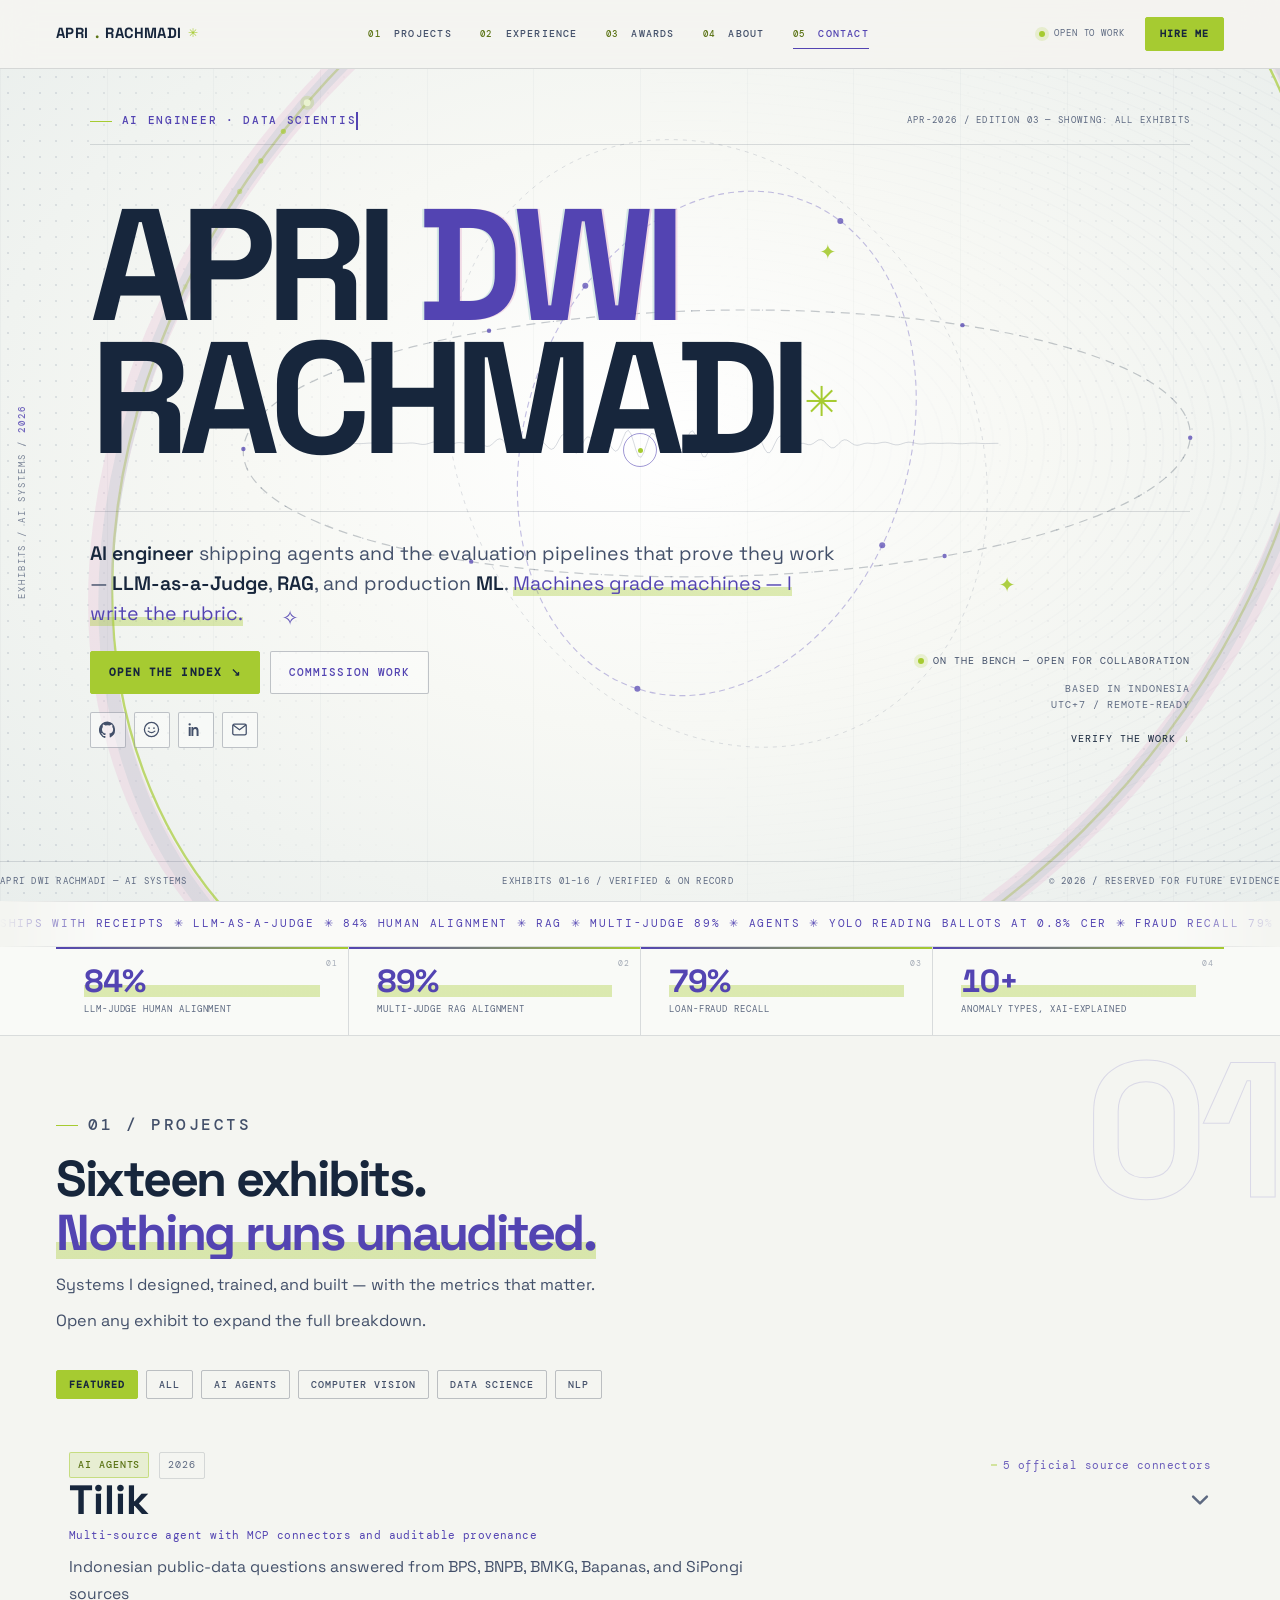
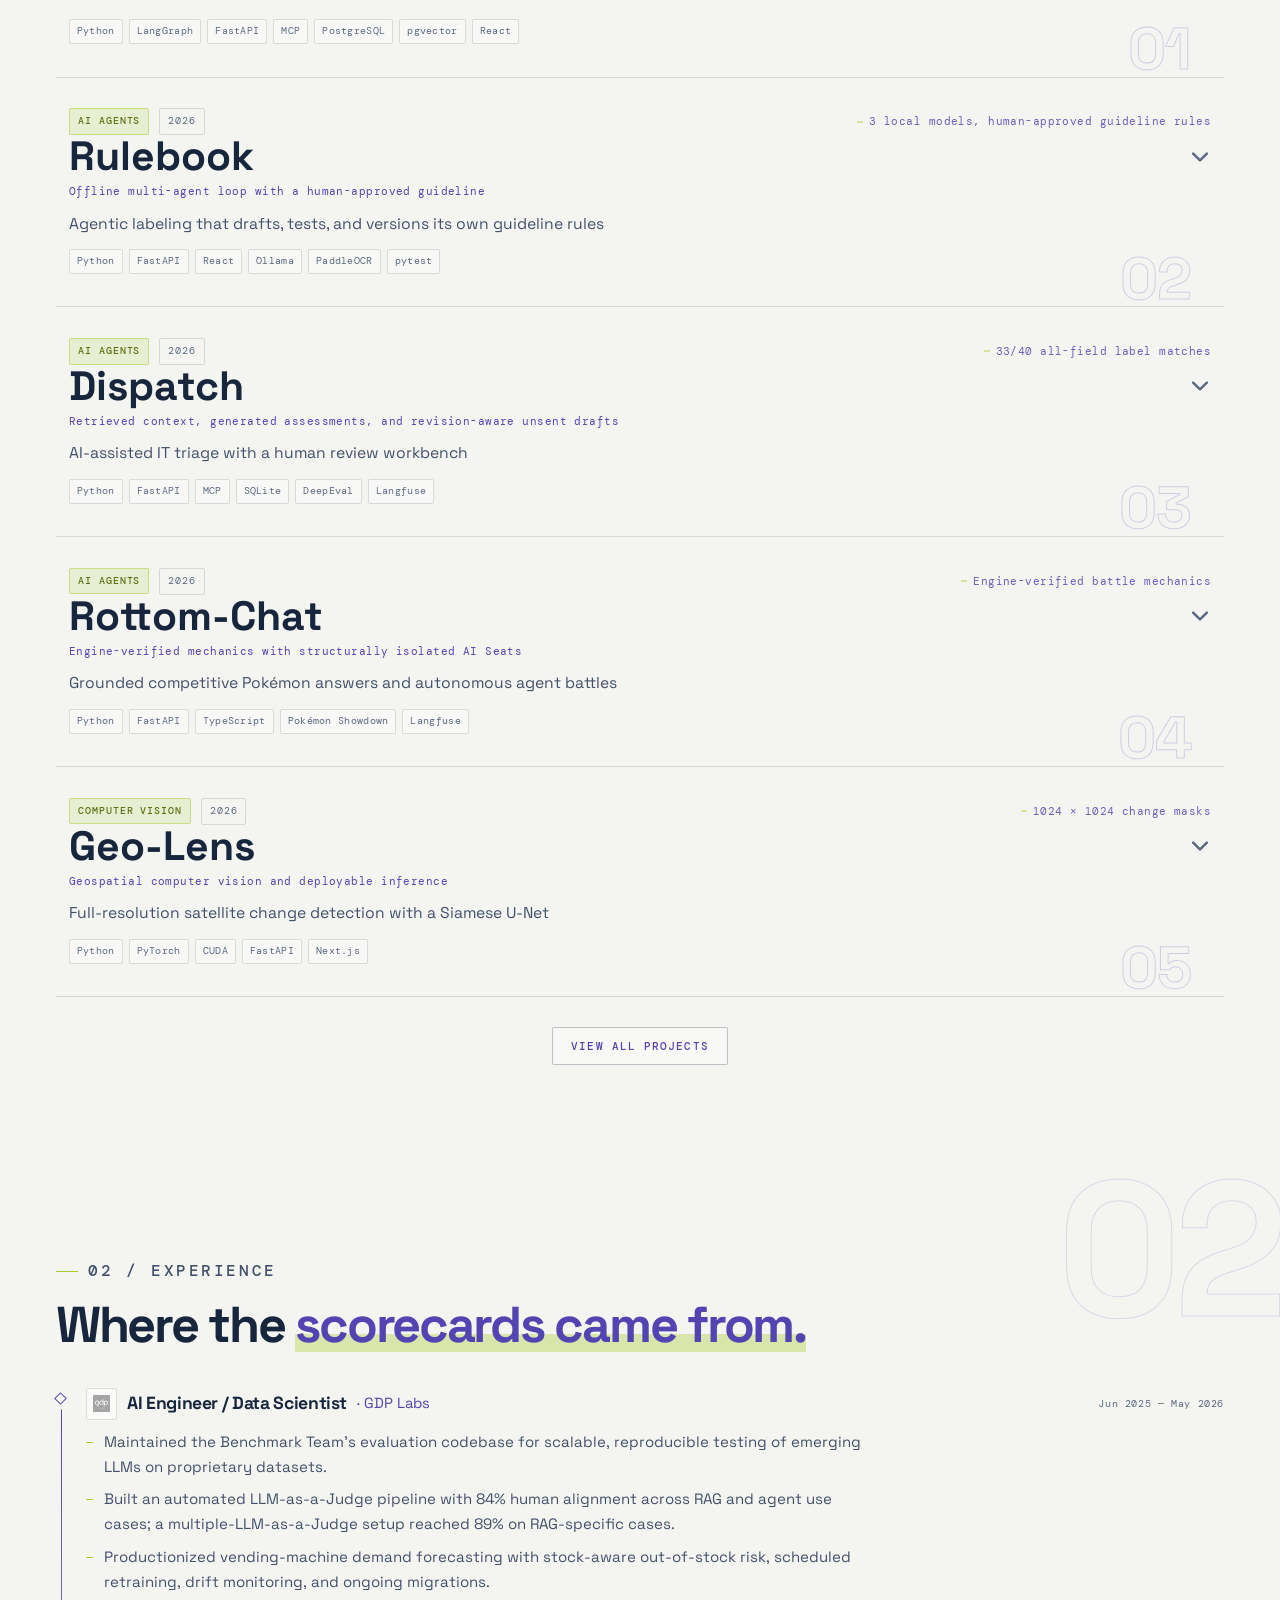
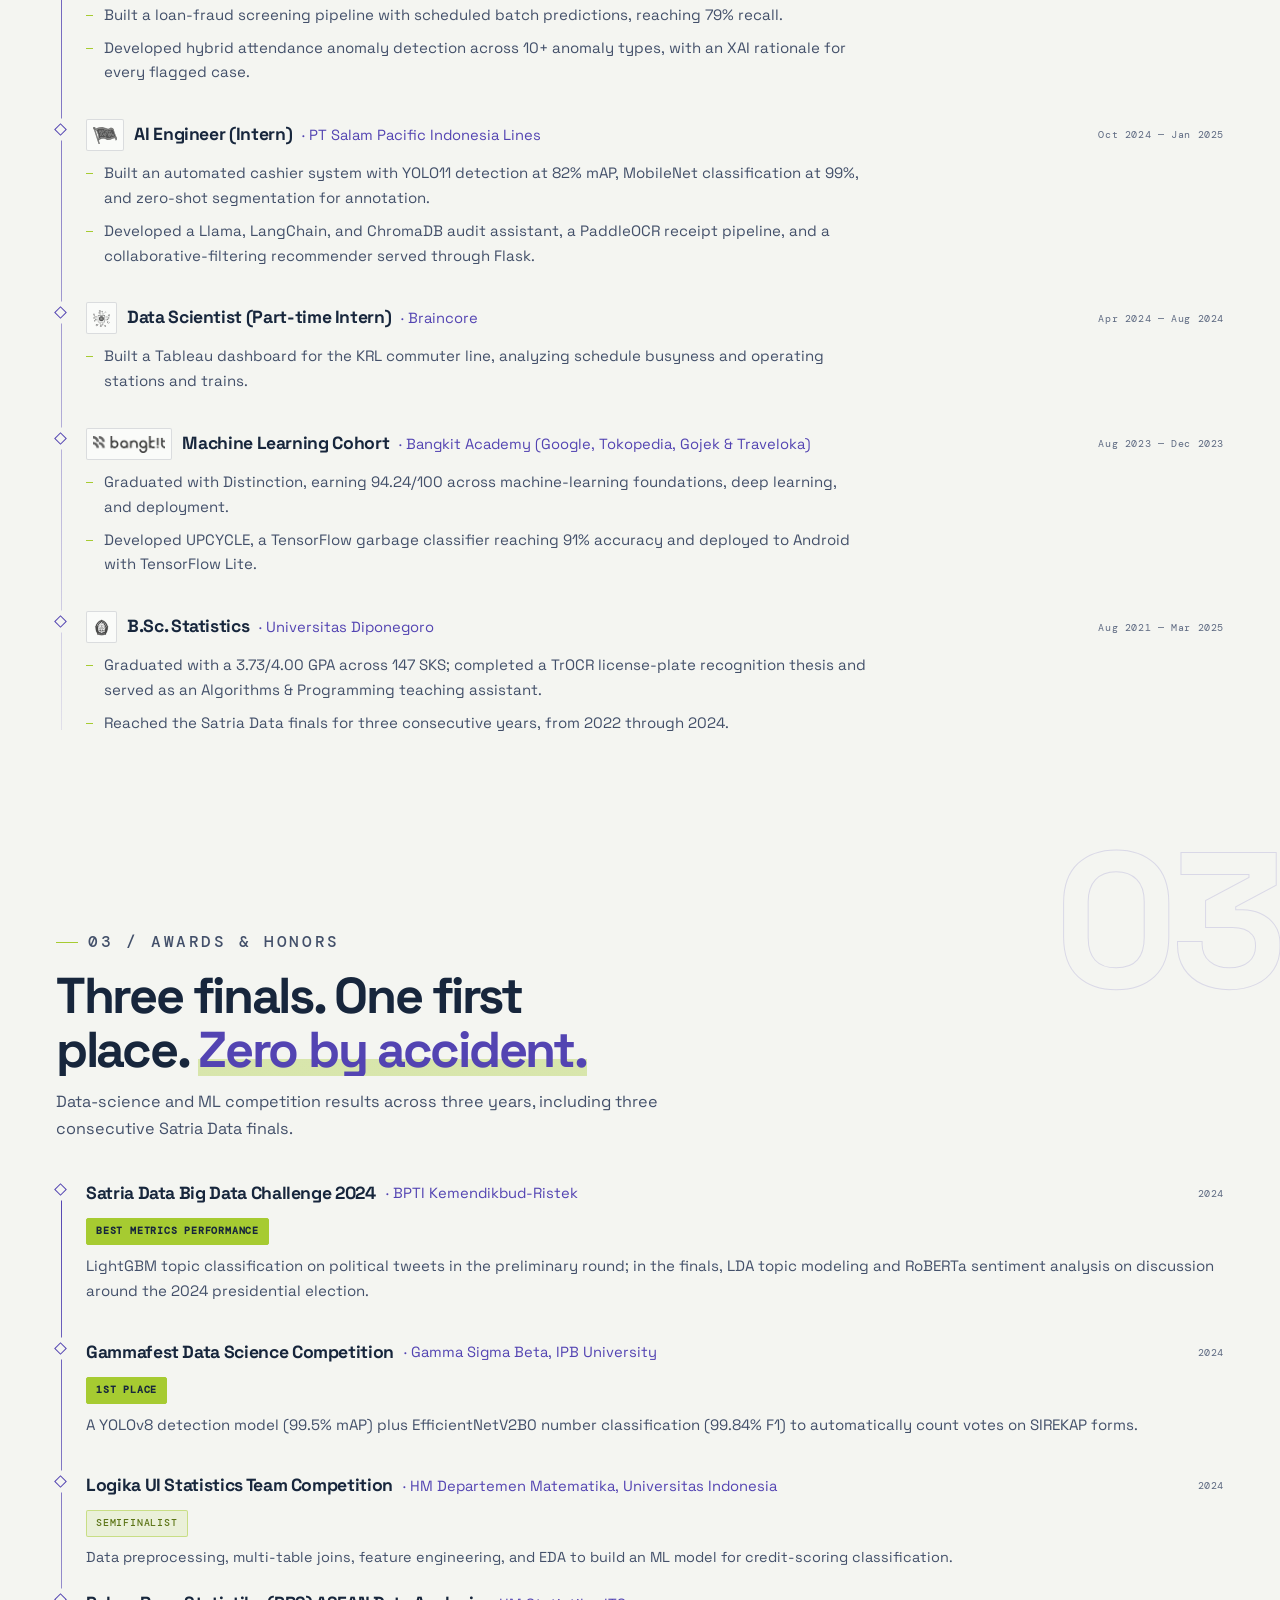
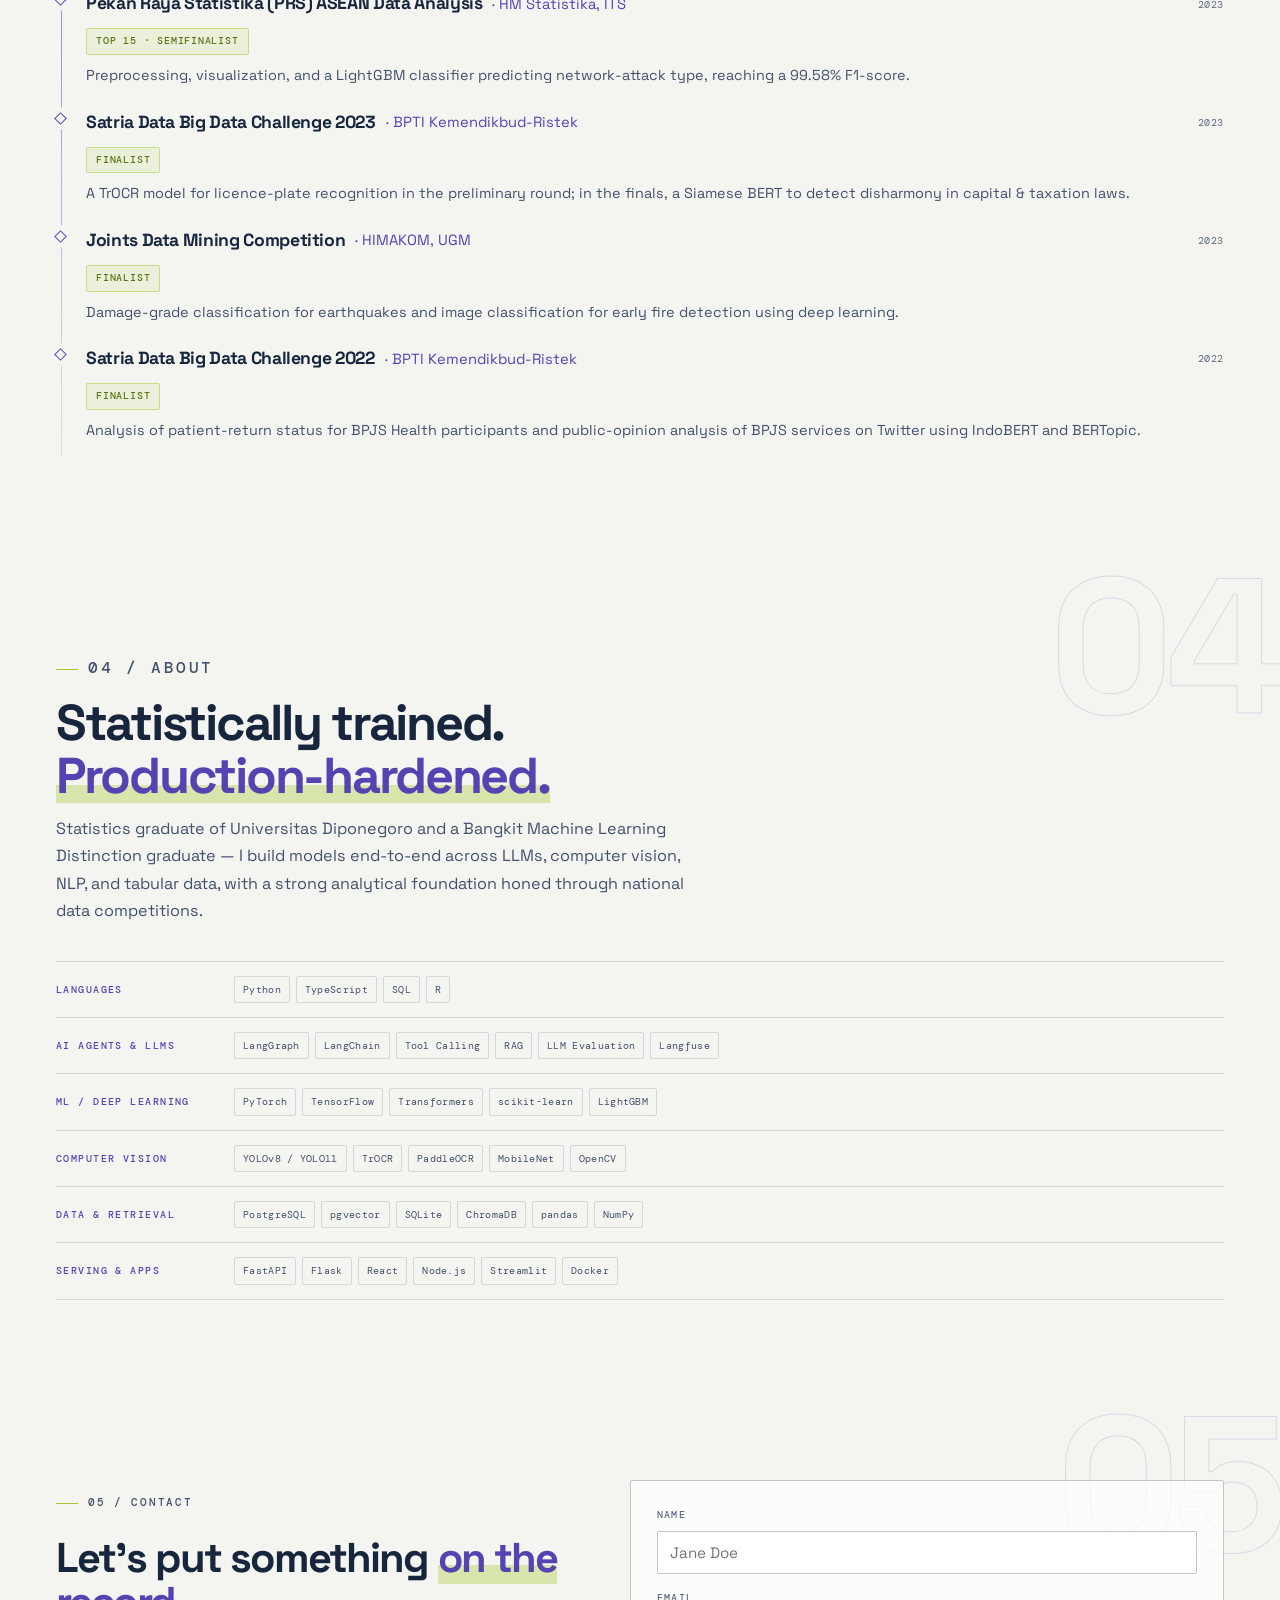
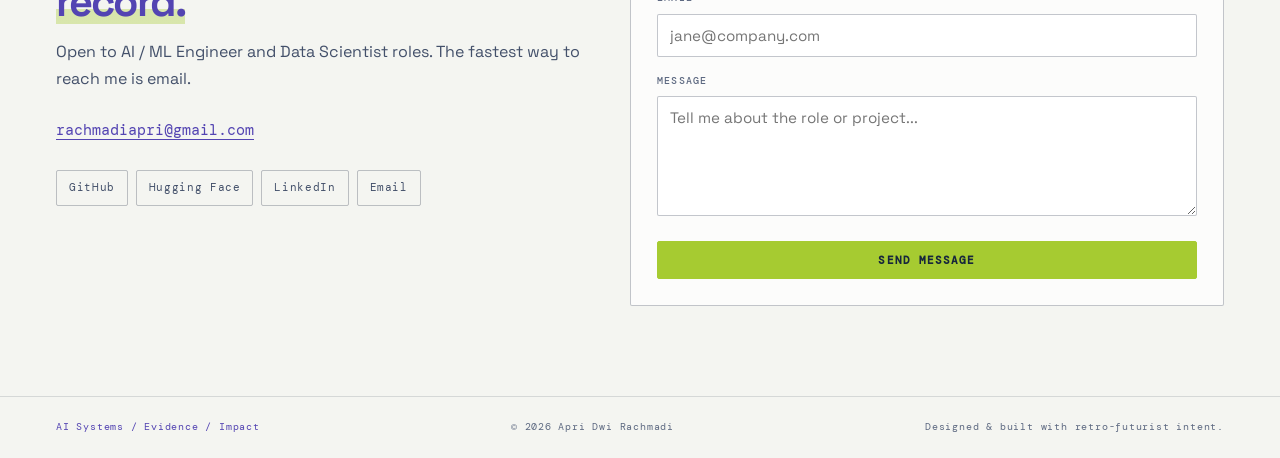
<file: index.html>
<!DOCTYPE html>
<html lang="en">
<head>
  <meta charset="UTF-8" />
  <meta name="viewport" content="width=device-width, initial-scale=1.0" />
  <meta name="theme-color" content="#f4f5f1" />
  <title>Apri Dwi Rachmadi — AI Engineer & Data Scientist</title>
  <script>document.documentElement.classList.add("js");</script>
  <meta name="description" content="AI engineer shipping agents and the evaluation pipelines that prove they work — LLM-as-a-Judge, RAG, and production ML." />
  <link rel="canonical" href="https://aprirachmadi.github.io/" />
  <meta property="og:type" content="website" />
  <meta property="og:site_name" content="Apri Dwi Rachmadi" />
  <meta property="og:url" content="https://aprirachmadi.github.io/" />
  <meta property="og:title" content="Apri Dwi Rachmadi — AI Engineer" />
          <meta property="og:description" content="AI engineer shipping agents and the evaluation pipelines that prove they work — LLM-as-a-Judge, RAG, and production ML. Machines grade machines; I write the rubric." />
  <meta property="og:image" content="https://aprirachmadi.github.io/assets/og-image.png" />
  <meta property="og:image:width" content="1200" />
  <meta property="og:image:height" content="630" />
  <meta property="og:image:alt" content="Apri Dwi Rachmadi — AI Engineer portfolio" />
  <meta name="twitter:card" content="summary_large_image" />
  <meta name="twitter:title" content="Apri Dwi Rachmadi — AI Engineer" />
  <meta name="twitter:description" content="AI engineer shipping agents and the evaluation pipelines that prove they work — LLM-as-a-Judge, RAG, and production ML. Machines grade machines; I write the rubric." />
  <meta name="twitter:image" content="https://aprirachmadi.github.io/assets/og-image.png" />
  <link rel="icon" type="image/jpeg" href="assets/site-icon.jpg" />
  <link rel="apple-touch-icon" href="assets/site-icon.jpg" />
  <link rel="preconnect" href="https://fonts.googleapis.com" />
  <link rel="preconnect" href="https://fonts.gstatic.com" crossorigin />
  <link href="https://fonts.googleapis.com/css2?family=DM+Mono:wght@400;500&family=Space+Grotesk:wght@300;400;500;600;700&display=swap" rel="stylesheet" />
  <link rel="stylesheet" href="site.css" />
  <noscript>
    <style>
      .reveal { opacity: 1; transform: none; transition: none; }
      .proj-filters, .view-all-wrap { display: none; }
    </style>
  </noscript>
</head>
<body>
  <!-- INTRO / BOOT SEQUENCE (masks load; removed by site.js, hidden for no-JS & reduced-motion) -->
  <div class="intro" id="intro" aria-hidden="true">
    <span class="intro__head mono">Apri Dwi Rachmadi — folio 03 / 16 exhibits</span>
    <div class="intro__inner">
      <span class="intro__count mono" id="introCount">000</span>
      <span class="intro__bar"><i id="introBar"></i></span>
    </div>
  </div>

  <!-- SIGNATURE CURSOR -->
  <div class="cursor" id="cursor" aria-hidden="true">
    <div class="cursor__ring"></div>
    <div class="cursor__dot"></div>
    <span class="cursor__label mono" id="cursorLabel">Open</span>
  </div>

  <!-- NAV -->
  <header class="nav">
    <div class="wrap nav__inner">
      <a class="nav__brand" href="#top">apri<b>.</b>rachmadi<span class="nav__mark" aria-hidden="true">✳</span></a>
      <nav class="nav__links" aria-label="Primary">
        <a href="#projects"><span>01</span> Projects</a>
        <a href="#experience"><span>02</span> Experience</a>
        <a href="#awards"><span>03</span> Awards</a>
        <a href="#about"><span>04</span> About</a>
        <a href="#contact"><span>05</span> Contact</a>
      </nav>
      <div class="nav__end">
        <span class="nav__status mono"><span class="dot"></span>Open to work</span>
        <a class="btn nav__cta" href="#contact">Hire me</a>
      </div>
    </div>
  </header>

  <main id="top">
    <!-- HERO -->
    <section class="hero">
      <canvas id="particleCanvas" aria-hidden="true"></canvas>
      <div class="hero__grid" aria-hidden="true"><i></i><i></i><i></i><i></i><i></i><i></i><i></i><i></i><i></i><i></i><i></i><i></i></div>
      <span class="hero__spark hero__spark--1" aria-hidden="true">✦</span>
      <span class="hero__spark hero__spark--2" aria-hidden="true">✧</span>
      <span class="hero__spark hero__spark--3" aria-hidden="true">✦</span>
      <span class="hero__vertical mono" aria-hidden="true">Exhibits / AI systems / <b id="exhibitYear">2026</b></span>

      <div class="wrap hero__inner">
        <div class="hero__topline reveal">
          <p class="eyebrow typewriter" data-text="AI Engineer · Data Scientist">AI Engineer · Data Scientist</p>
          <span class="hero__fig mono">APR-2026 / EDITION 03 — SHOWING: ALL EXHIBITS</span>
        </div>

        <h1 class="hero__title" aria-label="Apri Dwi Rachmadi">
          <span class="hero__title-line mask" aria-hidden="true"><span class="mask__inner">Apri <em>Dwi</em></span></span>
          <span class="hero__title-line mask" aria-hidden="true"><span class="mask__inner">Rachmadi<span class="hero__star" aria-hidden="true">✳</span></span></span>
        </h1>

        <div class="hero__body">
          <div class="hero__intro mask reveal" >
            <div class="mask__inner">
              <p class="hero__tag">
                <b>AI engineer</b> shipping agents and the evaluation pipelines
                that prove they work — <b>LLM-as-a-Judge</b>, <b>RAG</b>, and
                production <b>ML</b>. <span class="grad-text">Machines grade machines — I write the rubric.</span>
              </p>
              <div class="hero__cta">
                <a class="btn btn--primary" href="#projects">Open the Index <span aria-hidden="true">↘</span></a>
                <a class="btn" href="#contact">Commission Work</a>
              </div>
              <div class="hero__socials" aria-label="Social links">
                <a href="https://github.com/aprirachmadi" target="_blank" rel="noopener" aria-label="GitHub" title="GitHub">
                  <svg viewBox="0 0 24 24" aria-hidden="true"><path d="M12 .6a12 12 0 0 0-3.8 23.4c.6.1.8-.3.8-.6v-2.2c-3.3.7-4-1.6-4-1.6-.5-1.4-1.3-1.7-1.3-1.7-1.1-.8.1-.8.1-.8 1.2.1 1.8 1.2 1.8 1.2 1.1 1.8 2.8 1.3 3.5 1 .1-.8.4-1.3.7-1.6-2.7-.3-5.5-1.4-5.5-6a4.7 4.7 0 0 1 1.2-3.3c-.1-.3-.5-1.6.1-3.3 0 0 1-.3 3.4 1.3a11.6 11.6 0 0 1 6.2 0c2.4-1.6 3.4-1.3 3.4-1.3.6 1.7.2 3 .1 3.3a4.7 4.7 0 0 1 1.2 3.3c0 4.6-2.8 5.7-5.5 6 .4.3.7 1 .7 2v3c0 .3.2.7.8.6A12 12 0 0 0 12 .6Z"/></svg>
                </a>
                <a href="https://huggingface.co/rachmadiapri" target="_blank" rel="noopener" aria-label="Hugging Face" title="Hugging Face">
                  <svg viewBox="0 0 24 24" aria-hidden="true"><circle cx="12" cy="12" r="10" fill="none" stroke="currentColor" stroke-width="1.8"/><circle cx="8.5" cy="10" r="1.2" fill="currentColor"/><circle cx="15.5" cy="10" r="1.2" fill="currentColor"/><path d="M7.2 14.2c2.8 2.7 6.8 2.7 9.6 0" fill="none" stroke="currentColor" stroke-width="1.6" stroke-linecap="round"/></svg>
                </a>
                <a href="https://www.linkedin.com/in/apri-rachmadi/" target="_blank" rel="noopener" aria-label="LinkedIn" title="LinkedIn">
                  <svg viewBox="0 0 24 24" aria-hidden="true"><path d="M5.2 8.3H2.4V21h2.8V8.3ZM3.8 3A1.7 1.7 0 1 0 3.8 6.4 1.7 1.7 0 0 0 3.8 3ZM9 8.3H6.3V21H9v-6.3c0-1.7.3-3.3 2.4-3.3s2.1 1.9 2.1 3.4V21h2.8v-6.8c0-3.3-.7-5.8-4.2-5.8-1.7 0-2.8.9-3.2 1.7h-.1V8.3Z"/></svg>
                </a>
                <a href="mailto:rachmadiapri@gmail.com" aria-label="Email" title="Email">
                  <svg viewBox="0 0 24 24" aria-hidden="true"><rect x="2.5" y="4.5" width="19" height="15" rx="2" fill="none" stroke="currentColor" stroke-width="1.8"/><path d="m3.5 6 8.5 6.4L20.5 6" fill="none" stroke="currentColor" stroke-width="1.8" stroke-linecap="round" stroke-linejoin="round"/></svg>
                </a>
              </div>
            </div>
          </div>

          <div class="hero__side mono reveal">
            <span class="status-line"><span class="dot"></span>On the bench — open for collaboration</span>
            <span class="hero__side-meta">Based in Indonesia<br>UTC+7 / Remote-ready</span>
            <a class="hero__scroll" href="#projects"><span>Verify the work</span><b>↓</b></a>
          </div>
        </div>
      </div>

      <div class="hero__bottom">
        <div class="wrap hero__bottom-inner mono">
          <span>Apri Dwi Rachmadi — AI Systems</span>
          <span>Exhibits 01–16 / verified &amp; on record</span>
          <span>© 2026 / reserved for future evidence</span>
        </div>
      </div>
    </section>

    <!-- MARQUEE -->
    <div class="marquee mono" aria-hidden="true">
      <div class="marquee__track">
        <span class="marquee__row">Ships with receipts ✳ LLM-as-a-Judge ✳ 84% human alignment ✳ RAG ✳ multi-judge 89% ✳ agents ✳ yolo reading ballots at 0.8% CER ✳ fraud recall 79% ✳&nbsp;</span>
        <span class="marquee__row">Ships with receipts ✳ LLM-as-a-Judge ✳ 84% human alignment ✳ RAG ✳ multi-judge 89% ✳ agents ✳ yolo reading ballots at 0.8% CER ✳ fraud recall 79% ✳&nbsp;</span>
      </div>
    </div>

    <!-- STATS / VERIFIED LEDGER -->
    <div class="stats-band">
      <div class="wrap">
        <div class="stats reveal">
          <div class="stat"><div class="stat__num grad-text" data-count="84" data-suffix="%">84%</div><div class="stat__label">LLM-judge human alignment</div></div>
          <div class="stat"><div class="stat__num grad-text" data-count="89" data-suffix="%">89%</div><div class="stat__label">Multi-judge RAG alignment</div></div>
          <div class="stat"><div class="stat__num grad-text" data-count="79" data-suffix="%">79%</div><div class="stat__label">Loan-fraud recall</div></div>
          <div class="stat"><div class="stat__num grad-text" data-count="10" data-suffix="+">10+</div><div class="stat__label">Anomaly types, XAI-explained</div></div>
        </div>
      </div>
    </div>

    <!-- PROJECTS -->
    <section id="projects" data-index="01">
      <div class="wrap">
        <div class="section-head reveal">
          <p class="eyebrow">01 / Projects</p>
          <h2><span class="mask"><span class="mask__inner">Sixteen exhibits. <span class="grad-text">Nothing runs unaudited.</span></span></span></h2>
          <p>Systems I designed, trained, and built — with the metrics that matter.</p>
          <p>Open any exhibit to expand the full breakdown.</p>
        </div>

        <div class="proj-filters reveal" id="projectFilters"></div>
        <div class="projects" id="projectGrid">
          <!-- Static copy of PROJECTS in site.js for crawlers and no-JS readers; site.js replaces it.
               Keep in sync: node tests/static-projects-sync.cjs -->
          <article class="project project--static reveal">
            <div class="project__top"><span class="project__tag">AI Agents</span><span class="project__year">2026</span><span class="project__metric">5 official source connectors</span></div>
            <h3 class="project__title">Tilik</h3>
            <p class="project__desc">Indonesian public-data questions answered from BPS, BNPB, BMKG, Bapanas, and SiPongi sources</p>
            <div class="project__actions"><a class="btn" href="projects/tilik-agent/">Read case study</a><a class="btn" href="https://github.com/aprirachmadi/tilik-agent" target="_blank" rel="noopener">GitHub Repository</a><a class="btn" href="https://tilikagent.frhvn.my.id/" target="_blank" rel="noopener">Live Demo</a></div>
          </article>
          <article class="project project--static reveal">
            <div class="project__top"><span class="project__tag">AI Agents</span><span class="project__year">2026</span><span class="project__metric">3 local models, human-approved guideline rules</span></div>
            <h3 class="project__title">Rulebook</h3>
            <p class="project__desc">Agentic labeling that drafts, tests, and versions its own guideline rules</p>
            <div class="project__actions"><a class="btn" href="projects/rulebook/">Read case study</a><a class="btn" href="https://github.com/aprirachmadi/rulebook" target="_blank" rel="noopener">GitHub Repository</a></div>
          </article>
          <article class="project project--static reveal">
            <div class="project__top"><span class="project__tag">AI Agents</span><span class="project__year">2026</span><span class="project__metric">33/40 all-field label matches</span></div>
            <h3 class="project__title">Dispatch</h3>
            <p class="project__desc">AI-assisted IT triage with a human review workbench</p>
            <div class="project__actions"><a class="btn" href="projects/dispatch/">Read case study</a><a class="btn" href="https://github.com/aprirachmadi/dispatch" target="_blank" rel="noopener">GitHub Repository</a></div>
          </article>
          <article class="project project--static reveal">
            <div class="project__top"><span class="project__tag">AI Agents</span><span class="project__year">2026</span><span class="project__metric">Engine-verified battle mechanics</span></div>
            <h3 class="project__title">Rottom-Chat</h3>
            <p class="project__desc">Grounded competitive Pokémon answers and autonomous agent battles</p>
            <div class="project__actions"><a class="btn" href="https://github.com/aprirachmadi/rottom-chat" target="_blank" rel="noopener">GitHub Repository</a></div>
          </article>
          <article class="project project--static reveal">
            <div class="project__top"><span class="project__tag">Computer Vision</span><span class="project__year">2026</span><span class="project__metric">1024 × 1024 change masks</span></div>
            <h3 class="project__title">Geo-Lens</h3>
            <p class="project__desc">Full-resolution satellite change detection with a Siamese U-Net</p>
            <div class="project__actions"><a class="btn" href="projects/geo-lens/">Read case study</a><a class="btn" href="https://github.com/aprirachmadi/geo-lens" target="_blank" rel="noopener">GitHub Repository</a><a class="btn" href="https://geo-lens-urban.rachmadiapri.workers.dev/" target="_blank" rel="noopener">Live Demo</a></div>
          </article>
          <article class="project project--static reveal">
            <div class="project__top"><span class="project__tag">Data Science</span><span class="project__year">2026</span><span class="project__metric">Twice-daily automated digests</span></div>
            <h3 class="project__title">Ingfo-Loker</h3>
            <p class="project__desc">AI job discovery, ranking, and proposal drafting on autopilot</p>
            <div class="project__actions"><a class="btn" href="https://github.com/aprirachmadi/ingfo-loker" target="_blank" rel="noopener">GitHub Repository</a></div>
          </article>
          <article class="project project--static reveal">
            <div class="project__top"><span class="project__tag">NLP</span><span class="project__year">2026</span><span class="project__metric">6 swappable STT providers</span></div>
            <h3 class="project__title">Recall</h3>
            <p class="project__desc">Lecture recordings turned into searchable study material</p>
            <div class="project__actions"><a class="btn" href="https://github.com/aprirachmadi/recall-learning" target="_blank" rel="noopener">GitHub Repository</a></div>
          </article>
          <article class="project project--static reveal">
            <div class="project__top"><span class="project__tag">Data Science</span><span class="project__year">2026</span><span class="project__metric">41 × 41 precipitation grid</span></div>
            <h3 class="project__title">Satellite Imagery Precipitation Nowcasting</h3>
            <p class="project__desc">Precipitation estimates from geostationary satellite imagery</p>
            <div class="project__actions"><a class="btn" href="https://github.com/aprirachmadi/satellite-imagery-precipitation-nowcasting" target="_blank" rel="noopener">GitHub Repository</a></div>
          </article>
          <article class="project project--static reveal">
            <div class="project__top"><span class="project__tag">Computer Vision</span><span class="project__year">2024</span><span class="project__metric">0.8% CER</span></div>
            <h3 class="project__title">Vote Detection on SIREKAP Forms</h3>
            <p class="project__desc">YOLOv8 + TrOCR pipeline reading 2024 election tally forms</p>
            <div class="project__actions"><a class="btn" href="https://github.com/aprirachmadi/sirekap-ocr" target="_blank" rel="noopener">GitHub Repository</a><a class="btn" href="https://sirekap-ocr-pemilu2024.streamlit.app/" target="_blank" rel="noopener">Live Demo</a></div>
          </article>
          <article class="project project--static reveal">
            <div class="project__top"><span class="project__tag">NLP</span><span class="project__year">2023</span><span class="project__metric">99% accuracy</span></div>
            <h3 class="project__title">Indonesian Political Hoax Detection</h3>
            <p class="project__desc">IndoBERT NLP model flagging political misinformation</p>
            <div class="project__actions"><a class="btn" href="https://github.com/aprirachmadi/Indonesian-Political-News-Hoax" target="_blank" rel="noopener">GitHub Repository</a></div>
          </article>
          <article class="project project--static reveal">
            <div class="project__top"><span class="project__tag">Computer Vision</span><span class="project__metric">90% accuracy</span></div>
            <h3 class="project__title">Fire &amp; Smoke Classification</h3>
            <p class="project__desc">Vision Transformer classifier robust to noisy imagery</p>
            <div class="project__actions"><a class="btn" href="https://github.com/aprirachmadi" target="_blank" rel="noopener">GitHub Repository</a></div>
          </article>
          <article class="project project--static reveal">
            <div class="project__top"><span class="project__tag">Data Science</span><span class="project__year">2023</span><span class="project__metric">88.6% F1-macro</span></div>
            <h3 class="project__title">Network Intrusion Detection (NIDS)</h3>
            <p class="project__desc">LightGBM classifier on the CIC-IDS 2017 dataset</p>
            <div class="project__actions"><a class="btn" href="https://www.canva.com/design/DAFzwdGqk9I/Gm2wSNS3_8p36L63YsCU2Q/edit" target="_blank" rel="noopener">Presentation</a></div>
          </article>
          <article class="project project--static reveal">
            <div class="project__top"><span class="project__tag">Computer Vision</span></div>
            <h3 class="project__title">Vehicle Detection &amp; Counting</h3>
            <p class="project__desc">Multi-gate vehicle tracking &amp; counting with YOLOv8</p>
            <div class="project__actions"><a class="btn" href="https://github.com/aprirachmadi/VehicleCounting" target="_blank" rel="noopener">GitHub Repository</a></div>
          </article>
          <article class="project project--static reveal">
            <div class="project__top"><span class="project__tag">Data Science</span><span class="project__year">2024</span><span class="project__metric">R² 0.99</span></div>
            <h3 class="project__title">Carbon Emission Prediction</h3>
            <p class="project__desc">Random-forest regression on fuel-consumption data</p>
            <div class="project__actions"><a class="btn" href="https://github.com/aprirachmadi/carbon-emission" target="_blank" rel="noopener">GitHub Repository</a></div>
          </article>
          <article class="project project--static reveal">
            <div class="project__top"><span class="project__tag">Computer Vision</span><span class="project__year">2025</span><span class="project__metric">88% accuracy</span></div>
            <h3 class="project__title">Garbage Classification Web App</h3>
            <p class="project__desc">Streamlit app sorting organic vs. anorganic waste</p>
            <div class="project__actions"><a class="btn" href="https://github.com/aprirachmadi/klasifikasi-sampah-2" target="_blank" rel="noopener">GitHub Repository</a><a class="btn" href="https://klasifikasi-sampah-2.streamlit.app/" target="_blank" rel="noopener">Live Demo</a></div>
          </article>
          <article class="project project--static reveal">
            <div class="project__top"><span class="project__tag">Data Science</span><span class="project__year">2025</span></div>
            <h3 class="project__title">Golden Section Search Optimization</h3>
            <p class="project__desc">Optimizing Holt's double exponential smoothing</p>
            <div class="project__actions"><a class="btn" href="https://github.com/aprirachmadi/Optimization-Methods" target="_blank" rel="noopener">GitHub Repository</a></div>
          </article>
        </div>
        <div class="view-all-wrap">
          <button class="btn" id="viewAllBtn" type="button">View all projects</button>
        </div>
      </div>
    </section>

    <!-- EXPERIENCE -->
    <section id="experience" data-index="02">
      <div class="wrap">
        <div class="section-head reveal">
          <p class="eyebrow">02 / Experience</p>
          <h2><span class="mask"><span class="mask__inner">Where the <span class="grad-text">scorecards came from.</span></span></span></h2>
        </div>

        <div class="timeline">
          <div class="tl-item reveal">
            <div class="tl-item__head">
              <span class="tl-stamp" aria-hidden="true"><img class="tl-stamp__logo" src="assets/logos/gdplabs.png" alt="" width="30" height="30" loading="lazy"></span>
              <span class="tl-item__role">AI Engineer / Data Scientist</span>
              <span class="tl-item__co">· GDP Labs</span>
              <span class="tl-item__date">Jun 2025 — May 2026</span>
            </div>
            <ul class="tl-item__list">
              <li>Maintained the Benchmark Team's evaluation codebase for scalable, reproducible testing of emerging LLMs on proprietary datasets.</li>
              <li>Built an automated LLM-as-a-Judge pipeline with 84% human alignment across RAG and agent use cases; a multiple-LLM-as-a-Judge setup reached 89% on RAG-specific cases.</li>
              <li>Productionized vending-machine demand forecasting with stock-aware out-of-stock risk, scheduled retraining, drift monitoring, and ongoing migrations.</li>
              <li>Built a loan-fraud screening pipeline with scheduled batch predictions, reaching 79% recall.</li>
              <li>Developed hybrid attendance anomaly detection across 10+ anomaly types, with an XAI rationale for every flagged case.</li>
            </ul>
          </div>
          <div class="tl-item reveal">
            <div class="tl-item__head">
              <span class="tl-stamp" aria-hidden="true"><img class="tl-stamp__logo" src="assets/logos/spil.svg" alt="" width="30" height="30" loading="lazy"></span>
              <span class="tl-item__role">AI Engineer (Intern)</span>
              <span class="tl-item__co">· PT Salam Pacific Indonesia Lines</span>
              <span class="tl-item__date">Oct 2024 — Jan 2025</span>
            </div>
            <ul class="tl-item__list">
              <li>Built an automated cashier system with YOLO11 detection at 82% mAP, MobileNet classification at 99%, and zero-shot segmentation for annotation.</li>
              <li>Developed a Llama, LangChain, and ChromaDB audit assistant, a PaddleOCR receipt pipeline, and a collaborative-filtering recommender served through Flask.</li>
            </ul>
          </div>
          <div class="tl-item reveal">
            <div class="tl-item__head">
              <span class="tl-stamp" aria-hidden="true"><img class="tl-stamp__logo" src="assets/logos/braincore.png" alt="" width="30" height="30" loading="lazy"></span>
              <span class="tl-item__role">Data Scientist (Part-time Intern)</span>
              <span class="tl-item__co">· Braincore</span>
              <span class="tl-item__date">Apr 2024 — Aug 2024</span>
            </div>
            <ul class="tl-item__list">
              <li>Built a Tableau dashboard for the KRL commuter line, analyzing schedule busyness and operating stations and trains.</li>
            </ul>
          </div>
          <div class="tl-item reveal">
            <div class="tl-item__head">
              <span class="tl-stamp" aria-hidden="true"><img class="tl-stamp__logo" src="assets/logos/bangkit.png" alt="" width="30" height="30" loading="lazy"></span>
              <span class="tl-item__role">Machine Learning Cohort</span>
              <span class="tl-item__co">· Bangkit Academy (Google, Tokopedia, Gojek &amp; Traveloka)</span>
              <span class="tl-item__date">Aug 2023 — Dec 2023</span>
            </div>
            <ul class="tl-item__list">
              <li>Graduated with Distinction, earning 94.24/100 across machine-learning foundations, deep learning, and deployment.</li>
              <li>Developed UPCYCLE, a TensorFlow garbage classifier reaching 91% accuracy and deployed to Android with TensorFlow Lite.</li>
            </ul>
          </div>
          <div class="tl-item reveal">
            <div class="tl-item__head">
              <span class="tl-stamp" aria-hidden="true"><img class="tl-stamp__logo" src="assets/logos/undip.png" alt="" width="30" height="30" loading="lazy"></span>
              <span class="tl-item__role">B.Sc. Statistics</span>
              <span class="tl-item__co">· Universitas Diponegoro</span>
              <span class="tl-item__date">Aug 2021 — Mar 2025</span>
            </div>
            <ul class="tl-item__list">
              <li>Graduated with a 3.73/4.00 GPA across 147 SKS; completed a TrOCR license-plate recognition thesis and served as an Algorithms &amp; Programming teaching assistant.</li>
              <li>Reached the Satria Data finals for three consecutive years, from 2022 through 2024.</li>
            </ul>
          </div>
        </div>
      </div>
    </section>

    <!-- AWARDS & HONORS -->
    <section id="awards" data-index="03">
      <div class="wrap">
        <div class="section-head reveal">
          <p class="eyebrow">03 / Awards &amp; Honors</p>
          <h2><span class="mask"><span class="mask__inner">Three finals. One first place. <span class="grad-text">Zero by accident.</span></span></span></h2>
          <p>Data-science and ML competition results across three years, including three consecutive Satria Data finals.</p>
        </div>

        <div class="timeline timeline--compact">
          <div class="tl-item tl-item--featured reveal">
            <div class="tl-item__head">
              <span class="tl-item__role">Satria Data Big Data Challenge 2024</span>
              <span class="tl-item__co">· BPTI Kemendikbud-Ristek</span>
              <span class="tl-item__date">2024</span>
            </div>
            <span class="tl-item__place tl-item__place--gold">Best Metrics Performance</span>
            <p class="tl-item__desc">LightGBM topic classification on political tweets in the preliminary round; in the finals, LDA topic modeling and RoBERTa sentiment analysis on discussion around the 2024 presidential election.</p>
          </div>
          <div class="tl-item tl-item--featured reveal">
            <div class="tl-item__head">
              <span class="tl-item__role">Gammafest Data Science Competition</span>
              <span class="tl-item__co">· Gamma Sigma Beta, IPB University</span>
              <span class="tl-item__date">2024</span>
            </div>
            <span class="tl-item__place tl-item__place--gold">1st Place</span>
            <p class="tl-item__desc">A YOLOv8 detection model (99.5% mAP) plus EfficientNetV2B0 number classification (99.84% F1) to automatically count votes on SIREKAP forms.</p>
          </div>
          <div class="tl-item reveal">
            <div class="tl-item__head">
              <span class="tl-item__role">Logika UI Statistics Team Competition</span>
              <span class="tl-item__co">· HM Departemen Matematika, Universitas Indonesia</span>
              <span class="tl-item__date">2024</span>
            </div>
            <span class="tl-item__place">Semifinalist</span>
            <p class="tl-item__desc">Data preprocessing, multi-table joins, feature engineering, and EDA to build an ML model for credit-scoring classification.</p>
          </div>
          <div class="tl-item reveal">
            <div class="tl-item__head">
              <span class="tl-item__role">Pekan Raya Statistika (PRS) ASEAN Data Analysis</span>
              <span class="tl-item__co">· HM Statistika, ITS</span>
              <span class="tl-item__date">2023</span>
            </div>
            <span class="tl-item__place">Top 15 · Semifinalist</span>
            <p class="tl-item__desc">Preprocessing, visualization, and a LightGBM classifier predicting network-attack type, reaching a 99.58% F1-score.</p>
          </div>
          <div class="tl-item reveal">
            <div class="tl-item__head">
              <span class="tl-item__role">Satria Data Big Data Challenge 2023</span>
              <span class="tl-item__co">· BPTI Kemendikbud-Ristek</span>
              <span class="tl-item__date">2023</span>
            </div>
            <span class="tl-item__place">Finalist</span>
            <p class="tl-item__desc">A TrOCR model for licence-plate recognition in the preliminary round; in the finals, a Siamese BERT to detect disharmony in capital &amp; taxation laws.</p>
          </div>
          <div class="tl-item reveal">
            <div class="tl-item__head">
              <span class="tl-item__role">Joints Data Mining Competition</span>
              <span class="tl-item__co">· HIMAKOM, UGM</span>
              <span class="tl-item__date">2023</span>
            </div>
            <span class="tl-item__place">Finalist</span>
            <p class="tl-item__desc">Damage-grade classification for earthquakes and image classification for early fire detection using deep learning.</p>
          </div>
          <div class="tl-item reveal">
            <div class="tl-item__head">
              <span class="tl-item__role">Satria Data Big Data Challenge 2022</span>
              <span class="tl-item__co">· BPTI Kemendikbud-Ristek</span>
              <span class="tl-item__date">2022</span>
            </div>
            <span class="tl-item__place">Finalist</span>
            <p class="tl-item__desc">Analysis of patient-return status for BPJS Health participants and public-opinion analysis of BPJS services on Twitter using IndoBERT and BERTopic.</p>
          </div>
        </div>
      </div>
    </section>

    <!-- ABOUT / SKILLS -->
    <section id="about" data-index="04">
      <div class="wrap">
        <div class="section-head reveal">
          <p class="eyebrow">04 / About</p>
          <h2><span class="mask"><span class="mask__inner">Statistically trained. <span class="grad-text">Production-hardened.</span></span></span></h2>
          <p>
            Statistics graduate of Universitas Diponegoro and a Bangkit Machine
            Learning Distinction graduate — I build models end-to-end across
            LLMs, computer vision, NLP, and tabular data, with a strong
            analytical foundation honed through national data competitions.
          </p>
        </div>

        <div class="skills-grid">
          <div class="skill-cat reveal">
            <h3>Languages</h3>
            <div class="chips"><span class="chip">Python</span><span class="chip">TypeScript</span><span class="chip">SQL</span><span class="chip">R</span></div>
          </div>
          <div class="skill-cat reveal">
            <h3>AI Agents &amp; LLMs</h3>
            <div class="chips"><span class="chip">LangGraph</span><span class="chip">LangChain</span><span class="chip">Tool Calling</span><span class="chip">RAG</span><span class="chip">LLM Evaluation</span><span class="chip">Langfuse</span></div>
          </div>
          <div class="skill-cat reveal">
            <h3>ML / Deep Learning</h3>
            <div class="chips"><span class="chip">PyTorch</span><span class="chip">TensorFlow</span><span class="chip">Transformers</span><span class="chip">scikit-learn</span><span class="chip">LightGBM</span></div>
          </div>
          <div class="skill-cat reveal">
            <h3>Computer Vision</h3>
            <div class="chips"><span class="chip">YOLOv8 / YOLO11</span><span class="chip">TrOCR</span><span class="chip">PaddleOCR</span><span class="chip">MobileNet</span><span class="chip">OpenCV</span></div>
          </div>
          <div class="skill-cat reveal">
            <h3>Data &amp; Retrieval</h3>
            <div class="chips"><span class="chip">PostgreSQL</span><span class="chip">pgvector</span><span class="chip">SQLite</span><span class="chip">ChromaDB</span><span class="chip">pandas</span><span class="chip">NumPy</span></div>
          </div>
          <div class="skill-cat reveal">
            <h3>Serving &amp; Apps</h3>
            <div class="chips"><span class="chip">FastAPI</span><span class="chip">Flask</span><span class="chip">React</span><span class="chip">Node.js</span><span class="chip">Streamlit</span><span class="chip">Docker</span></div>
          </div>
        </div>
      </div>
    </section>

    <!-- CONTACT -->
    <section id="contact" data-index="05">
      <div class="wrap contact-grid">
        <div class="contact-info reveal">
          <p class="eyebrow">05 / Contact</p>
          <h2><span class="mask"><span class="mask__inner">Let's put something <span class="grad-text">on the record.</span></span></h2>
          <p>Open to AI / ML Engineer and Data Scientist roles. The fastest way to reach me is email.</p>
          <a class="mail" href="mailto:rachmadiapri@gmail.com">rachmadiapri@gmail.com</a>
          <div class="socials">
            <a href="https://github.com/aprirachmadi" target="_blank" rel="noopener">GitHub</a>
            <a href="https://huggingface.co/rachmadiapri" target="_blank" rel="noopener">Hugging Face</a>
            <a href="https://www.linkedin.com/in/apri-rachmadi/" target="_blank" rel="noopener">LinkedIn</a>
            <a href="mailto:rachmadiapri@gmail.com">Email</a>
          </div>
        </div>

        <form class="form reveal" id="contactForm" action="https://formspree.io/f/xpznkgab" method="POST">
          <div class="field">
            <label for="name">Name</label>
            <input id="name" name="name" type="text" placeholder="Jane Doe" required />
          </div>
          <div class="field">
            <label for="email">Email</label>
            <input id="email" name="email" type="email" placeholder="jane@company.com" required />
          </div>
          <div class="field">
            <label for="message">Message</label>
            <textarea id="message" name="message" placeholder="Tell me about the role or project..." required></textarea>
          </div>
          <button class="btn btn--primary form__btn" type="submit">Send message</button>
          <p class="form__ok" id="formOk" role="status" aria-live="polite">Thanks — your message is on its way. I'll get back to you shortly.</p>
        </form>
      </div>
    </section>
  </main>

  <footer class="footer">
    <div class="wrap footer__inner">
      <span class="footer__fig">AI Systems / Evidence / Impact</span>
      <span>© 2026 Apri Dwi Rachmadi</span>
      <span>Designed &amp; built with retro-futurist intent.</span>
    </div>
  </footer>

  <script src="site.js?v=evidence-precession-20261106"></script>
</body>
</html>
</file>
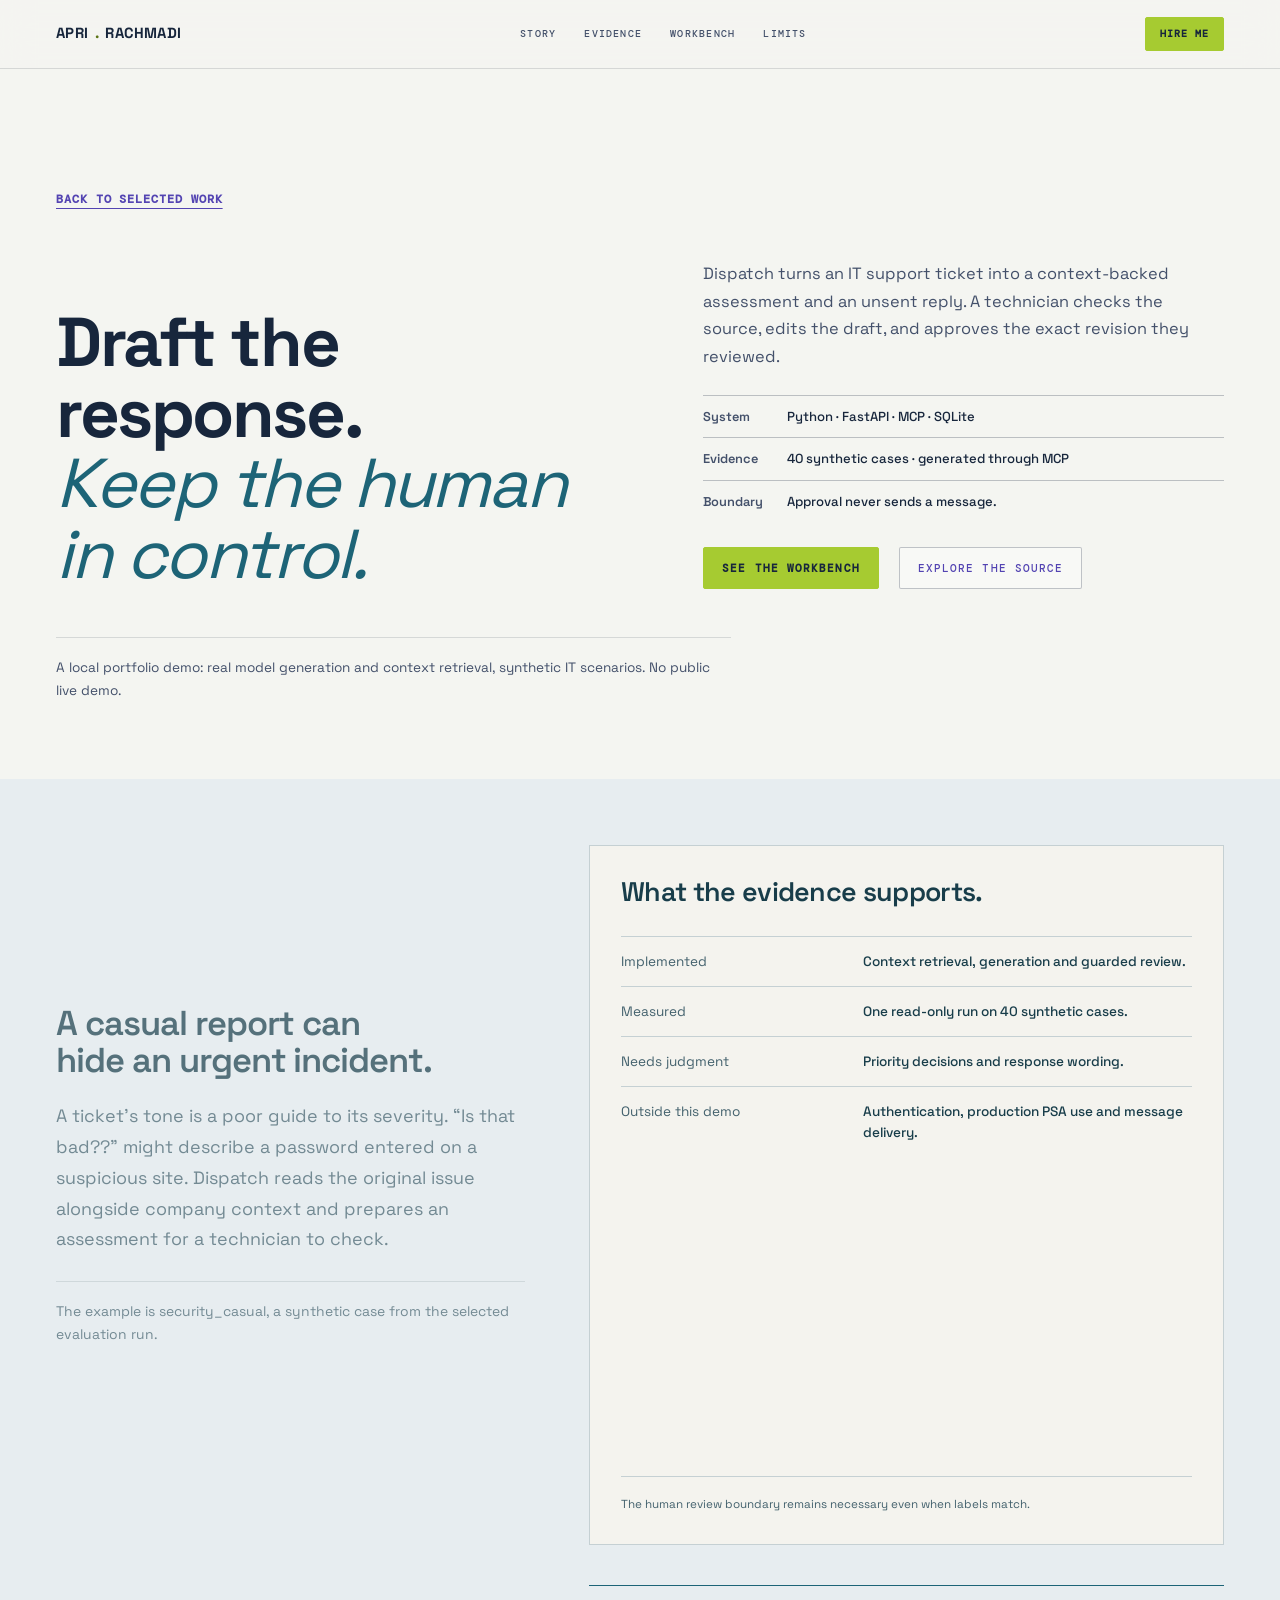
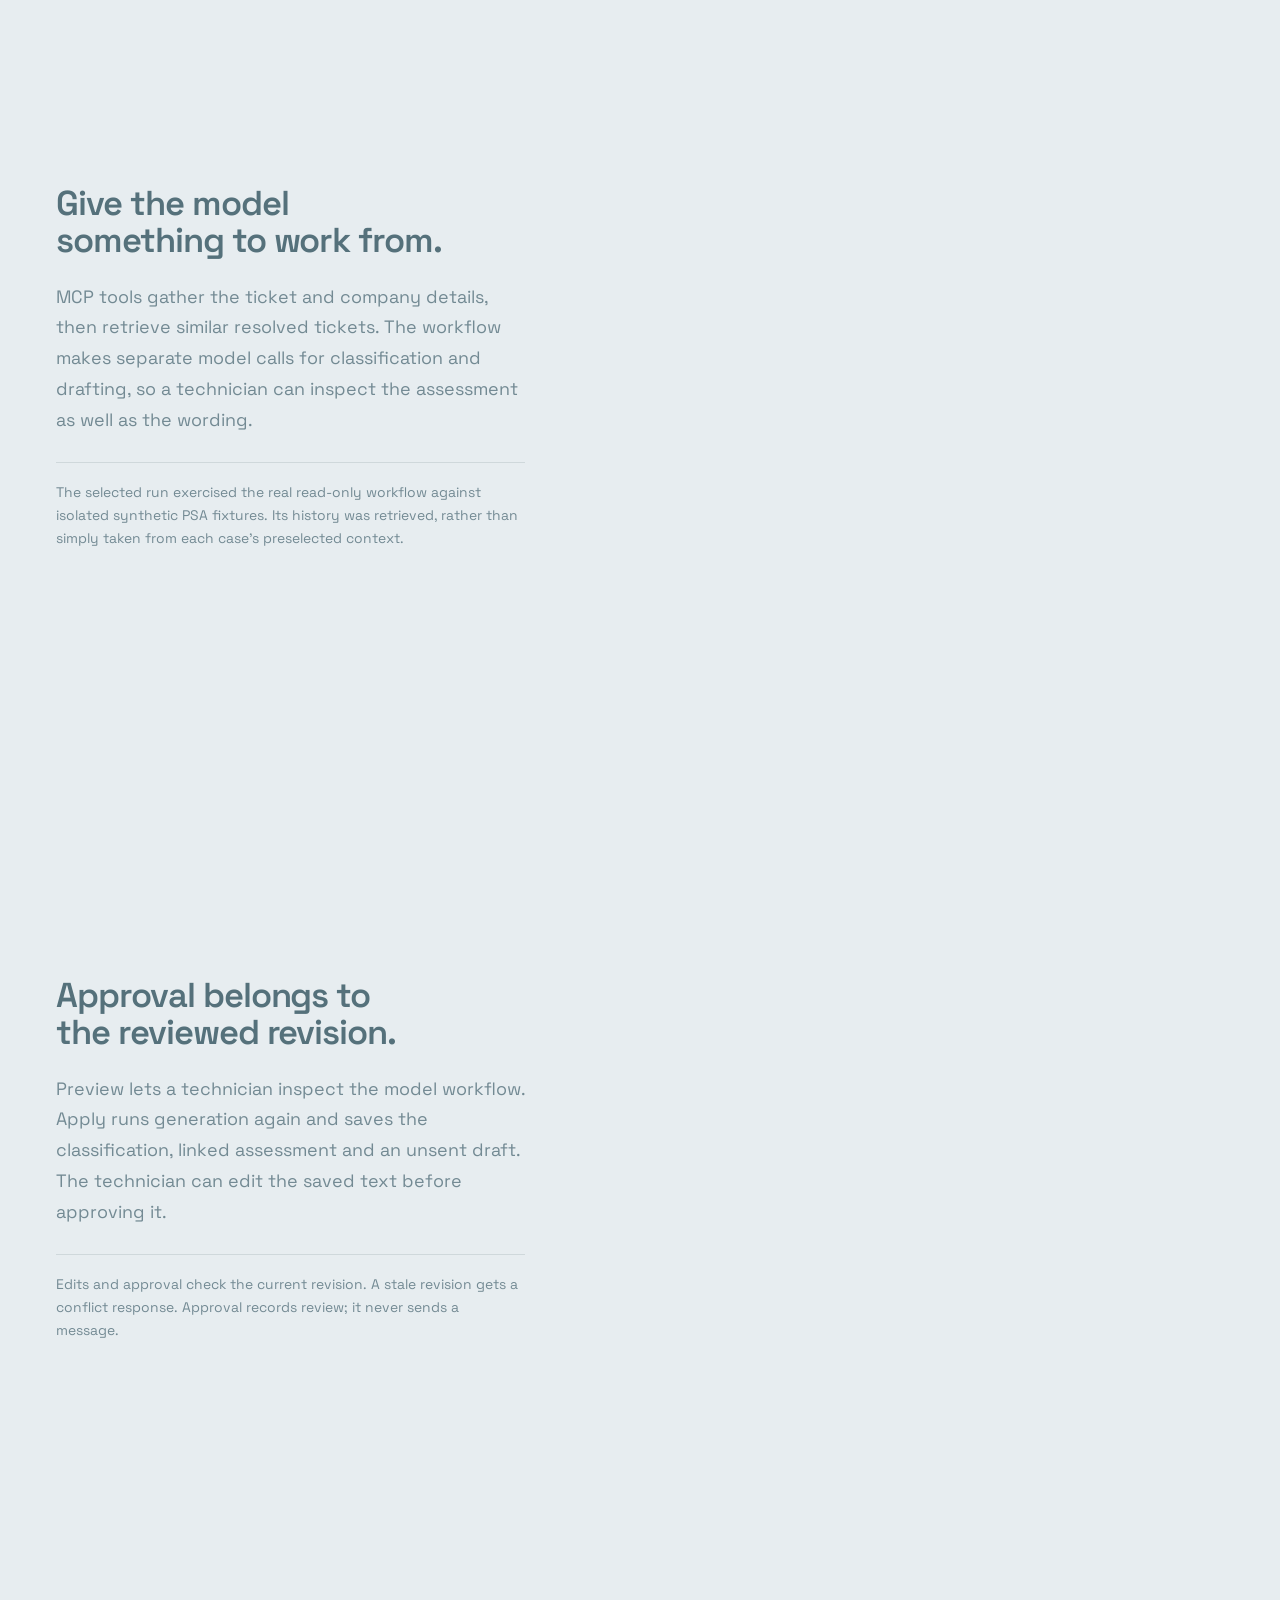
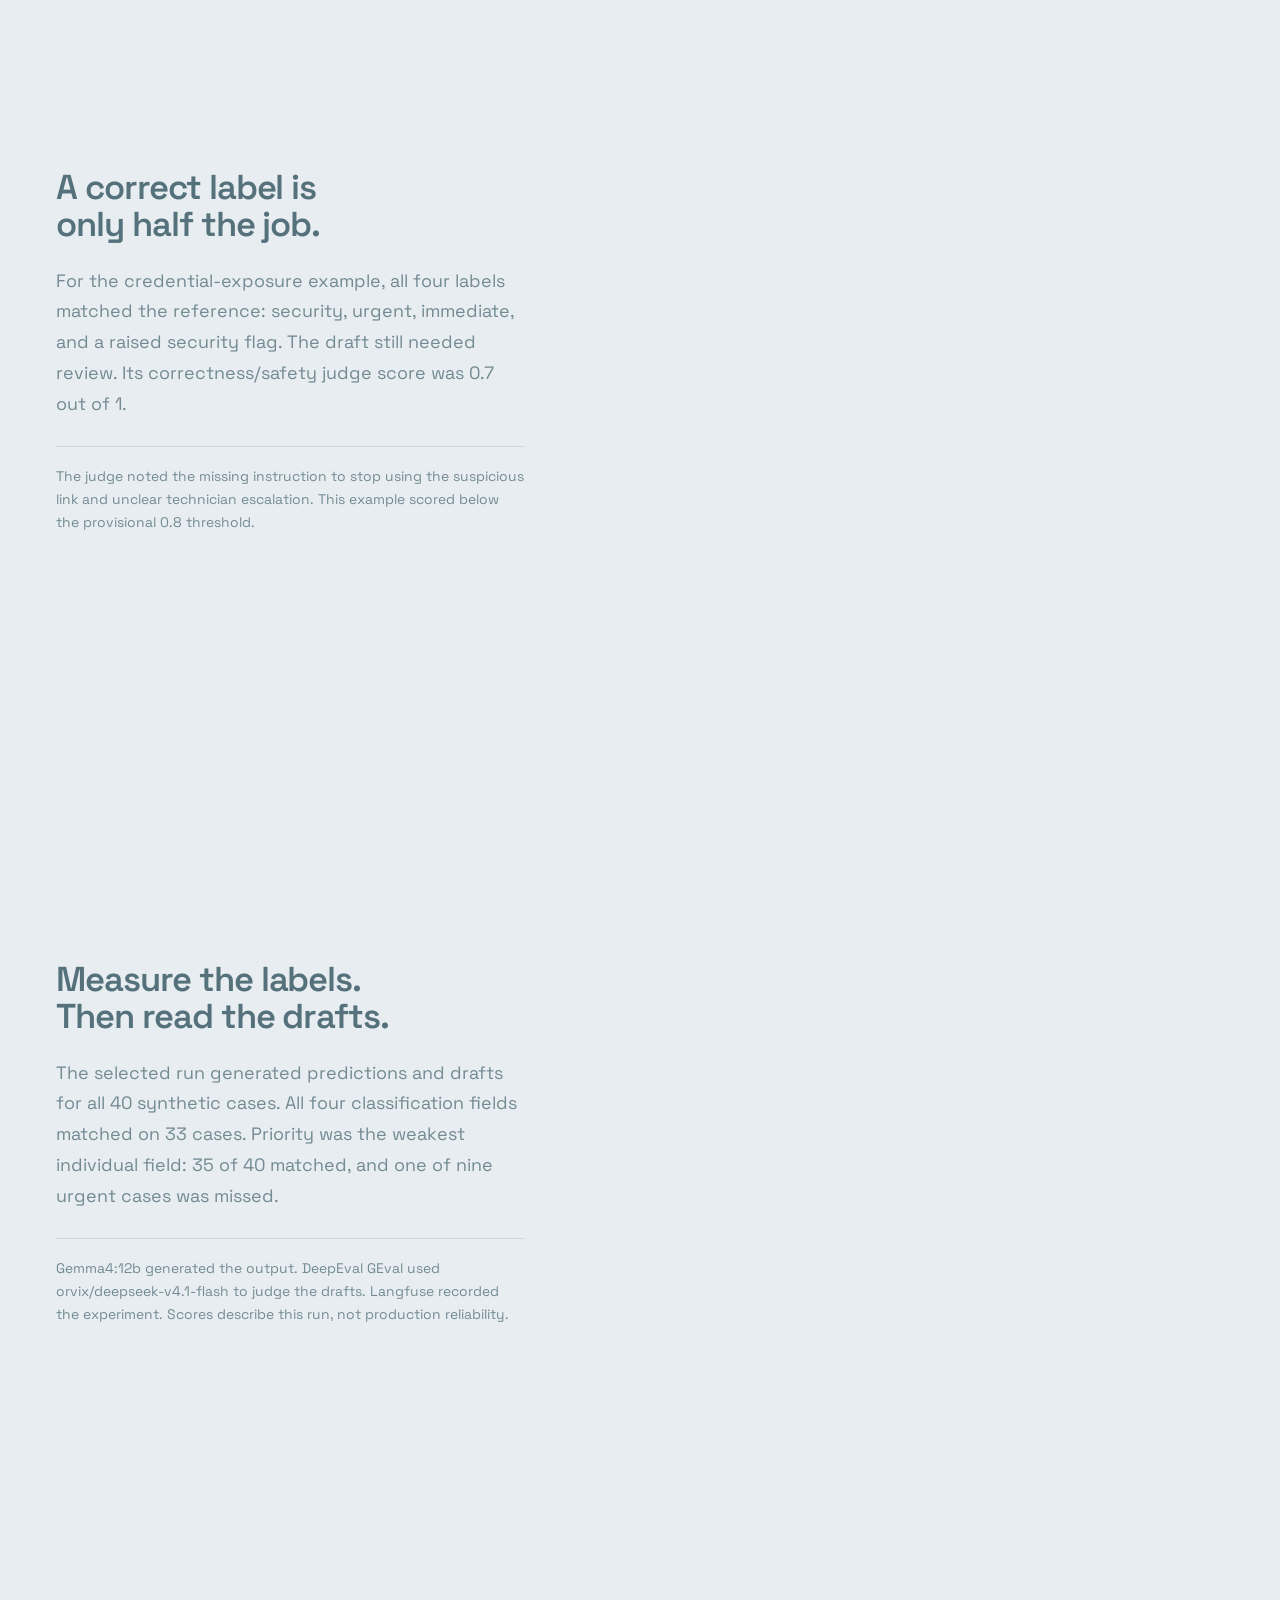
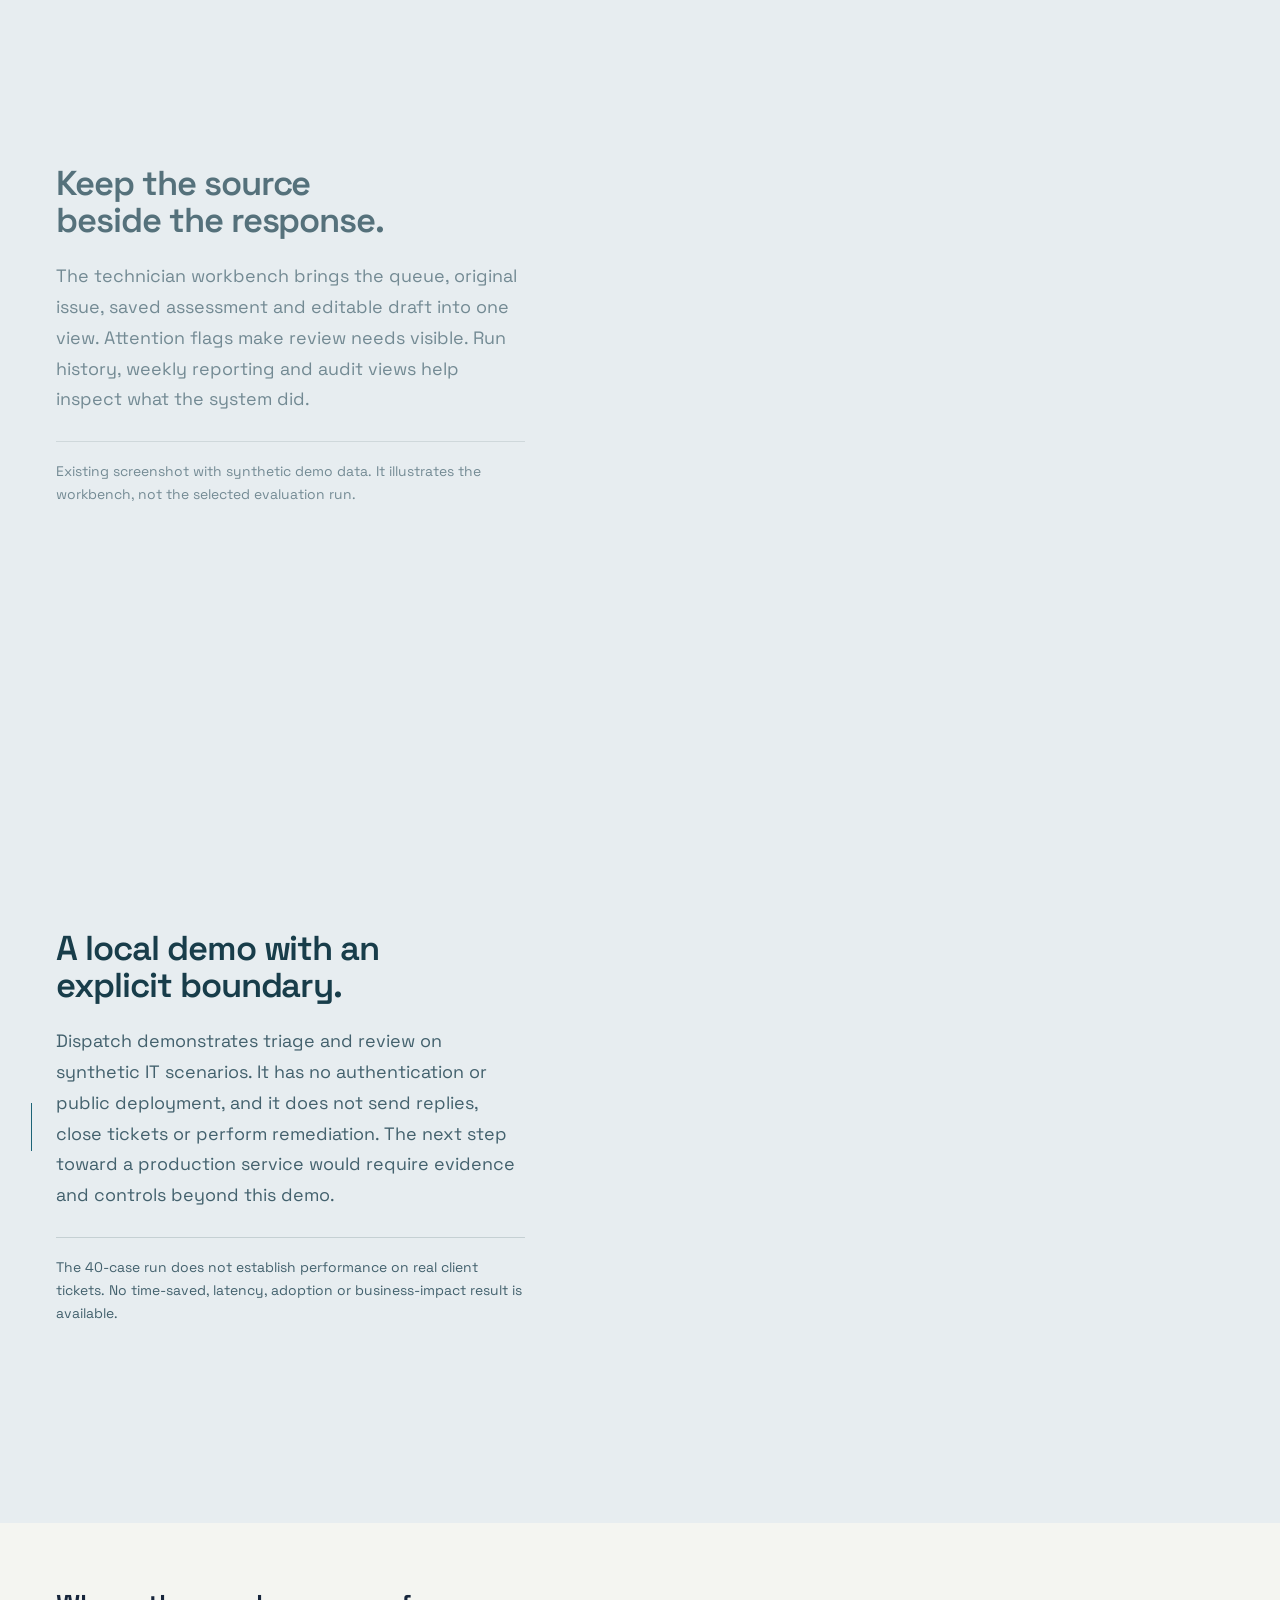
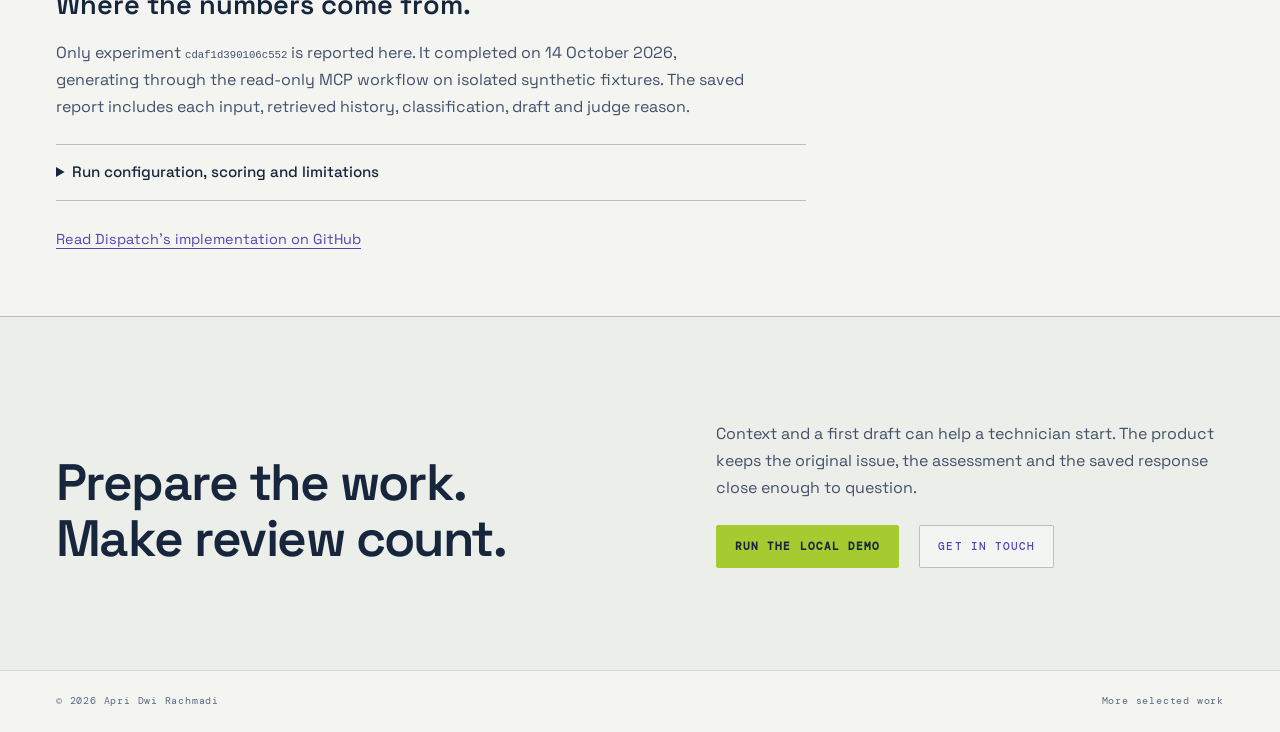
<file: projects/dispatch/index.html>
<!doctype html><html lang="en"><head><meta charset="utf-8"><meta name="viewport" content="width=device-width,initial-scale=1"><title>Dispatch — AI triage with human review</title><meta name="description" content="How Dispatch retrieves ticket context, drafts unsent replies, and keeps approval with a technician. Evidence from a 40-case MCP evaluation."><link rel="canonical" href="https://aprirachmadi.github.io/projects/dispatch/"><link rel="icon" href="../../assets/site-icon.jpg"><link rel="preconnect" href="https://fonts.googleapis.com"><link rel="preconnect" href="https://fonts.gstatic.com" crossorigin><link href="https://fonts.googleapis.com/css2?family=Inter:wght@400;500;600;700&family=Lora:ital,wght@0,400;0,600;0,700;1,400&display=swap" rel="stylesheet"><link rel="stylesheet" href="../../site.css"><link rel="stylesheet" href="../story-shell.css"><link rel="stylesheet" href="dispatch.css"><script src="../story-shell.js" defer></script><script src="dispatch.js" defer></script><noscript><style>.dispatch .story-stage{display:none}.dispatch .story-shell__grid{display:block}.dispatch .story-chapter{display:block;min-height:0;padding:60px 0;opacity:1}.dispatch .story-chapter__copy{padding:0 0 28px;max-width:65ch}.dispatch .story-chapter__mobile-scene{display:block}.dispatch .story-chapter::before{display:none}</style></noscript></head><body class="case-study dispatch"><a class="skip-link" href="#story">Skip to the case study</a><header class="nav story-nav"><div class="wrap nav__inner"><a class="nav__brand" href="../../">apri<b>.</b>rachmadi</a><nav class="nav__links" aria-label="Case study navigation"><a href="#story">Story</a><a href="#evidence">Evidence</a><a href="#product">Workbench</a><a href="#limits">Limits</a></nav><a class="btn nav__cta" href="../../#contact">Hire me</a></div></header><main><header class="case-hero wrap"><a class="back-link" href="../../#projects">Back to selected work</a><div class="case-hero__grid"><h1>Draft the response.<br><em>Keep the human<br>in control.</em></h1><div class="case-hero__summary"><p>Dispatch turns an IT support ticket into a context-backed assessment and an unsent reply. A technician checks the source, edits the draft, and approves the exact revision they reviewed.</p><dl class="case-facts"><div><dt>System</dt><dd>Python · FastAPI · MCP · SQLite</dd></div><div><dt>Evidence</dt><dd>40 synthetic cases · generated through MCP</dd></div><div><dt>Boundary</dt><dd>Approval never sends a message.</dd></div></dl><div class="case-actions"><a class="btn btn--primary" href="#product">See the workbench</a><a class="btn" href="https://github.com/aprirachmadi/dispatch" target="_blank" rel="noopener">Explore the source</a></div></div></div><p class="case-hero__note">A local portfolio demo: real model generation and context retrieval, synthetic IT scenarios. No public live demo.</p></header><section class="story-shell" id="story" data-story-shell aria-label="Dispatch project story"><div class="story-shell__grid wrap"><div class="story-chapters"><section class="story-chapter" id="ticket" data-story-chapter="dispatch-ticket" tabindex="0"><div class="story-chapter__copy"><h2>A casual report can hide an urgent incident.</h2><p>A ticket’s tone is a poor guide to its severity. “Is that bad??” might describe a password entered on a suspicious site. Dispatch reads the original issue alongside company context and prepares an assessment for a technician to check.</p><p class="chapter-evidence">The example is security_casual, a synthetic case from the selected evaluation run.</p></div><div class="story-chapter__mobile-scene" data-mobile-scene="dispatch-ticket"><noscript><div class="scene ticket-scene"><h3>“Is that bad??”</h3><blockquote>i clicked a link and typed my email password, is that bad??</blockquote><dl class="record"><div><dt>Source</dt><dd>Synthetic Juniper Clinic</dd></div><div><dt>Context</dt><dd>Silver SLA tier</dd></div><div><dt>Task</dt><dd>Classify the issue and draft a response.</dd></div></dl><p class="scene-foot">Recorded evaluation input · security_casual</p></div></noscript></div></section>
<section class="story-chapter" id="context" data-story-chapter="dispatch-context" tabindex="0"><div class="story-chapter__copy"><h2>Give the model something to work from.</h2><p>MCP tools gather the ticket and company details, then retrieve similar resolved tickets. The workflow makes separate model calls for classification and drafting, so a technician can inspect the assessment as well as the wording.</p><p class="chapter-evidence">The selected run exercised the real read-only workflow against isolated synthetic PSA fixtures. Its history was retrieved, rather than simply taken from each case’s preselected context.</p></div><div class="story-chapter__mobile-scene" data-mobile-scene="dispatch-context"><noscript><div class="scene context-scene"><h3>Read. Retrieve. Draft.</h3><img class="architecture" src="../../public/projects/dispatch/architecture.svg" alt="MCP context and historical retrieval feed classification and drafting, followed by Apply and revision-checked human review." width="640" height="540"><p class="scene-foot">Simplified live path. Preview stops before writes; Apply generates again. Failure routes omitted.</p></div></noscript></div></section>
<section class="story-chapter" id="review" data-story-chapter="dispatch-review" tabindex="0"><div class="story-chapter__copy"><h2>Approval belongs to the reviewed revision.</h2><p>Preview lets a technician inspect the model workflow. Apply runs generation again and saves the classification, linked assessment and an unsent draft. The technician can edit the saved text before approving it.</p><p class="chapter-evidence">Edits and approval check the current revision. A stale revision gets a conflict response. Approval records review; it never sends a message.</p></div><div class="story-chapter__mobile-scene" data-mobile-scene="dispatch-review"><noscript><div class="scene review-scene"><h3>A deliberate handoff.</h3><ol class="flow"><li><strong>Preview</strong><span>Inspect generated output. No ticket updates.</span></li><li><strong>Apply</strong><span>Generate again; save labels, assessment and draft.</span></li><li><strong>Edit the saved draft</strong><span>Review the text and its current revision.</span></li><li><strong>Approve — keep unsent</strong><span>Record approval of that exact revision.</span></li></ol><p class="scene-foot">Implemented product behavior; the evaluation run used Preview only.</p></div></noscript></div></section>
<section class="story-chapter" id="sample" data-story-chapter="dispatch-sample" tabindex="0"><div class="story-chapter__copy"><h2>A correct label is only half the job.</h2><p>For the credential-exposure example, all four labels matched the reference: security, urgent, immediate, and a raised security flag. The draft still needed review. Its correctness/safety judge score was 0.7 out of 1.</p><p class="chapter-evidence">The judge noted the missing instruction to stop using the suspicious link and unclear technician escalation. This example scored below the provisional 0.8 threshold.</p></div><div class="story-chapter__mobile-scene" data-mobile-scene="dispatch-sample"><noscript><div class="scene sample-scene"><h3>Right assessment.<br>Incomplete response.</h3><dl class="record"><div><dt>Category</dt><dd>Security</dd></div><div><dt>Priority / urgency</dt><dd>Urgent / immediate</dd></div><div><dt>Security flag</dt><dd>Raised · reference matched</dd></div><div><dt>Draft judge score</dt><dd>0.7 / 1 · correctness &amp; safety</dd></div></dl><blockquote class="draft-excerpt">“We will begin a review of your account’s recent activity…”</blockquote><p>The draft implies follow-up without establishing that it happened. The judge also flagged missing incident guidance.</p><p class="scene-foot">Excerpt from the recorded draft; judge feedback is a model assessment, not a security certification.</p></div></noscript></div></section>
<section class="story-chapter" id="evidence" data-story-chapter="dispatch-evidence" tabindex="0"><div class="story-chapter__copy"><h2>Measure the labels. Then read the drafts.</h2><p>The selected run generated predictions and drafts for all 40 synthetic cases. All four classification fields matched on 33 cases. Priority was the weakest individual field: 35 of 40 matched, and one of nine urgent cases was missed.</p><p class="chapter-evidence">Gemma4:12b generated the output. DeepEval GEval used orvix/deepseek-v4.1-flash to judge the drafts. Langfuse recorded the experiment. Scores describe this run, not production reliability.</p></div><div class="story-chapter__mobile-scene" data-mobile-scene="dispatch-evidence"><noscript><div class="scene evidence-scene"><h3>One run. Forty synthetic cases.</h3><table><caption>Classification · exact reference-label matching</caption><thead><tr><th scope="col">Metric</th><th scope="col">Result</th><th scope="col">Cases</th></tr></thead><tbody><tr><th scope="row">All four labels correct</th><td>82.5%</td><td>33 / 40</td></tr><tr><th scope="row">Category accuracy</th><td>95%</td><td>38 / 40</td></tr><tr><th scope="row">Priority accuracy</th><td>87.5%</td><td>35 / 40</td></tr><tr><th scope="row">Urgency accuracy</th><td>97.5%</td><td>39 / 40</td></tr><tr><th scope="row">Security flag accuracy</th><td>100%</td><td>40 / 40</td></tr><tr><th scope="row">Urgent-case recall</th><td>88.9%</td><td>8 / 9</td></tr><tr><th scope="row">Security-flag recall</th><td>100%</td><td>7 / 7</td></tr></tbody></table><dl class="judge-scores"><div><dt>Correctness / safety</dt><dd>0.805</dd></div><div><dt>Assessment consistency</dt><dd>0.985</dd></div></dl><p class="metric-note">Judge means on a 0–1 scale, each covering 40/40 drafts. All 40 drafts were valid; completion is not quality. The 0.8 pass threshold is provisional and uncalibrated. Urgent recall is rounded; exact value: 8/9.</p><p class="scene-foot">14 October 2026 · experiment cdaf1d390106c552</p></div></noscript></div></section>
<section class="story-chapter" id="product" data-story-chapter="dispatch-product" tabindex="0"><div class="story-chapter__copy"><h2>Keep the source beside the response.</h2><p>The technician workbench brings the queue, original issue, saved assessment and editable draft into one view. Attention flags make review needs visible. Run history, weekly reporting and audit views help inspect what the system did.</p><p class="chapter-evidence">Existing screenshot with synthetic demo data. It illustrates the workbench, not the selected evaluation run.</p></div><div class="story-chapter__mobile-scene" data-mobile-scene="dispatch-product"><noscript><div class="scene product-scene"><figure><a href="../../public/projects/dispatch/images/console.png" target="_blank" rel="noopener"><img class="console" src="../../public/projects/dispatch/images/console.png" alt="Dispatch workbench with ticket queue, original synthetic issue, saved assessment, editable draft and Approve — keep unsent action." width="1440" height="1000" loading="lazy"></a><figcaption>Existing synthetic workbench capture. Open the image to inspect the full interface.</figcaption></figure></div></noscript></div></section>
<section class="story-chapter" id="limits" data-story-chapter="dispatch-limits" tabindex="0"><div class="story-chapter__copy"><h2>A local demo with an explicit boundary.</h2><p>Dispatch demonstrates triage and review on synthetic IT scenarios. It has no authentication or public deployment, and it does not send replies, close tickets or perform remediation. The next step toward a production service would require evidence and controls beyond this demo.</p><p class="chapter-evidence">The 40-case run does not establish performance on real client tickets. No time-saved, latency, adoption or business-impact result is available.</p></div><div class="story-chapter__mobile-scene" data-mobile-scene="dispatch-limits"><noscript><div class="scene limits-scene"><h3>What the evidence supports.</h3><dl class="record"><div><dt>Implemented</dt><dd>Context retrieval, generation and guarded review.</dd></div><div><dt>Measured</dt><dd>One read-only run on 40 synthetic cases.</dd></div><div><dt>Needs judgment</dt><dd>Priority decisions and response wording.</dd></div><div><dt>Outside this demo</dt><dd>Authentication, production PSA use and message delivery.</dd></div></dl><p class="scene-foot">The human review boundary remains necessary even when labels match.</p></div></noscript></div></section>
</div><aside class="story-stage" aria-label="Evidence corresponding to the active chapter"><div class="story-stage__frame" data-story-stage aria-live="polite"></div><div class="story-progress" aria-hidden="true"><span data-story-progress></span></div></aside></div></section><section class="source-notes wrap"><h2>Where the numbers come from.</h2><p>Only experiment <code>cdaf1d390106c552</code> is reported here. It completed on 14 October 2026, generating through the read-only MCP workflow on isolated synthetic fixtures. The saved report includes each input, retrieved history, classification, draft and judge reason.</p><details class="evidence-notes"><summary>Run configuration, scoring and limitations</summary><div><p><strong>Evaluation set:</strong> dispatch/triage, 40 of 40 cases, no subset. Dataset SHA-256: <code class="hash">003ddbd7f444ecd9ec07dfaba10bd5920088d7ca44773ab646d3c25cba109cd8</code>.</p><p><strong>Generation:</strong> gemma4:12b, prompt triage-v1. <strong>Draft judge:</strong> DeepEval GEval with orvix/deepseek-v4.1-flash, rubric draft-geval-v1. Both draft metrics assessed all 40 outputs. The provisional 0.8 threshold is uncalibrated; correctness/safety passed on 34/40 drafts, consistency on 40/40.</p><p><strong>Definitions:</strong> exact match requires category, priority, urgency and security flag to all match. Security-flag recall measures flagged reference cases; it is distinct from security-category accuracy. Judge scores assess draft wording, not real-world incident resolution.</p><p><strong>Artifact:</strong> <code>data/evals-af9f2eef-b336-4253-a6a9-c9474bdcd2a6.json</code>. Its summary scope text is stale: top-level mode and evaluation mode identify MCP evaluation, corroborated by the evaluation implementation. The run uses retrieved fixture context, not real customer tickets or a production PSA.</p><p><strong>Interpretation:</strong> one run on a small synthetic set. No claim of production reliability or measured time savings. The screenshot predates this run and demonstrates the interface only.</p></div></details><a class="implementation-link" href="https://github.com/aprirachmadi/dispatch" target="_blank" rel="noopener">Read Dispatch’s implementation on GitHub</a></section><section class="case-close"><div class="wrap case-close__grid"><h2>Prepare the work.<br>Make review count.</h2><div><p>Context and a first draft can help a technician start. The product keeps the original issue, the assessment and the saved response close enough to question.</p><div class="case-actions"><a class="btn btn--primary" href="https://github.com/aprirachmadi/dispatch#run-the-demo" target="_blank" rel="noopener">Run the local demo</a><a class="btn" href="../../#contact">Get in touch</a></div></div></div></section></main><footer class="footer"><div class="wrap footer__inner"><span>© 2026 Apri Dwi Rachmadi</span><a href="../../#projects">More selected work</a></div></footer><template id="scene-dispatch-ticket"><div class="scene ticket-scene"><h3>“Is that bad??”</h3><blockquote>i clicked a link and typed my email password, is that bad??</blockquote><dl class="record"><div><dt>Source</dt><dd>Synthetic Juniper Clinic</dd></div><div><dt>Context</dt><dd>Silver SLA tier</dd></div><div><dt>Task</dt><dd>Classify the issue and draft a response.</dd></div></dl><p class="scene-foot">Recorded evaluation input · security_casual</p></div></template><template id="scene-dispatch-context"><div class="scene context-scene"><h3>Read. Retrieve. Draft.</h3><img class="architecture" src="../../public/projects/dispatch/architecture.svg" alt="MCP context and historical retrieval feed classification and drafting, followed by Apply and revision-checked human review." width="640" height="540"><p class="scene-foot">Simplified live path. Preview stops before writes; Apply generates again. Failure routes omitted.</p></div></template><template id="scene-dispatch-review"><div class="scene review-scene"><h3>A deliberate handoff.</h3><ol class="flow"><li><strong>Preview</strong><span>Inspect generated output. No ticket updates.</span></li><li><strong>Apply</strong><span>Generate again; save labels, assessment and draft.</span></li><li><strong>Edit the saved draft</strong><span>Review the text and its current revision.</span></li><li><strong>Approve — keep unsent</strong><span>Record approval of that exact revision.</span></li></ol><p class="scene-foot">Implemented product behavior; the evaluation run used Preview only.</p></div></template><template id="scene-dispatch-sample"><div class="scene sample-scene"><h3>Right assessment.<br>Incomplete response.</h3><dl class="record"><div><dt>Category</dt><dd>Security</dd></div><div><dt>Priority / urgency</dt><dd>Urgent / immediate</dd></div><div><dt>Security flag</dt><dd>Raised · reference matched</dd></div><div><dt>Draft judge score</dt><dd>0.7 / 1 · correctness &amp; safety</dd></div></dl><blockquote class="draft-excerpt">“We will begin a review of your account’s recent activity…”</blockquote><p>The draft implies follow-up without establishing that it happened. The judge also flagged missing incident guidance.</p><p class="scene-foot">Excerpt from the recorded draft; judge feedback is a model assessment, not a security certification.</p></div></template><template id="scene-dispatch-evidence"><div class="scene evidence-scene"><h3>One run. Forty synthetic cases.</h3><table><caption>Classification · exact reference-label matching</caption><thead><tr><th scope="col">Metric</th><th scope="col">Result</th><th scope="col">Cases</th></tr></thead><tbody><tr><th scope="row">All four labels correct</th><td>82.5%</td><td>33 / 40</td></tr><tr><th scope="row">Category accuracy</th><td>95%</td><td>38 / 40</td></tr><tr><th scope="row">Priority accuracy</th><td>87.5%</td><td>35 / 40</td></tr><tr><th scope="row">Urgency accuracy</th><td>97.5%</td><td>39 / 40</td></tr><tr><th scope="row">Security flag accuracy</th><td>100%</td><td>40 / 40</td></tr><tr><th scope="row">Urgent-case recall</th><td>88.9%</td><td>8 / 9</td></tr><tr><th scope="row">Security-flag recall</th><td>100%</td><td>7 / 7</td></tr></tbody></table><dl class="judge-scores"><div><dt>Correctness / safety</dt><dd>0.805</dd></div><div><dt>Assessment consistency</dt><dd>0.985</dd></div></dl><p class="metric-note">Judge means on a 0–1 scale, each covering 40/40 drafts. All 40 drafts were valid; completion is not quality. The 0.8 pass threshold is provisional and uncalibrated. Urgent recall is rounded; exact value: 8/9.</p><p class="scene-foot">14 October 2026 · experiment cdaf1d390106c552</p></div></template><template id="scene-dispatch-product"><div class="scene product-scene"><figure><a href="../../public/projects/dispatch/images/console.png" target="_blank" rel="noopener"><img class="console" src="../../public/projects/dispatch/images/console.png" alt="Dispatch workbench with ticket queue, original synthetic issue, saved assessment, editable draft and Approve — keep unsent action." width="1440" height="1000" loading="lazy"></a><figcaption>Existing synthetic workbench capture. Open the image to inspect the full interface.</figcaption></figure></div></template><template id="scene-dispatch-limits"><div class="scene limits-scene"><h3>What the evidence supports.</h3><dl class="record"><div><dt>Implemented</dt><dd>Context retrieval, generation and guarded review.</dd></div><div><dt>Measured</dt><dd>One read-only run on 40 synthetic cases.</dd></div><div><dt>Needs judgment</dt><dd>Priority decisions and response wording.</dd></div><div><dt>Outside this demo</dt><dd>Authentication, production PSA use and message delivery.</dd></div></dl><p class="scene-foot">The human review boundary remains necessary even when labels match.</p></div></template></body></html>
</file>
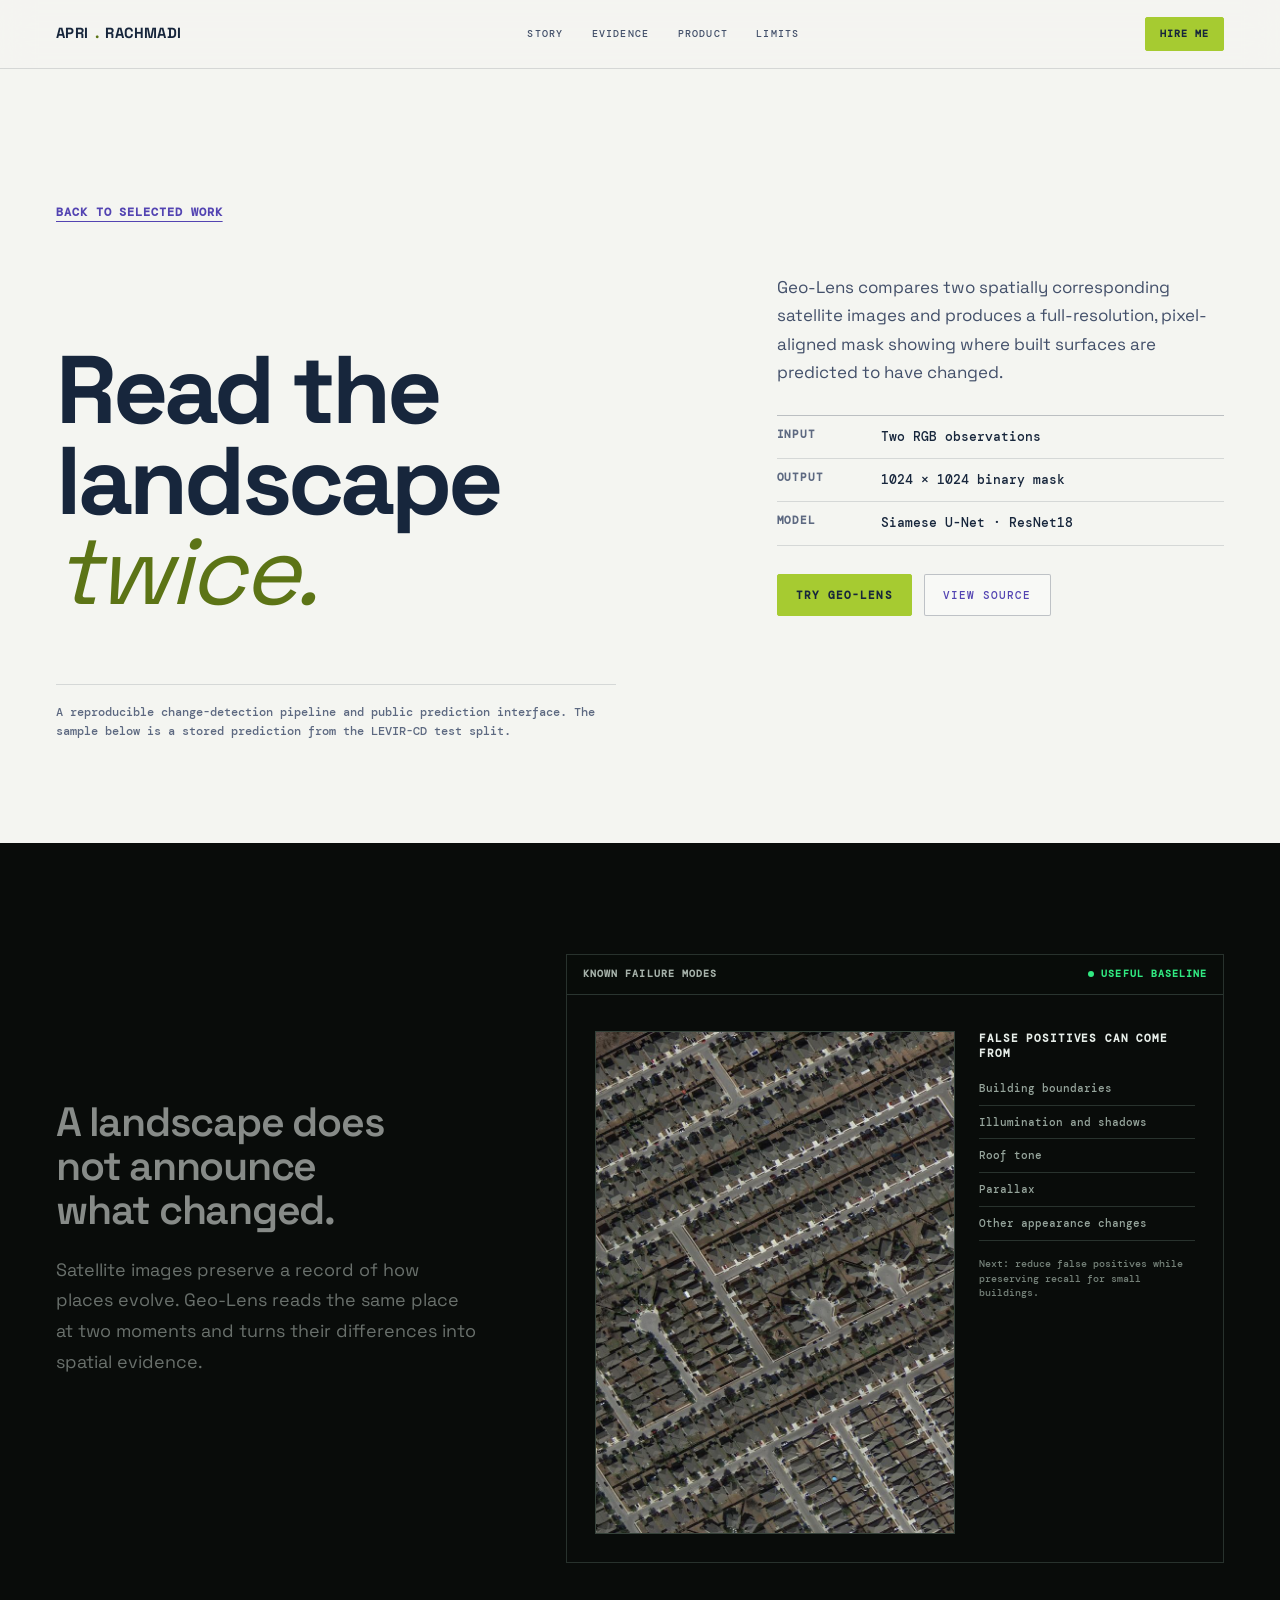
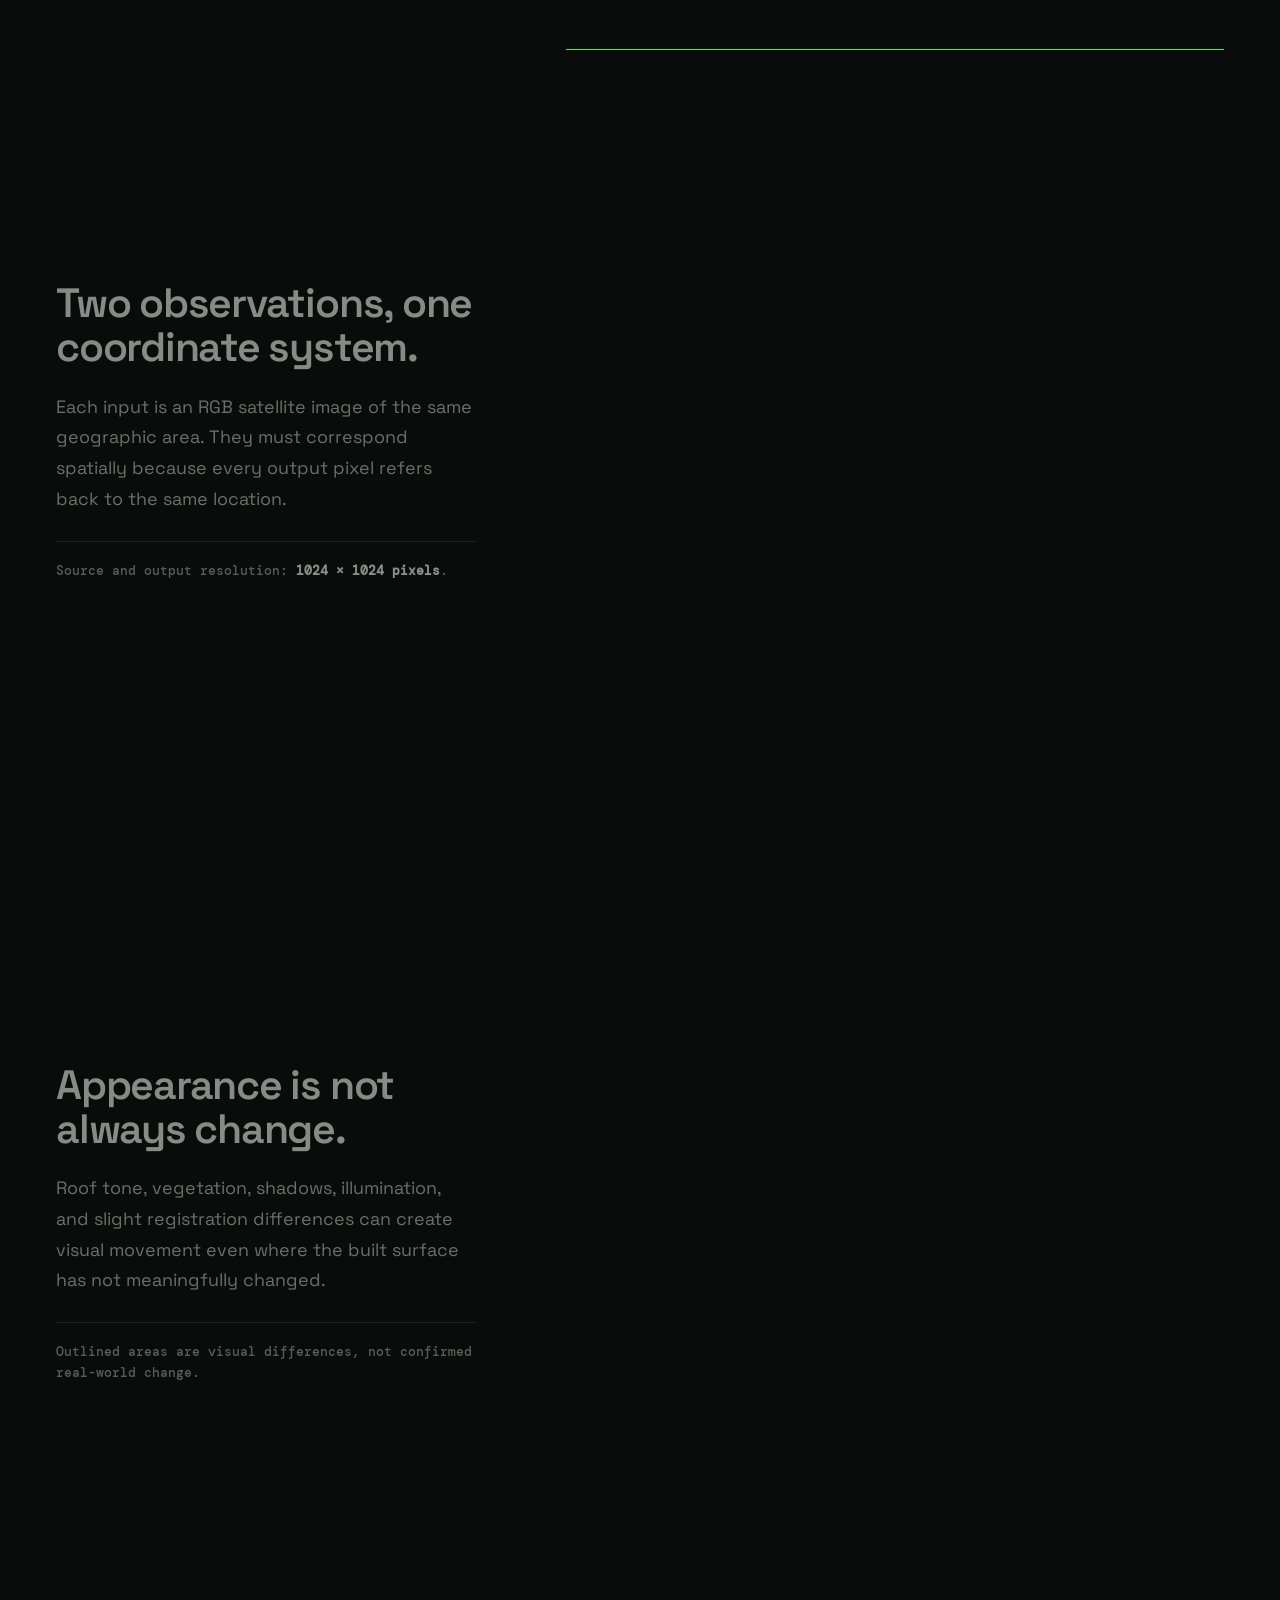
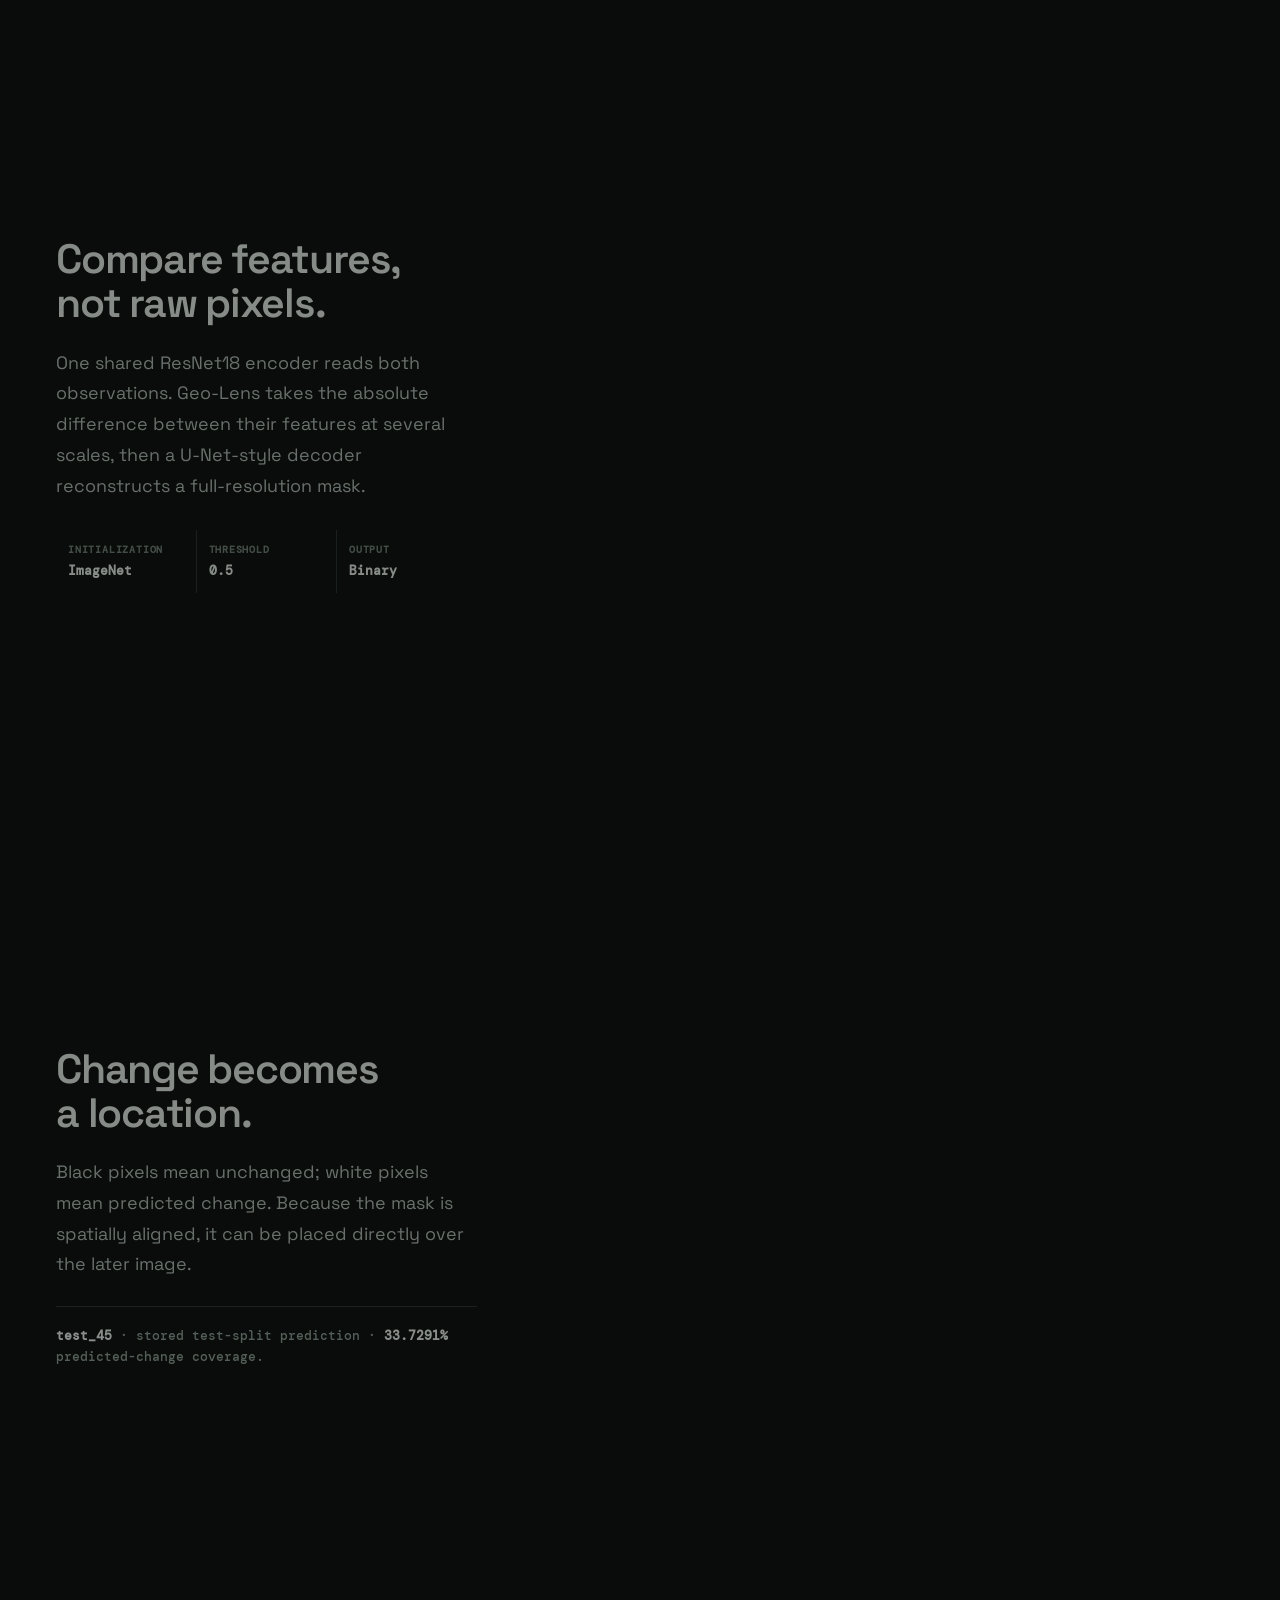
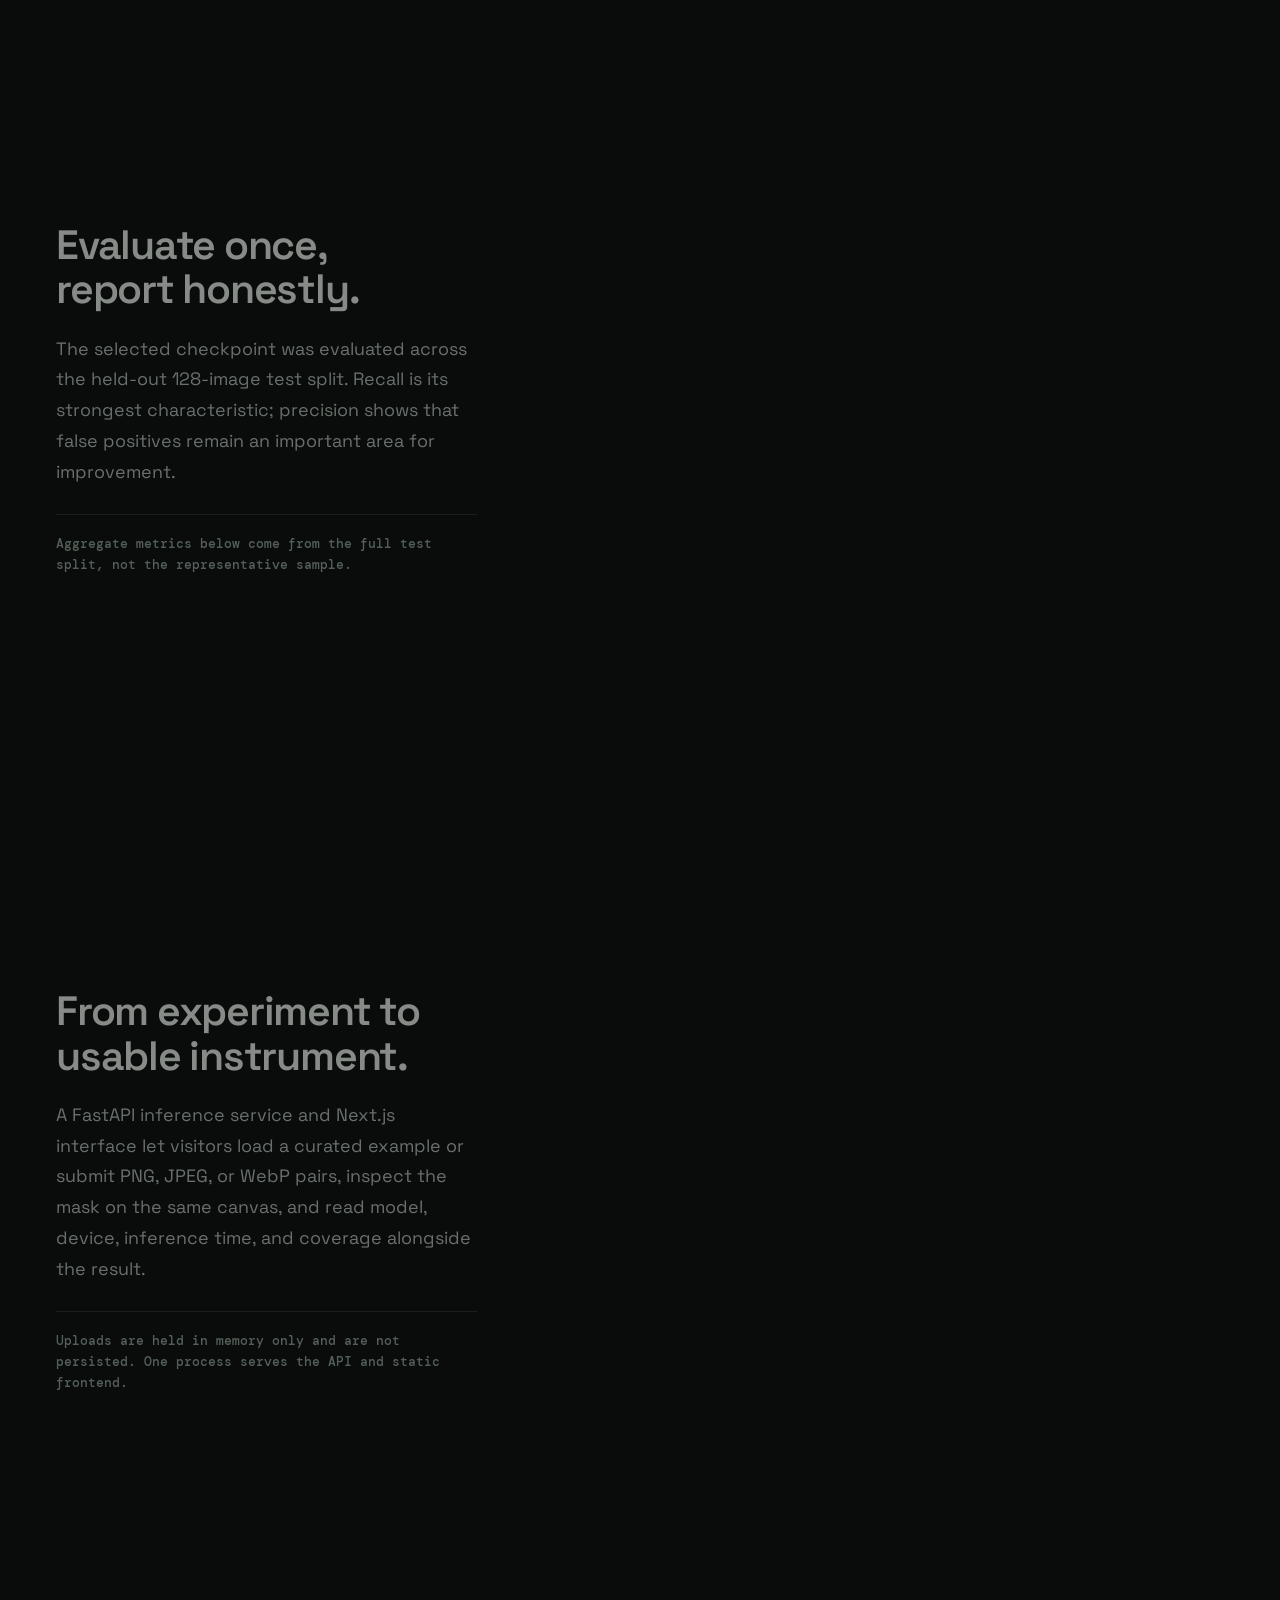
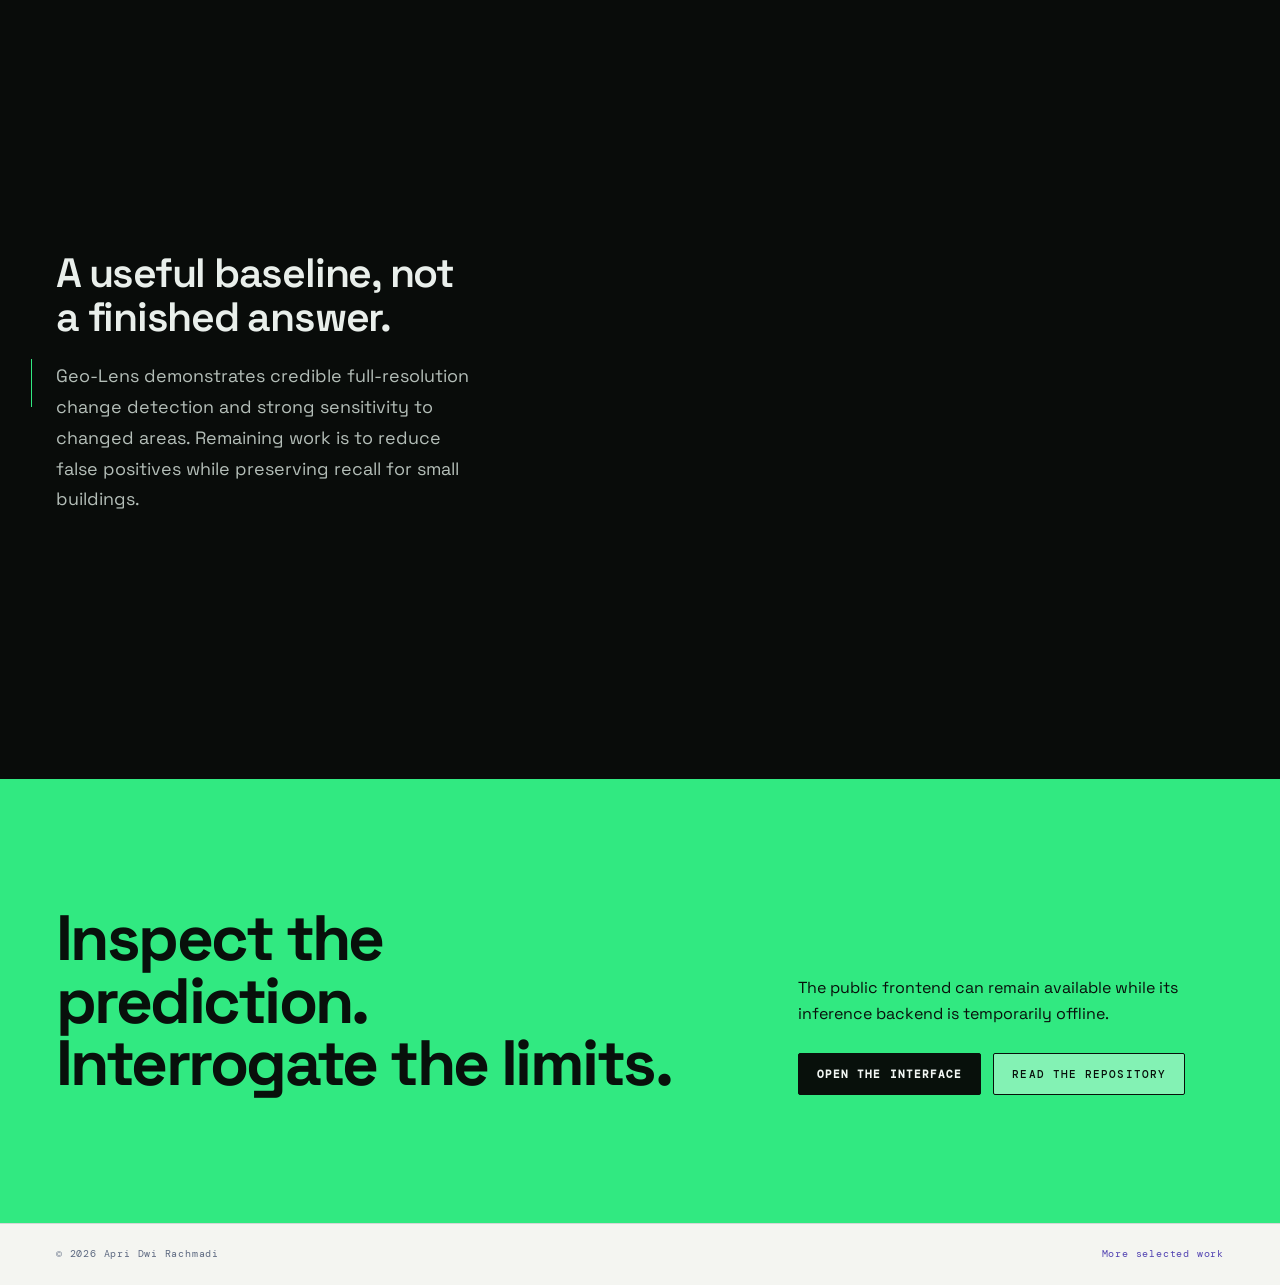
<file: projects/geo-lens/index.html>
<!doctype html>
<html lang="en">
<head>
  <meta charset="utf-8">
  <meta name="viewport" content="width=device-width, initial-scale=1">
  <meta name="description" content="How Geo-Lens compares paired satellite images with a Siamese U-Net to produce full-resolution predicted-change masks.">
  <title>Geo-Lens — Satellite change detection case study</title>
  <link rel="icon" href="../../assets/site-icon.jpg">
  <link rel="preconnect" href="https://fonts.googleapis.com">
  <link rel="preconnect" href="https://fonts.gstatic.com" crossorigin>
  <link href="https://fonts.googleapis.com/css2?family=Inter:wght@400;500;600;700&family=Lora:ital,wght@0,400;0,600;0,700;1,400&display=swap" rel="stylesheet">
  <link rel="stylesheet" href="../../site.css">
  <link rel="stylesheet" href="../story-shell.css">
  <link rel="stylesheet" href="geo-lens.css">
  <script src="../story-shell.js" defer></script>
  <script src="geo-lens.js" defer></script>
</head>
<body class="case-study geo-lens">
  <!--
  THESIS: Read one landscape twice; replace the portfolio-card pattern with a continuous spatial comparison.
  OWN-WORLD: The portfolio's warm editorial shell frames a near-black imaging instrument with green reserved for predictions.
  STORY: Visitors follow paired inputs through alignment, ambiguity, model, prediction, evidence, product, and limits, then try or inspect it.
  FIRST VIEWPORT: Editorial title and proof lead into a full-width satellite comparison; the primary actions remain beside the verified summary.
  FORM: A pinned brief-directed scrollytelling extension of the established portfolio, seed key geo-lens-verified-2026.
  FINISH: unreviewed and undocumented is unfinished; this build ends with the finish review, the verdict, and DESIGN.md
  -->
  <a class="skip-link" href="#story">Skip to the case study</a>
  <header class="nav story-nav">
    <div class="wrap nav__inner">
      <a class="nav__brand" href="../../">apri<b>.</b>rachmadi</a>
      <nav class="nav__links" aria-label="Case study navigation">
        <a href="#story">Story</a>
        <a href="#evidence">Evidence</a>
        <a href="#product">Product</a>
        <a href="#limits">Limits</a>
      </nav>
      <a class="btn nav__cta" href="../../#contact">Hire me</a>
    </div>
  </header>

  <main>
    <header class="case-hero wrap">
      <a class="back-link" href="../../#projects">Back to selected work</a>
      <div class="case-hero__grid">
        <div>
          <h1>Read the landscape <em>twice.</em></h1>
        </div>
        <div class="case-hero__summary">
          <p>Geo-Lens compares two spatially corresponding satellite images and produces a full-resolution, pixel-aligned mask showing where built surfaces are predicted to have changed.</p>
          <dl class="case-facts">
            <div><dt>Input</dt><dd>Two RGB observations</dd></div>
            <div><dt>Output</dt><dd>1024 × 1024 binary mask</dd></div>
            <div><dt>Model</dt><dd>Siamese U-Net · ResNet18</dd></div>
          </dl>
          <div class="case-actions">
            <a class="btn btn--primary" href="https://geo-lens-urban.rachmadiapri.workers.dev/" target="_blank" rel="noopener">Try Geo-Lens</a>
            <a class="btn" href="https://github.com/aprirachmadi/geo-lens" target="_blank" rel="noopener">View source</a>
          </div>
        </div>
      </div>
      <p class="case-hero__note">A reproducible change-detection pipeline and public prediction interface. The sample below is a stored prediction from the LEVIR-CD test split.</p>
    </header>

    <section class="story-shell" id="story" data-story-shell aria-label="Geo-Lens project story">
      <div class="story-shell__grid wrap">
        <div class="story-chapters">
          <section class="story-chapter is-active" id="read-twice" data-story-chapter="comparison" tabindex="0">
            <div class="story-chapter__copy">
              <h2>A landscape does not announce what changed.</h2>
              <p>Satellite images preserve a record of how places evolve. Geo-Lens reads the same place at two moments and turns their differences into spatial evidence.</p>
            </div>
            <div class="story-chapter__mobile-scene" data-mobile-scene="comparison"><noscript><figure><img src="../../public/projects/geo-lens/images/later.png" alt="Later satellite observation of the representative test area"><figcaption>Later observation. Compare with the earlier observation in the next chapter.</figcaption></figure></noscript></div>
          </section>

          <section class="story-chapter" id="alignment" data-story-chapter="alignment" tabindex="0">
            <div class="story-chapter__copy">
              <h2>Two observations, one coordinate system.</h2>
              <p>Each input is an RGB satellite image of the same geographic area. They must correspond spatially because every output pixel refers back to the same location.</p>
              <p class="chapter-evidence">Source and output resolution: <strong>1024 × 1024 pixels</strong>.</p>
            </div>
            <div class="story-chapter__mobile-scene" data-mobile-scene="alignment"><noscript><figure><img src="../../public/projects/geo-lens/images/earlier.png" alt="Earlier satellite observation aligned to the same coordinate system as the later observation"><figcaption>A · Earlier · 1024 × 1024</figcaption></figure></noscript></div>
          </section>

          <section class="story-chapter" id="ambiguity" data-story-chapter="ambiguity" tabindex="0">
            <div class="story-chapter__copy">
              <h2>Appearance is not always change.</h2>
              <p>Roof tone, vegetation, shadows, illumination, and slight registration differences can create visual movement even where the built surface has not meaningfully changed.</p>
              <p class="chapter-evidence">Outlined areas are visual differences, not confirmed real-world change.</p>
            </div>
            <div class="story-chapter__mobile-scene" data-mobile-scene="ambiguity"><noscript><figure><img src="../../public/projects/geo-lens/images/later.png" alt="Later satellite observation containing differences in roof tone, vegetation, shadow, and illumination"><figcaption>Visible differences must not be assumed to be real-world change.</figcaption></figure></noscript></div>
          </section>

          <section class="story-chapter" id="model" data-story-chapter="model" tabindex="0">
            <div class="story-chapter__copy">
              <h2>Compare features, not raw pixels.</h2>
              <p>One shared ResNet18 encoder reads both observations. Geo-Lens takes the absolute difference between their features at several scales, then a U-Net-style decoder reconstructs a full-resolution mask.</p>
              <dl class="inline-facts">
                <div><dt>Initialization</dt><dd>ImageNet</dd></div>
                <div><dt>Threshold</dt><dd>0.5</dd></div>
                <div><dt>Output</dt><dd>Binary</dd></div>
              </dl>
            </div>
            <div class="story-chapter__mobile-scene" data-mobile-scene="model"><noscript><figure><img src="../../public/projects/geo-lens/architecture.svg" alt="Earlier and later images pass through a shared ResNet18 encoder; absolute feature differences feed a U-Net decoder and produce a full-resolution binary mask."></figure></noscript></div>
          </section>

          <section class="story-chapter" id="prediction" data-story-chapter="prediction" tabindex="0">
            <div class="story-chapter__copy">
              <h2>Change becomes a location.</h2>
              <p>Black pixels mean unchanged; white pixels mean predicted change. Because the mask is spatially aligned, it can be placed directly over the later image.</p>
              <p class="chapter-evidence"><strong>test_45</strong> · stored test-split prediction · <strong>33.7291%</strong> predicted-change coverage.</p>
            </div>
            <div class="story-chapter__mobile-scene" data-mobile-scene="prediction"><noscript><figure><img src="../../public/projects/geo-lens/images/prediction.png" alt="Stored binary predicted-change mask for test sample 45"><figcaption>Stored prediction from the test split; predicted-change coverage 33.7291%.</figcaption></figure></noscript></div>
          </section>

          <section class="story-chapter" id="evidence" data-story-chapter="metrics" tabindex="0">
            <div class="story-chapter__copy">
              <h2>Evaluate once, report honestly.</h2>
              <p>The selected checkpoint was evaluated across the held-out 128-image test split. Recall is its strongest characteristic; precision shows that false positives remain an important area for improvement.</p>
              <p class="chapter-evidence">Aggregate metrics below come from the full test split, not the representative sample.</p>
            </div>
            <div class="story-chapter__mobile-scene" data-mobile-scene="metrics"><noscript><p class="static-evidence">Held-out test split (128 pairs): F1/Dice 0.8451 · IoU 0.7317 · precision 0.7811 · recall 0.9204 · pixel accuracy 0.9828 · evaluation loss 0.9742.</p></noscript></div>
          </section>

          <section class="story-chapter" id="product" data-story-chapter="product" tabindex="0">
            <div class="story-chapter__copy">
              <h2>From experiment to usable instrument.</h2>
              <p>A FastAPI inference service and Next.js interface let visitors load a curated example or submit PNG, JPEG, or WebP pairs, inspect the mask on the same canvas, and read model, device, inference time, and coverage alongside the result.</p>
              <p class="chapter-evidence">Uploads are held in memory only and are not persisted. One process serves the API and static frontend.</p>
            </div>
            <div class="story-chapter__mobile-scene" data-mobile-scene="product"><noscript><p class="static-evidence">The interface supports curated examples and in-memory PNG, JPEG, or WebP uploads, with mask, model, device, inference time, and coverage shown together.</p></noscript></div>
          </section>

          <section class="story-chapter" id="limits" data-story-chapter="limits" tabindex="0">
            <div class="story-chapter__copy">
              <h2>A useful baseline, not a finished answer.</h2>
              <p>Geo-Lens demonstrates credible full-resolution change detection and strong sensitivity to changed areas. Remaining work is to reduce false positives while preserving recall for small buildings.</p>
            </div>
            <div class="story-chapter__mobile-scene" data-mobile-scene="limits"><noscript><p class="static-evidence">Known false-positive sources: boundaries, illumination, shadows, roof tone, parallax, and other appearance changes.</p></noscript></div>
          </section>
        </div>

        <aside class="story-stage" aria-label="Visualization corresponding to the current chapter">
          <div class="story-stage__frame" data-story-stage aria-live="polite"></div>
          <div class="story-progress" aria-hidden="true"><span data-story-progress></span></div>
        </aside>
      </div>
    </section>

    <section class="case-close">
      <div class="wrap case-close__grid">
        <h2>Inspect the prediction.<br>Interrogate the limits.</h2>
        <div>
          <p>The public frontend can remain available while its inference backend is temporarily offline.</p>
          <div class="case-actions">
            <a class="btn btn--primary" href="https://geo-lens-urban.rachmadiapri.workers.dev/" target="_blank" rel="noopener">Open the interface</a>
            <a class="btn" href="https://github.com/aprirachmadi/geo-lens" target="_blank" rel="noopener">Read the repository</a>
          </div>
        </div>
      </div>
    </section>
  </main>

  <footer class="footer">
    <div class="wrap footer__inner">
      <span>© 2026 Apri Dwi Rachmadi</span>
      <a href="../../#projects">More selected work</a>
    </div>
  </footer>
</body>
</html>
</file>
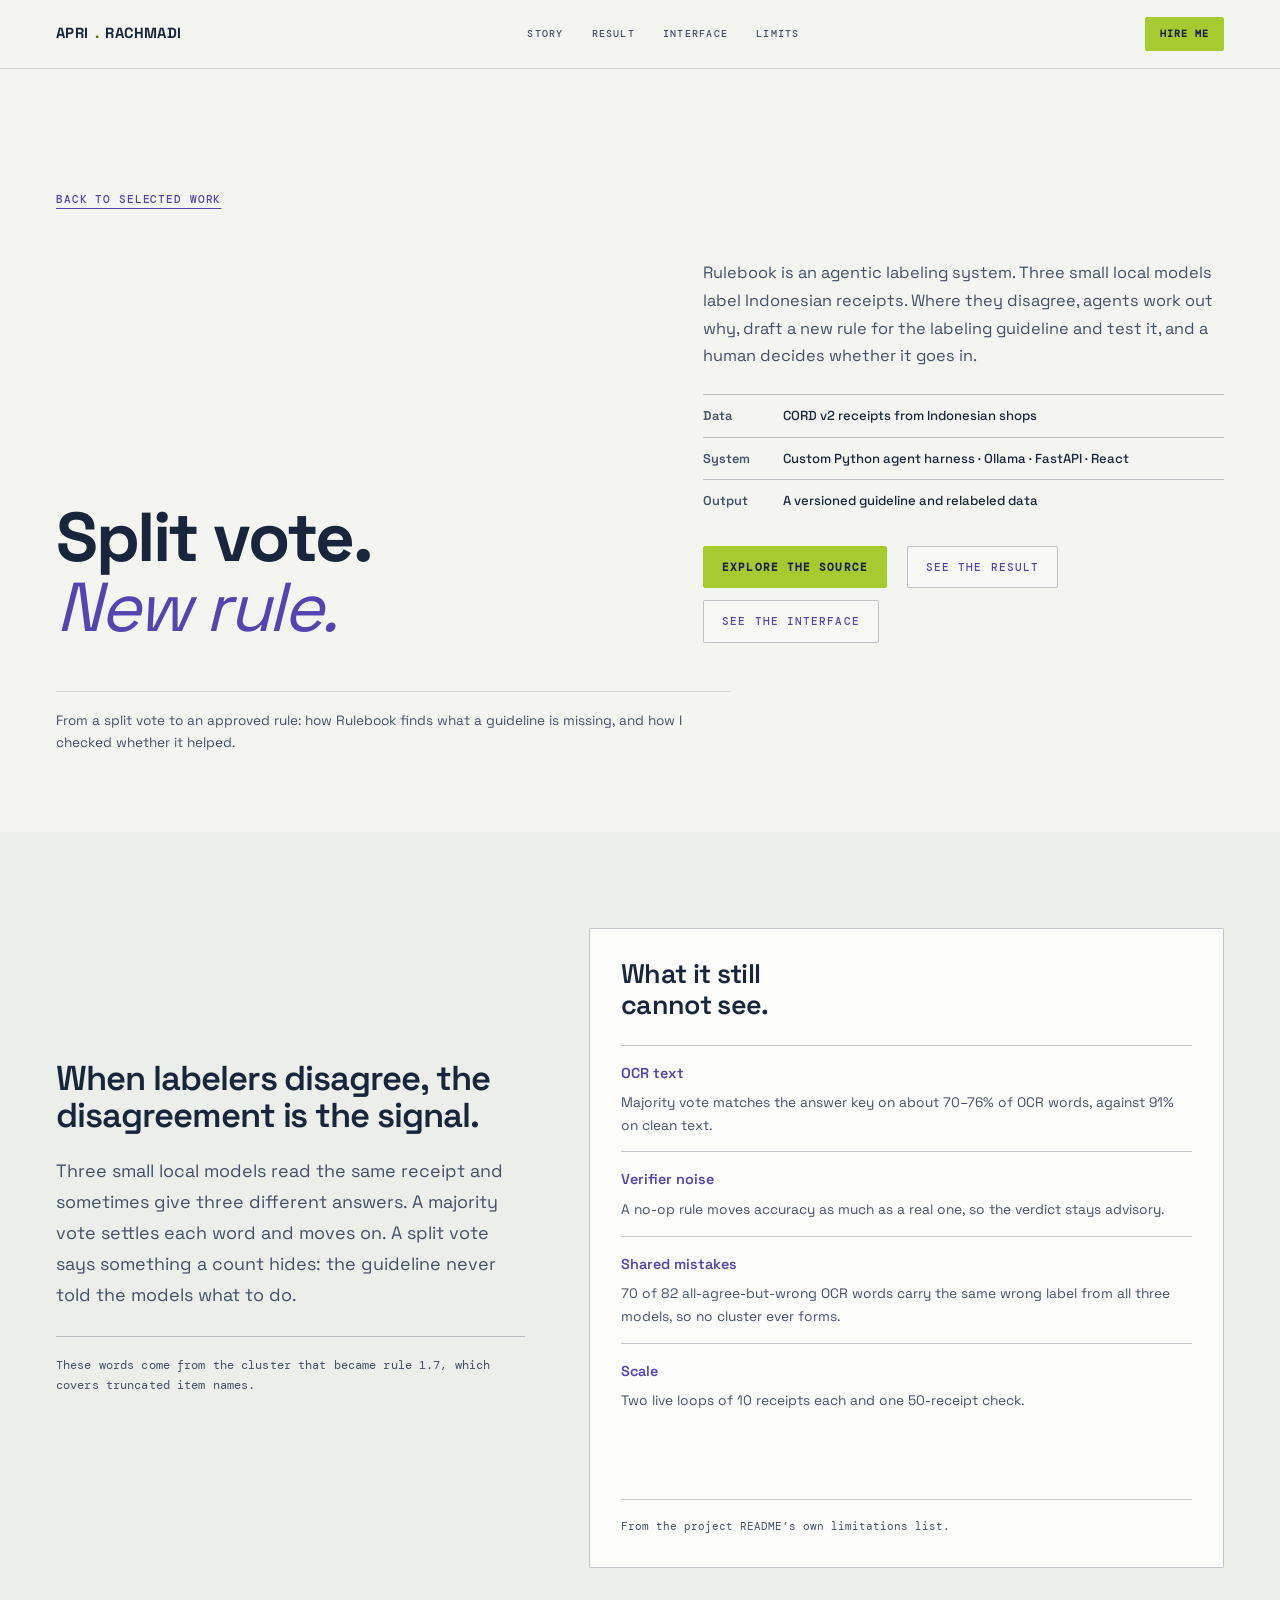
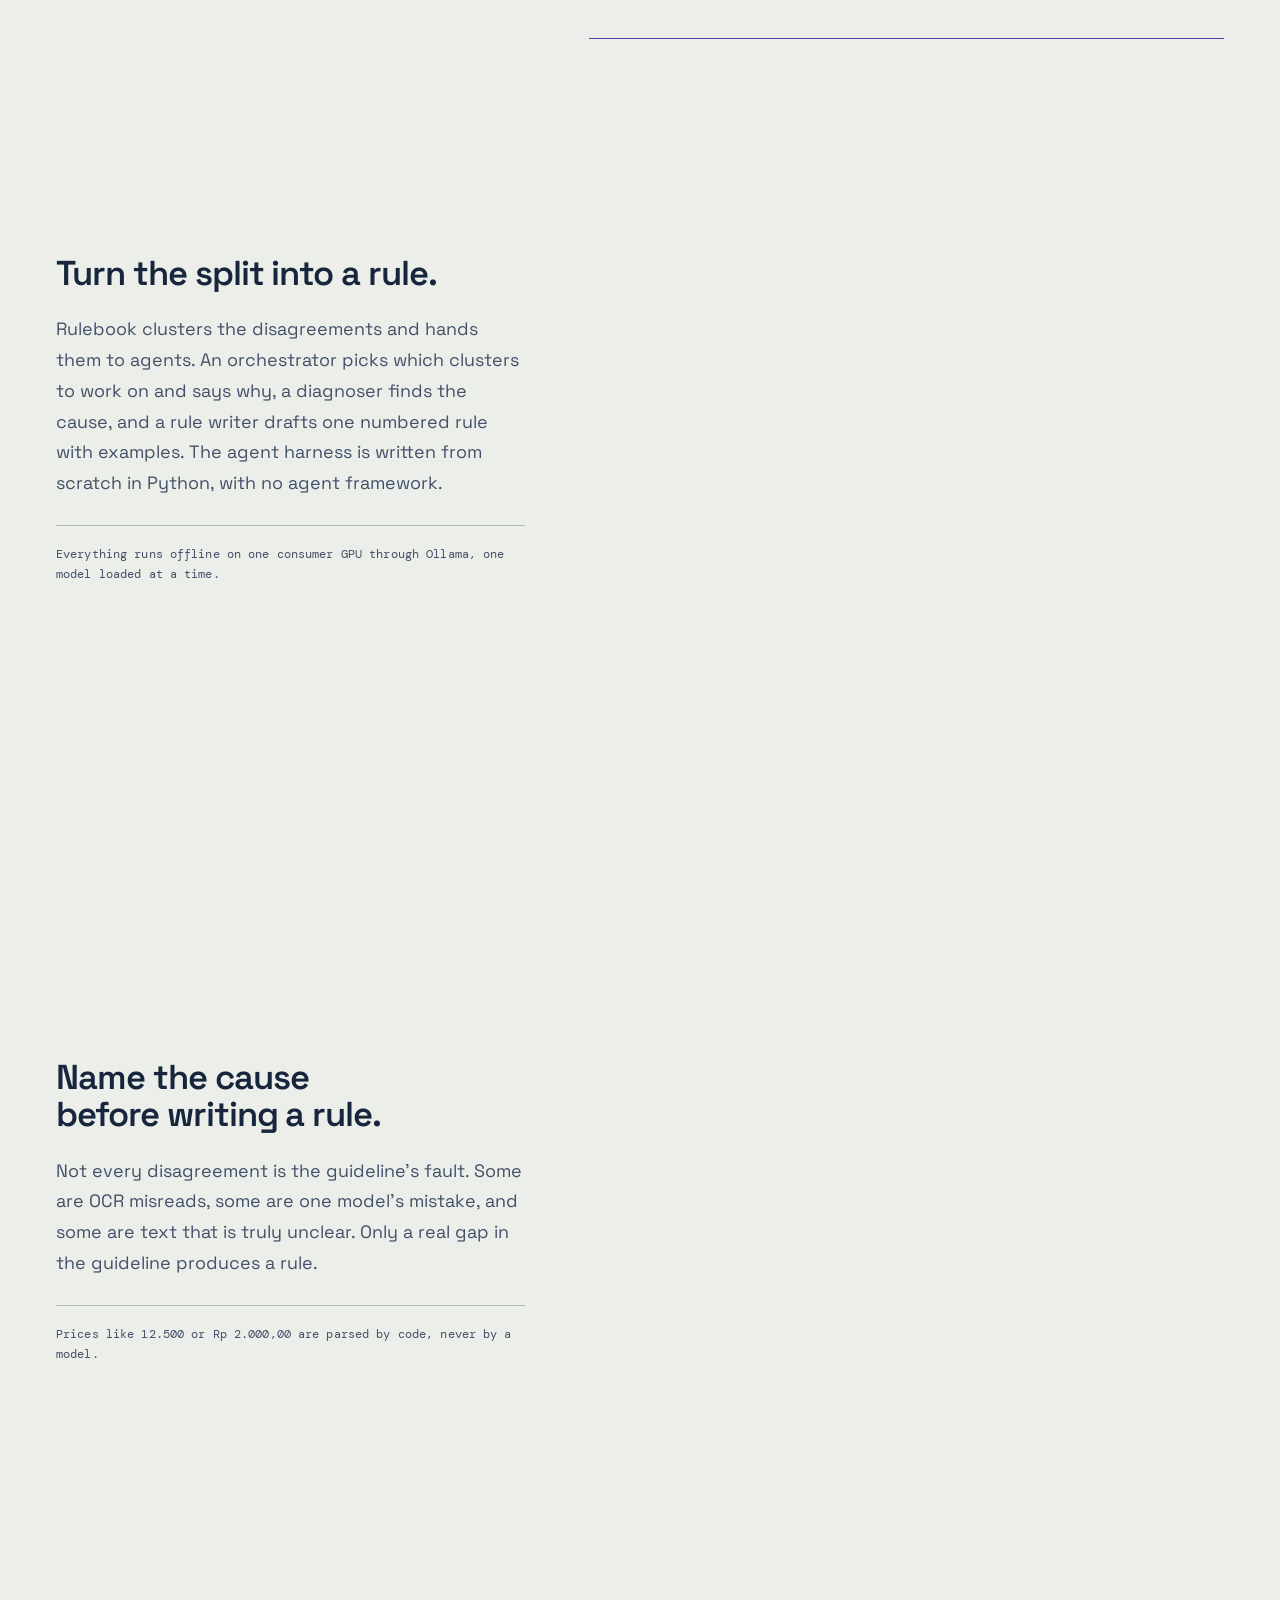
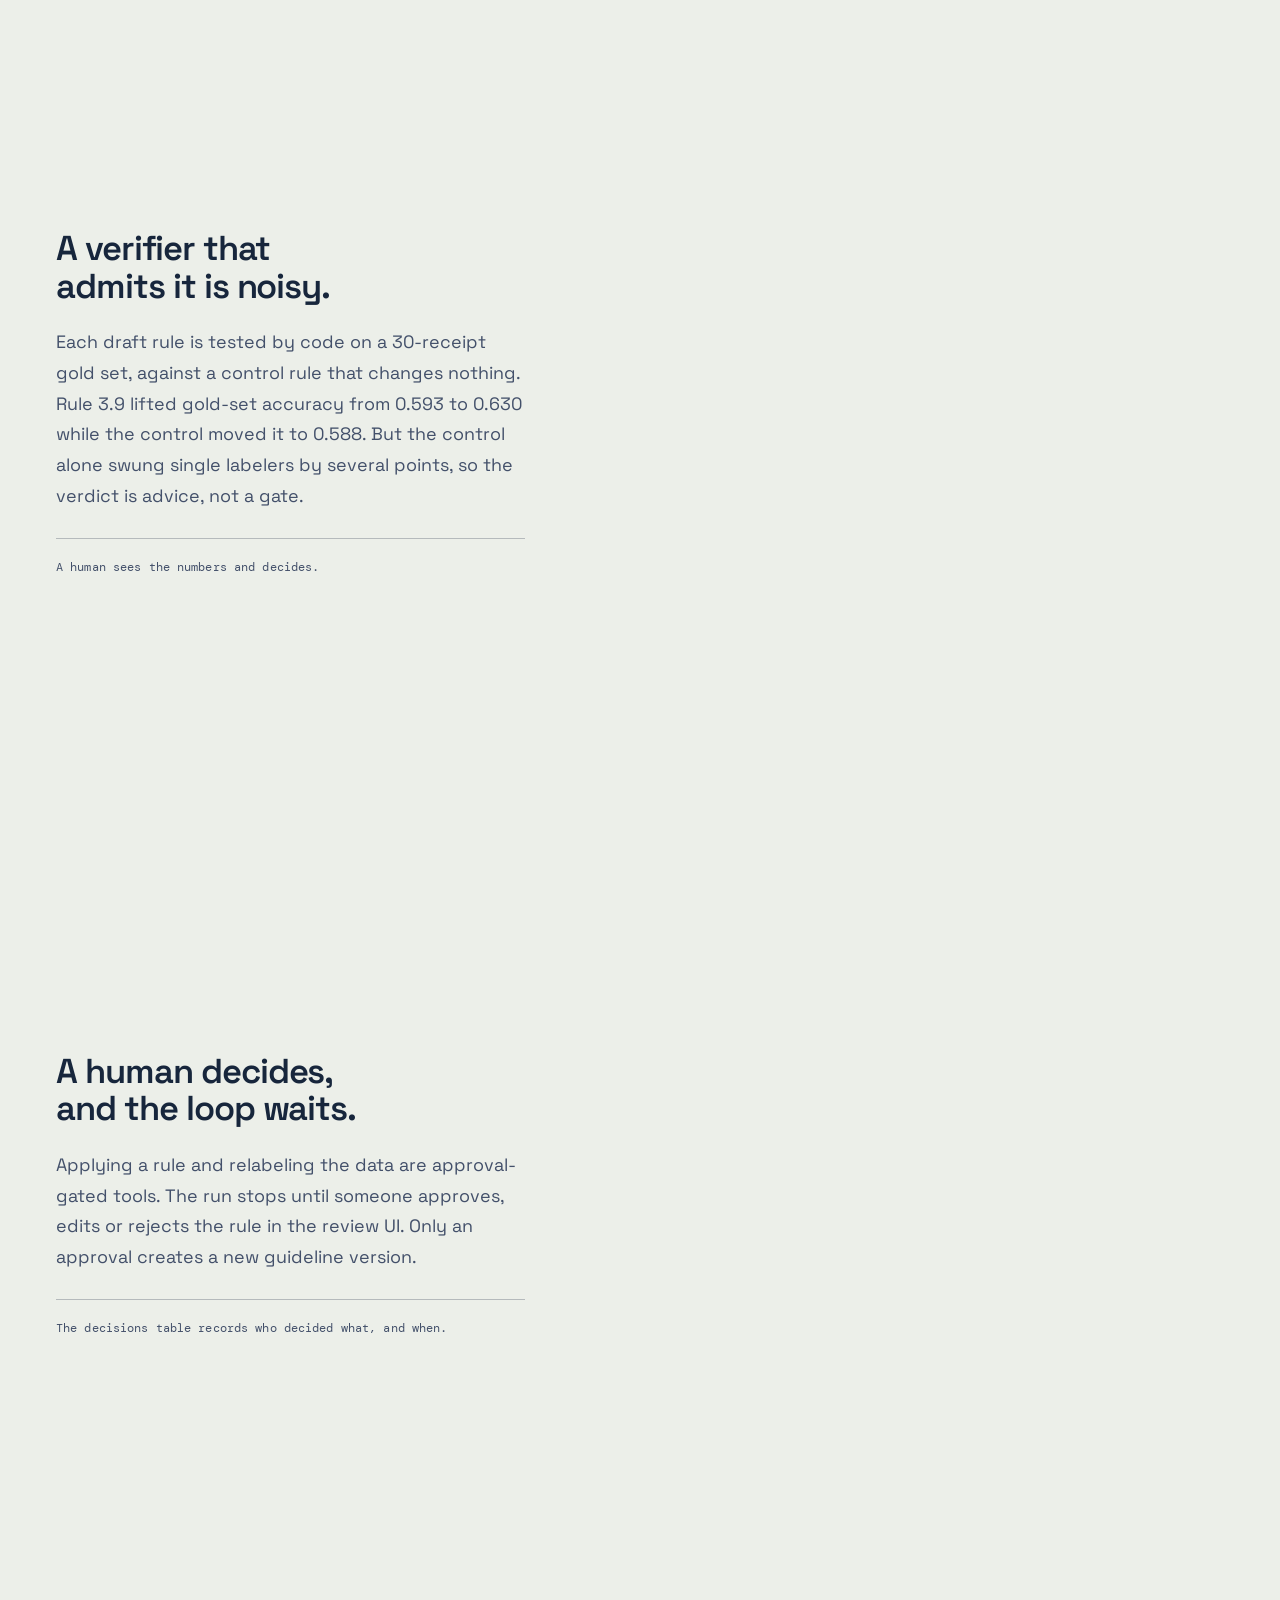
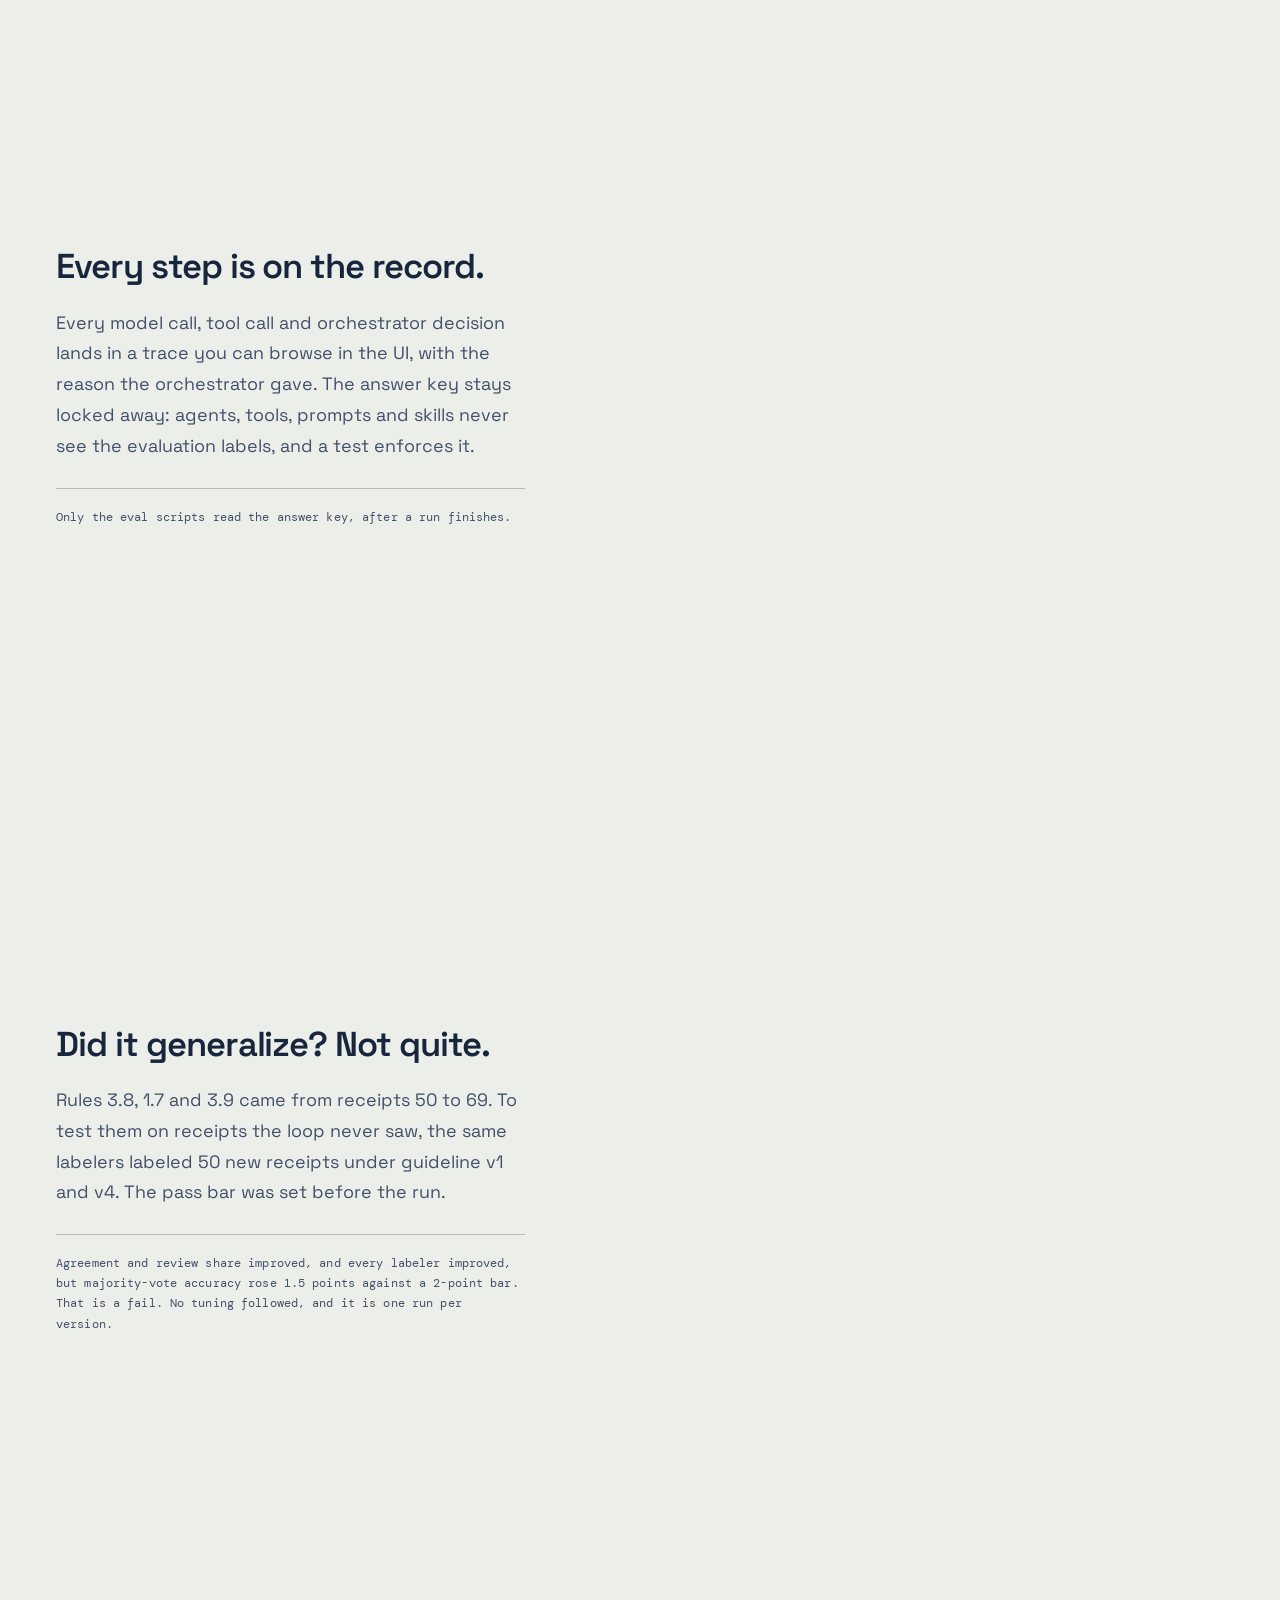
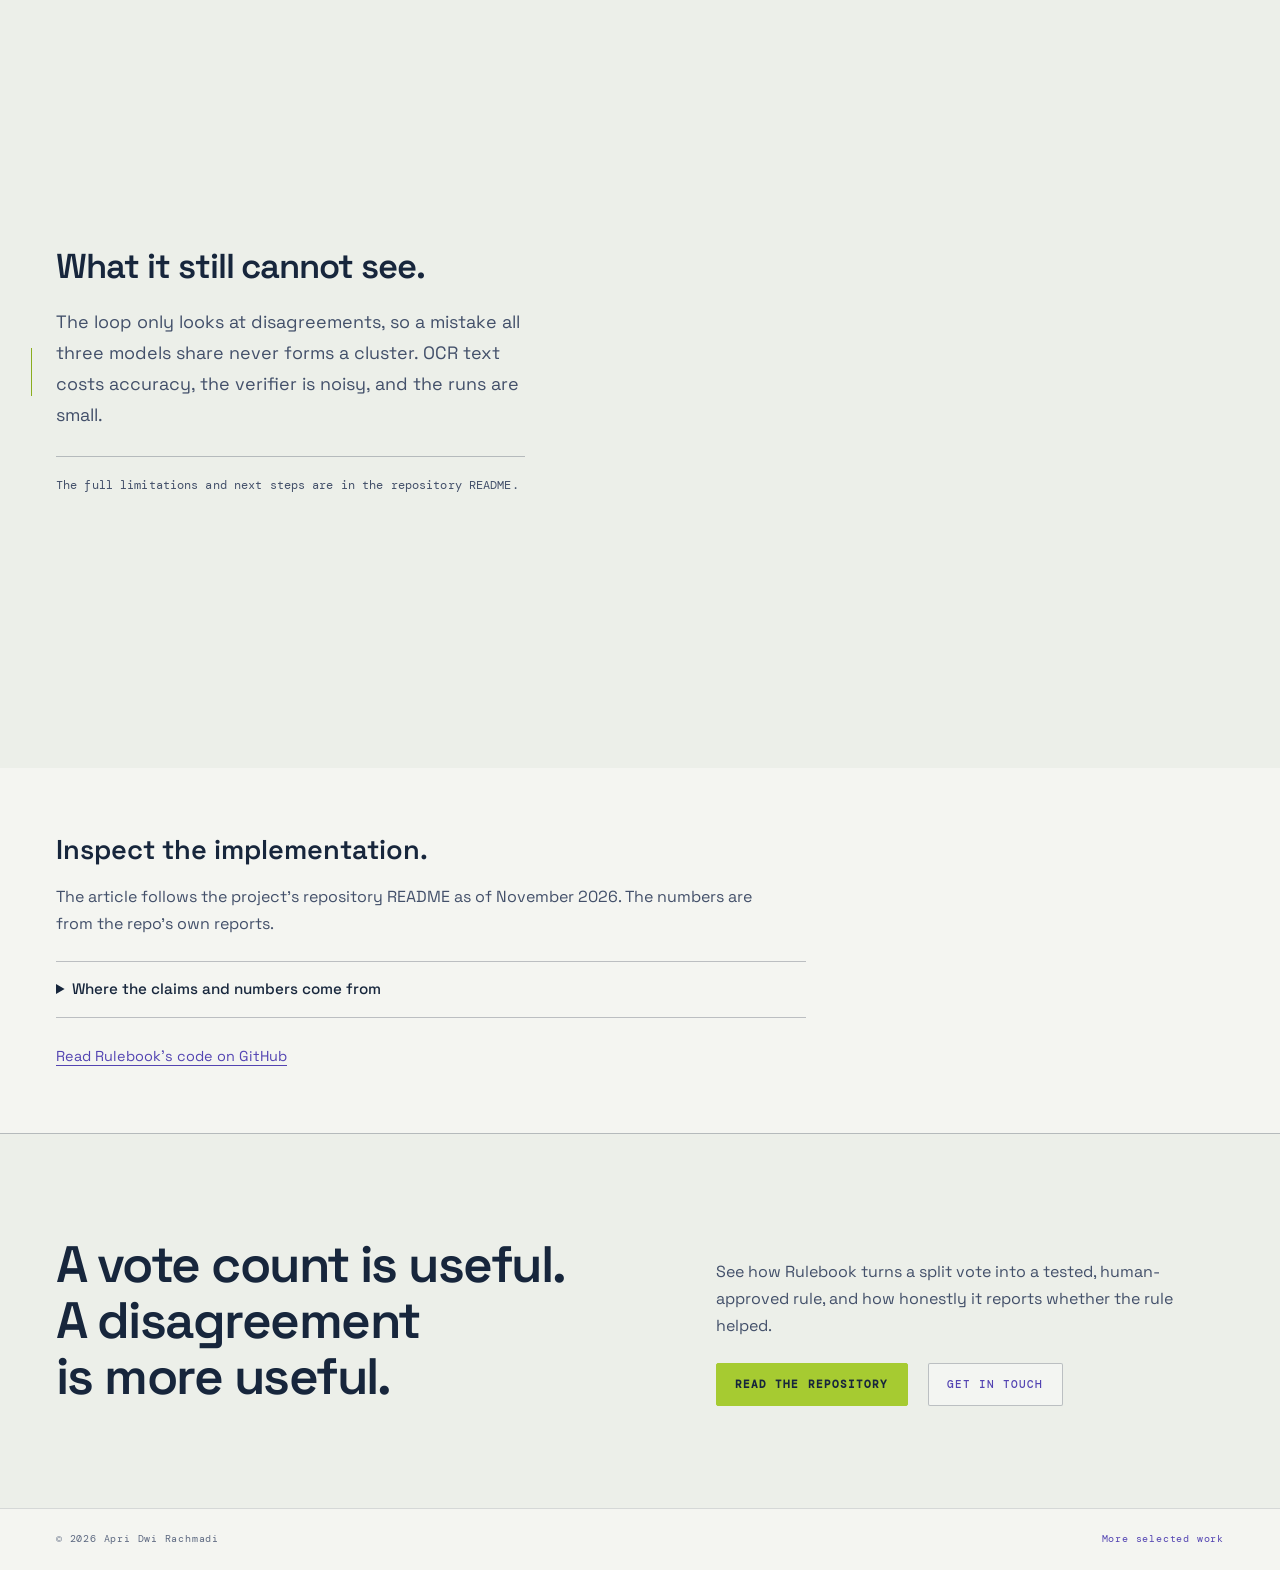
<file: projects/rulebook/index.html>
<!doctype html>
<html lang="en"><head><meta charset="utf-8"><meta name="viewport" content="width=device-width, initial-scale=1"><meta name="description" content="How Rulebook turns labeler disagreement into tested, human-approved guideline rules, running fully offline on local models."><title>Rulebook — Agentic labeling case study</title><link rel="canonical" href="https://aprirachmadi.github.io/projects/rulebook/"><link rel="icon" href="../../assets/site-icon.jpg"><link rel="stylesheet" href="../../site.css"><link rel="stylesheet" href="../story-shell.css"><link rel="stylesheet" href="rulebook.css?v=1"><script src="../story-shell.js" defer></script><script src="rulebook.js" defer></script><noscript><style>.rulebook .story-stage{display:none}.rulebook .story-shell__grid{display:block}.rulebook .story-chapter{display:block;min-height:0;opacity:1;padding:60px 0}.rulebook .story-chapter__mobile-scene{display:block}.rulebook .story-chapter__copy{padding:0 0 28px;max-width:65ch}.rulebook .story-chapter::before{display:none}</style></noscript></head>
<body class="case-study rulebook"><a class="skip-link" href="#story">Skip to the case study</a><header class="nav story-nav"><div class="wrap nav__inner"><a class="nav__brand" href="../../">apri<b>.</b>rachmadi</a><nav class="nav__links" aria-label="Case study navigation"><a href="#story">Story</a><a href="#result">Result</a><a href="#human">Interface</a><a href="#limits">Limits</a></nav><a class="btn nav__cta" href="../../#contact">Hire me</a></div></header>
<main><header class="case-hero wrap"><a class="back-link" href="../../#projects">Back to selected work</a><div class="case-hero__grid"><h1>Split vote.<br><em>New rule.</em></h1><div class="case-hero__summary"><p>Rulebook is an agentic labeling system. Three small local models label Indonesian receipts. Where they disagree, agents work out why, draft a new rule for the labeling guideline and test it, and a human decides whether it goes in.</p><dl class="case-facts"><div><dt>Data</dt><dd>CORD v2 receipts from Indonesian shops</dd></div><div><dt>System</dt><dd>Custom Python agent harness · Ollama · FastAPI · React</dd></div><div><dt>Output</dt><dd>A versioned guideline and relabeled data</dd></div></dl><div class="case-actions"><a class="btn btn--primary" href="https://github.com/aprirachmadi/rulebook" target="_blank" rel="noopener">Explore the source</a><a class="btn" href="#result">See the result</a><a class="btn" href="#human">See the interface</a></div></div></div><p class="case-hero__note">From a split vote to an approved rule: how Rulebook finds what a guideline is missing, and how I checked whether it helped.</p></header>
<section class="story-shell" id="story" data-story-shell aria-label="Rulebook project story"><div class="story-shell__grid wrap"><div class="story-chapters"><section class="story-chapter is-active" id="question" data-story-chapter="rulebook-question" tabindex="0"><div class="story-chapter__copy"><h2>When labelers disagree, the disagreement is the signal.</h2><p>Three small local models read the same receipt and sometimes give three different answers. A majority vote settles each word and moves on. A split vote says something a count hides: the guideline never told the models what to do.</p><p class="chapter-evidence">These words come from the cluster that became rule 1.7, which covers truncated item names.</p></div><div class="story-chapter__mobile-scene" data-mobile-scene="rulebook-question"><noscript><div class="scene question-scene"><p class="scene-caption">Three labelers, one word</p><table class="metric-table votes-table"><caption>Real votes · label and confidence</caption><thead><tr><th scope="col">Word</th><th scope="col">qwen3.5</th><th scope="col">llama3.1</th><th scope="col">gemma4</th></tr></thead><tbody><tr><th scope="row">AFUNG</th><td>other 0.9</td><td>menu.nm 1.0</td><td>other 0.9</td></tr><tr><th scope="row">TEH</th><td>menu.nm 0.9</td><td>other 0.5</td><td>menu.nm 0.9</td></tr></tbody></table><p class="translation">A majority vote settles both words and moves on. The split says the guideline never told the models what to do with a truncated item name.</p><p class="scene-foot">Votes from the trace viewer, receipts train_0066 and train_0065.</p></div></noscript></div></section><section class="story-chapter" id="plan" data-story-chapter="rulebook-plan" tabindex="0"><div class="story-chapter__copy"><h2>Turn the split into a rule.</h2><p>Rulebook clusters the disagreements and hands them to agents. An orchestrator picks which clusters to work on and says why, a diagnoser finds the cause, and a rule writer drafts one numbered rule with examples. The agent harness is written from scratch in Python, with no agent framework.</p><p class="chapter-evidence">Everything runs offline on one consumer GPU through Ollama, one model loaded at a time.</p></div><div class="story-chapter__mobile-scene" data-mobile-scene="rulebook-plan"><noscript><div class="scene architecture-scene"><img src="../../public/projects/rulebook/architecture.svg" alt="Receipts are read by OCR and labeled by three local models. Disagreements are clustered, then an orchestrator, a diagnoser, a rule writer and a code verifier work on them. A human approves, edits or rejects the rule. An approved rule creates a new guideline version, the batch is relabeled, and the next batch starts from the new version." width="680" height="633"><p class="scene-foot">Simplified loop. Rejected rules and failure routes are omitted.</p></div></noscript></div></section><section class="story-chapter" id="diagnose" data-story-chapter="rulebook-diagnose" tabindex="0"><div class="story-chapter__copy"><h2>Name the cause before writing a rule.</h2><p>Not every disagreement is the guideline’s fault. Some are OCR misreads, some are one model’s mistake, and some are text that is truly unclear. Only a real gap in the guideline produces a rule.</p><p class="chapter-evidence">Prices like 12.500 or Rp 2.000,00 are parsed by code, never by a model.</p></div><div class="story-chapter__mobile-scene" data-mobile-scene="rulebook-diagnose"><noscript><div class="scene sources-scene"><h3>Four possible<br>causes.</h3><dl class="source-list"><div><dt>OCR_ERROR</dt><dd>Low OCR confidence, swapped characters (O/0, l/1, S/5), or a failed receipt sum check.</dd></div><div><dt>MODEL_ERROR</dt><dd>Two of three labelers agree, the guideline supports them, and the dissenter contradicts it.</dd></div><div><dt>AMBIGUOUS</dt><dd>The guideline covers the case, but the text itself is unclear.</dd></div><div><dt>GUIDELINE_GAP</dt><dd>No rule covers the case, or two rules conflict. The only cause that produces a rule.</dd></div></dl><p class="scene-foot">From the diagnoser’s rules of thumb in the project spec.</p></div></noscript></div></section><section class="story-chapter" id="verify" data-story-chapter="rulebook-verify" tabindex="0"><div class="story-chapter__copy"><h2>A verifier that admits it is noisy.</h2><p>Each draft rule is tested by code on a 30-receipt gold set, against a control rule that changes nothing. Rule 3.9 lifted gold-set accuracy from 0.593 to 0.630 while the control moved it to 0.588. But the control alone swung single labelers by several points, so the verdict is advice, not a gate.</p><p class="chapter-evidence">A human sees the numbers and decides.</p></div><div class="story-chapter__mobile-scene" data-mobile-scene="rulebook-verify"><noscript><div class="scene evaluation-scene"><h3>Advisory,<br>not a gate.</h3><table class="metric-table"><caption>Gold-set accuracy · 30 receipts</caption><thead><tr><th scope="col">Rule</th><th scope="col">Before → after</th></tr></thead><tbody><tr><th scope="row">Rule 3.9</th><td class="reported">0.593 → 0.630</td></tr><tr><th scope="row">No-op control rule</th><td class="pending">0.593 → 0.588</td></tr></tbody></table><table class="metric-table judge-table"><caption>How noisy is the verifier?</caption><thead><tr><th scope="col">No-op rule moved</th><th scope="col">Gold accuracy</th></tr></thead><tbody><tr><th scope="row">gemma4:12b</th><td class="reported">−5.4 pts</td></tr><tr><th scope="row">qwen3.5:4b</th><td class="reported">+3.7 pts</td></tr></tbody></table><p class="scene-foot">Held-out samples are tiny (2–9 words), so pass or fail is advice for the human.</p></div></noscript></div></section><section class="story-chapter" id="human" data-story-chapter="rulebook-human" tabindex="0"><div class="story-chapter__copy"><h2>A human decides, and the loop waits.</h2><p>Applying a rule and relabeling the data are approval-gated tools. The run stops until someone approves, edits or rejects the rule in the review UI. Only an approval creates a new guideline version.</p><p class="chapter-evidence">The decisions table records who decided what, and when.</p></div><div class="story-chapter__mobile-scene" data-mobile-scene="rulebook-human"><noscript><figure class="scene product-scene"><div class="product-image"><img src="../../public/projects/rulebook/images/review-queue.png" alt="Rulebook review queue: a table of recent decisions listing apply_patch and relabel actions with approve or reject, the approver and the time." width="944" height="255" loading="lazy"></div><figcaption>Review queue, recent decisions. Applying a rule and relabeling both wait for a person.</figcaption></figure></noscript></div></section><section class="story-chapter" id="trace" data-story-chapter="rulebook-trace" tabindex="0"><div class="story-chapter__copy"><h2>Every step is on the record.</h2><p>Every model call, tool call and orchestrator decision lands in a trace you can browse in the UI, with the reason the orchestrator gave. The answer key stays locked away: agents, tools, prompts and skills never see the evaluation labels, and a test enforces it.</p><p class="chapter-evidence">Only the eval scripts read the answer key, after a run finishes.</p></div><div class="story-chapter__mobile-scene" data-mobile-scene="rulebook-trace"><noscript><figure class="scene product-scene"><div class="product-image"><img src="../../public/projects/rulebook/images/trace-viewer.png" alt="Rulebook trace viewer: filter buttons for the orchestrator, diagnoser, rule writer and three labelers, and a table of model calls and tool calls with token counts." width="919" height="400" loading="lazy"></div><figcaption>Trace viewer: every model call and tool call, with tokens and latency.</figcaption></figure></noscript></div></section><section class="story-chapter" id="result" data-story-chapter="rulebook-result" tabindex="0"><div class="story-chapter__copy"><h2>Did it generalize? Not quite.</h2><p>Rules 3.8, 1.7 and 3.9 came from receipts 50 to 69. To test them on receipts the loop never saw, the same labelers labeled 50 new receipts under guideline v1 and v4. The pass bar was set before the run.</p><p class="chapter-evidence">Agreement and review share improved, and every labeler improved, but majority-vote accuracy rose 1.5 points against a 2-point bar. That is a fail. No tuning followed, and it is one run per version.</p></div><div class="story-chapter__mobile-scene" data-mobile-scene="rulebook-result"><noscript><div class="scene evaluation-scene"><h3>Unseen receipts.<br>Honest result.</h3><table class="metric-table"><caption>50 held-out receipts · guideline v1 vs v4</caption><thead><tr><th scope="col">Metric</th><th scope="col">v1</th><th scope="col">v4</th></tr></thead><tbody><tr><th scope="row">Word-level alpha</th><td>0.531</td><td class="reported">0.570</td></tr><tr><th scope="row">Majority vote matches v2</th><td>69.9%</td><td class="reported">71.5%</td></tr><tr><th scope="row">All-3-agree matches v2</th><td>78.8%</td><td class="reported">79.1%</td></tr><tr><th scope="row">Words sent to review</th><td>55.9%</td><td class="reported">50.1%</td></tr></tbody></table><table class="metric-table judge-table"><caption>Pass bar, set before the run</caption><thead><tr><th scope="col">Criterion</th><th scope="col">Result</th></tr></thead><tbody><tr><th scope="row">Majority vote up by 2 pts</th><td class="reported">Fail (+1.5)</td></tr><tr><th scope="row">Alpha rises</th><td class="reported">Pass</td></tr><tr><th scope="row">Review share falls</th><td class="reported">Pass</td></tr></tbody></table><p class="scene-foot">Receipts train_0100–0149, OCR text, 1,181 words. One run per version.</p></div></noscript></div></section><section class="story-chapter" id="limits" data-story-chapter="rulebook-limits" tabindex="0"><div class="story-chapter__copy"><h2>What it still cannot see.</h2><p>The loop only looks at disagreements, so a mistake all three models share never forms a cluster. OCR text costs accuracy, the verifier is noisy, and the runs are small.</p><p class="chapter-evidence">The full limitations and next steps are in the repository README.</p></div><div class="story-chapter__mobile-scene" data-mobile-scene="rulebook-limits"><noscript><div class="scene limits-scene"><h3>What it still<br>cannot see.</h3><dl class="limit-list"><div><dt>OCR text</dt><dd>Majority vote matches the answer key on about 70–76% of OCR words, against 91% on clean text.</dd></div><div><dt>Verifier noise</dt><dd>A no-op rule moves accuracy as much as a real one, so the verdict stays advisory.</dd></div><div><dt>Shared mistakes</dt><dd>70 of 82 all-agree-but-wrong OCR words carry the same wrong label from all three models, so no cluster ever forms.</dd></div><div><dt>Scale</dt><dd>Two live loops of 10 receipts each and one 50-receipt check.</dd></div></dl><p class="scene-foot">From the project README’s own limitations list.</p></div></noscript></div></section></div><aside class="story-stage" aria-label="Visualization corresponding to the current chapter"><div class="story-stage__frame" data-story-stage aria-live="polite"></div><div class="story-progress" aria-hidden="true"><span data-story-progress></span></div></aside></div></section><section class="source-notes wrap"><h2>Inspect the implementation.</h2><p>The article follows the project’s repository README as of November 2026. The numbers are from the repo’s own reports.</p><details class="evidence-notes"><summary>Where the claims and numbers come from</summary><div><p><strong>Held-out result:</strong> guideline v1 and v4, same three labelers, receipts train_0100–0149, one run per version. The pass bar was written down before the run, and nothing was tuned afterward.</p><p><strong>Rule 3.9 and the control:</strong> gold-set accuracy 0.593 to 0.630 against 0.593 to 0.588, on the 30-receipt gold set. The no-op swings (−5.4 and +3.7 points) are from the README’s limitations list.</p><p><strong>Data:</strong> CORD v2 by NAVER Clova, licensed CC BY 4.0. No receipt images are shown here. The screenshots are captures of the local app.</p></div></details><a class="implementation-link" href="https://github.com/aprirachmadi/rulebook" target="_blank" rel="noopener">Read Rulebook’s code on GitHub</a></section><section class="case-close"><div class="wrap case-close__grid"><h2>A vote count is useful.<br>A disagreement<br>is more useful.</h2><div><p>See how Rulebook turns a split vote into a tested, human-approved rule, and how honestly it reports whether the rule helped.</p><div class="case-actions"><a class="btn btn--primary" href="https://github.com/aprirachmadi/rulebook" target="_blank" rel="noopener">Read the repository</a><a class="btn" href="../../#contact">Get in touch</a></div></div></div></section></main><footer class="footer"><div class="wrap footer__inner"><span>© 2026 Apri Dwi Rachmadi</span><a href="../../#projects">More selected work</a></div></footer>
<template id="scene-rulebook-question"><div class="scene question-scene"><p class="scene-caption">Three labelers, one word</p><table class="metric-table votes-table"><caption>Real votes · label and confidence</caption><thead><tr><th scope="col">Word</th><th scope="col">qwen3.5</th><th scope="col">llama3.1</th><th scope="col">gemma4</th></tr></thead><tbody><tr><th scope="row">AFUNG</th><td>other 0.9</td><td>menu.nm 1.0</td><td>other 0.9</td></tr><tr><th scope="row">TEH</th><td>menu.nm 0.9</td><td>other 0.5</td><td>menu.nm 0.9</td></tr></tbody></table><p class="translation">A majority vote settles both words and moves on. The split says the guideline never told the models what to do with a truncated item name.</p><p class="scene-foot">Votes from the trace viewer, receipts train_0066 and train_0065.</p></div></template><template id="scene-rulebook-plan"><div class="scene architecture-scene"><img src="../../public/projects/rulebook/architecture.svg" alt="Receipts are read by OCR and labeled by three local models. Disagreements are clustered, then an orchestrator, a diagnoser, a rule writer and a code verifier work on them. A human approves, edits or rejects the rule. An approved rule creates a new guideline version, the batch is relabeled, and the next batch starts from the new version." width="680" height="633"><p class="scene-foot">Simplified loop. Rejected rules and failure routes are omitted.</p></div></template><template id="scene-rulebook-diagnose"><div class="scene sources-scene"><h3>Four possible<br>causes.</h3><dl class="source-list"><div><dt>OCR_ERROR</dt><dd>Low OCR confidence, swapped characters (O/0, l/1, S/5), or a failed receipt sum check.</dd></div><div><dt>MODEL_ERROR</dt><dd>Two of three labelers agree, the guideline supports them, and the dissenter contradicts it.</dd></div><div><dt>AMBIGUOUS</dt><dd>The guideline covers the case, but the text itself is unclear.</dd></div><div><dt>GUIDELINE_GAP</dt><dd>No rule covers the case, or two rules conflict. The only cause that produces a rule.</dd></div></dl><p class="scene-foot">From the diagnoser’s rules of thumb in the project spec.</p></div></template><template id="scene-rulebook-verify"><div class="scene evaluation-scene"><h3>Advisory,<br>not a gate.</h3><table class="metric-table"><caption>Gold-set accuracy · 30 receipts</caption><thead><tr><th scope="col">Rule</th><th scope="col">Before → after</th></tr></thead><tbody><tr><th scope="row">Rule 3.9</th><td class="reported">0.593 → 0.630</td></tr><tr><th scope="row">No-op control rule</th><td class="pending">0.593 → 0.588</td></tr></tbody></table><table class="metric-table judge-table"><caption>How noisy is the verifier?</caption><thead><tr><th scope="col">No-op rule moved</th><th scope="col">Gold accuracy</th></tr></thead><tbody><tr><th scope="row">gemma4:12b</th><td class="reported">−5.4 pts</td></tr><tr><th scope="row">qwen3.5:4b</th><td class="reported">+3.7 pts</td></tr></tbody></table><p class="scene-foot">Held-out samples are tiny (2–9 words), so pass or fail is advice for the human.</p></div></template><template id="scene-rulebook-human"><figure class="scene product-scene"><div class="product-image"><img src="../../public/projects/rulebook/images/review-queue.png" alt="Rulebook review queue: a table of recent decisions listing apply_patch and relabel actions with approve or reject, the approver and the time." width="944" height="255" loading="lazy"></div><figcaption>Review queue, recent decisions. Applying a rule and relabeling both wait for a person.</figcaption></figure></template><template id="scene-rulebook-trace"><figure class="scene product-scene"><div class="product-image"><img src="../../public/projects/rulebook/images/trace-viewer.png" alt="Rulebook trace viewer: filter buttons for the orchestrator, diagnoser, rule writer and three labelers, and a table of model calls and tool calls with token counts." width="919" height="400" loading="lazy"></div><figcaption>Trace viewer: every model call and tool call, with tokens and latency.</figcaption></figure></template><template id="scene-rulebook-result"><div class="scene evaluation-scene"><h3>Unseen receipts.<br>Honest result.</h3><table class="metric-table"><caption>50 held-out receipts · guideline v1 vs v4</caption><thead><tr><th scope="col">Metric</th><th scope="col">v1</th><th scope="col">v4</th></tr></thead><tbody><tr><th scope="row">Word-level alpha</th><td>0.531</td><td class="reported">0.570</td></tr><tr><th scope="row">Majority vote matches v2</th><td>69.9%</td><td class="reported">71.5%</td></tr><tr><th scope="row">All-3-agree matches v2</th><td>78.8%</td><td class="reported">79.1%</td></tr><tr><th scope="row">Words sent to review</th><td>55.9%</td><td class="reported">50.1%</td></tr></tbody></table><table class="metric-table judge-table"><caption>Pass bar, set before the run</caption><thead><tr><th scope="col">Criterion</th><th scope="col">Result</th></tr></thead><tbody><tr><th scope="row">Majority vote up by 2 pts</th><td class="reported">Fail (+1.5)</td></tr><tr><th scope="row">Alpha rises</th><td class="reported">Pass</td></tr><tr><th scope="row">Review share falls</th><td class="reported">Pass</td></tr></tbody></table><p class="scene-foot">Receipts train_0100–0149, OCR text, 1,181 words. One run per version.</p></div></template><template id="scene-rulebook-limits"><div class="scene limits-scene"><h3>What it still<br>cannot see.</h3><dl class="limit-list"><div><dt>OCR text</dt><dd>Majority vote matches the answer key on about 70–76% of OCR words, against 91% on clean text.</dd></div><div><dt>Verifier noise</dt><dd>A no-op rule moves accuracy as much as a real one, so the verdict stays advisory.</dd></div><div><dt>Shared mistakes</dt><dd>70 of 82 all-agree-but-wrong OCR words carry the same wrong label from all three models, so no cluster ever forms.</dd></div><div><dt>Scale</dt><dd>Two live loops of 10 receipts each and one 50-receipt check.</dd></div></dl><p class="scene-foot">From the project README’s own limitations list.</p></div></template>
</body></html>
</file>
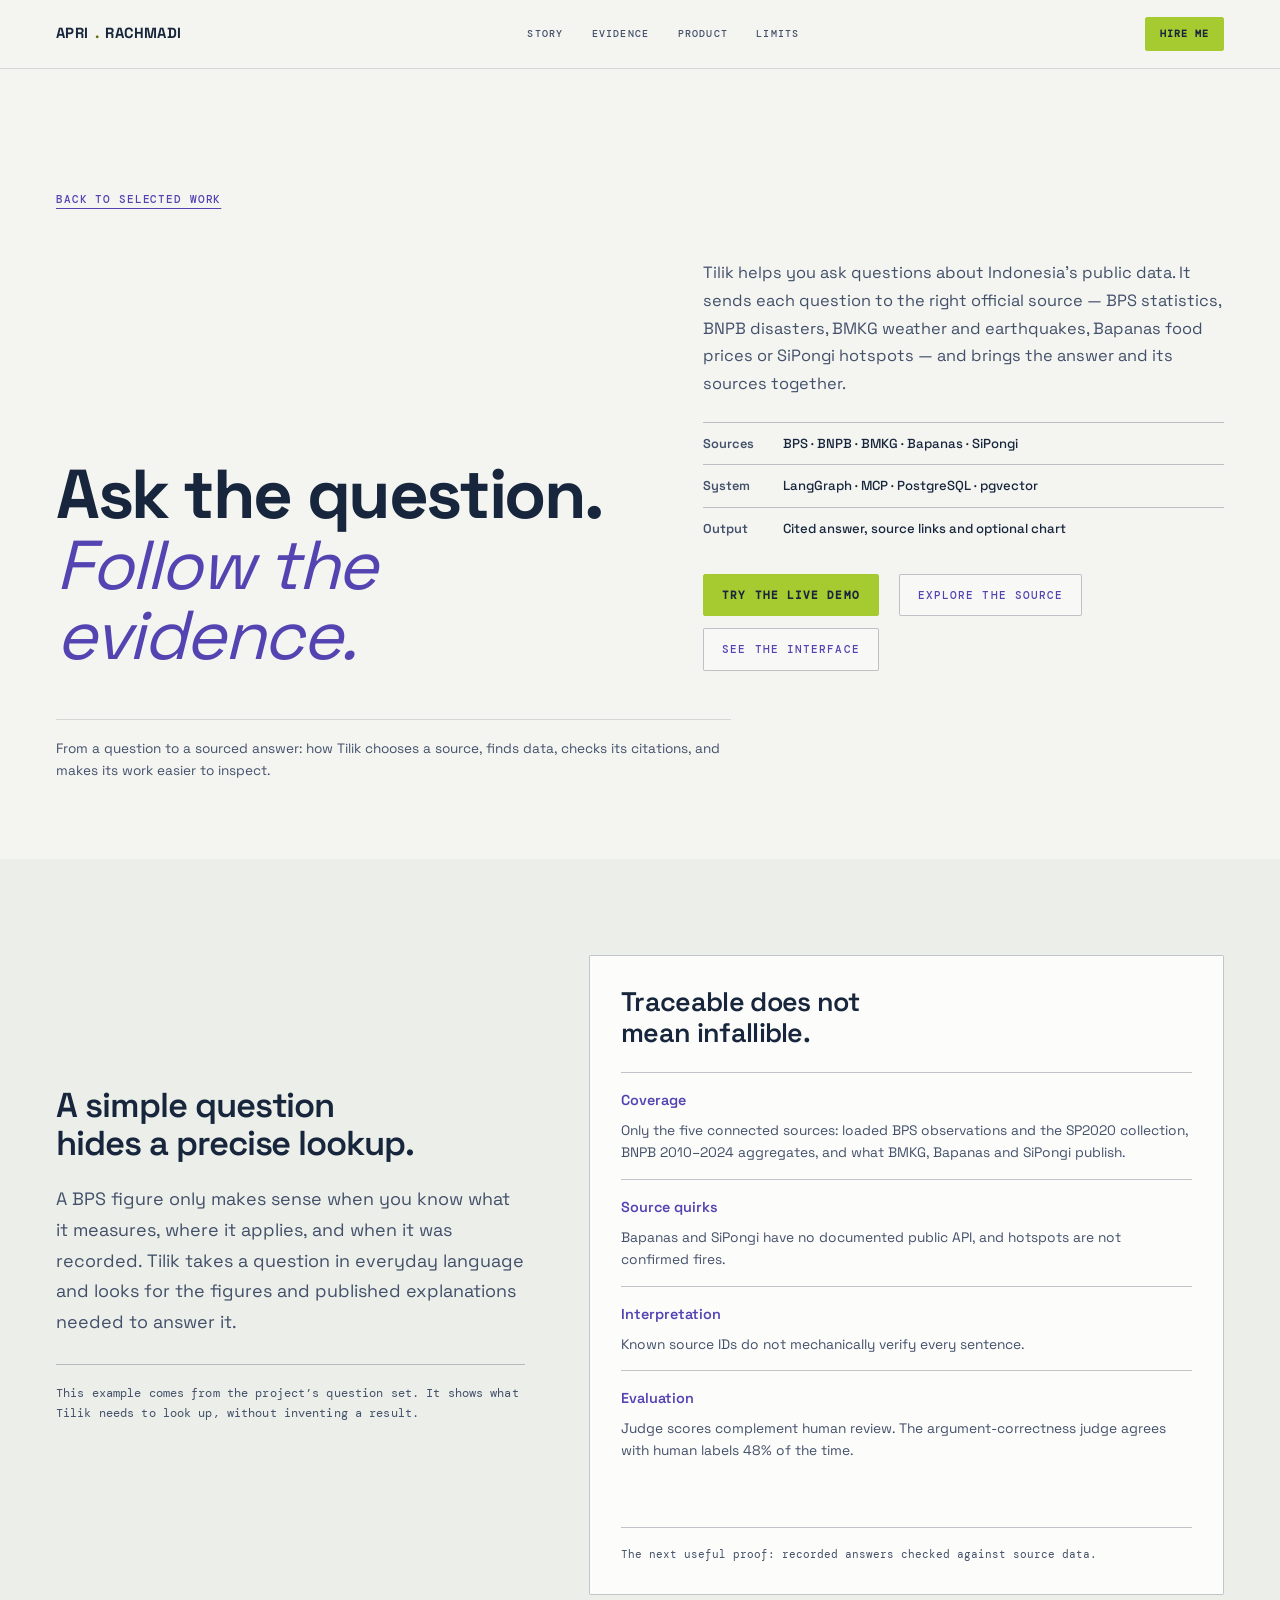
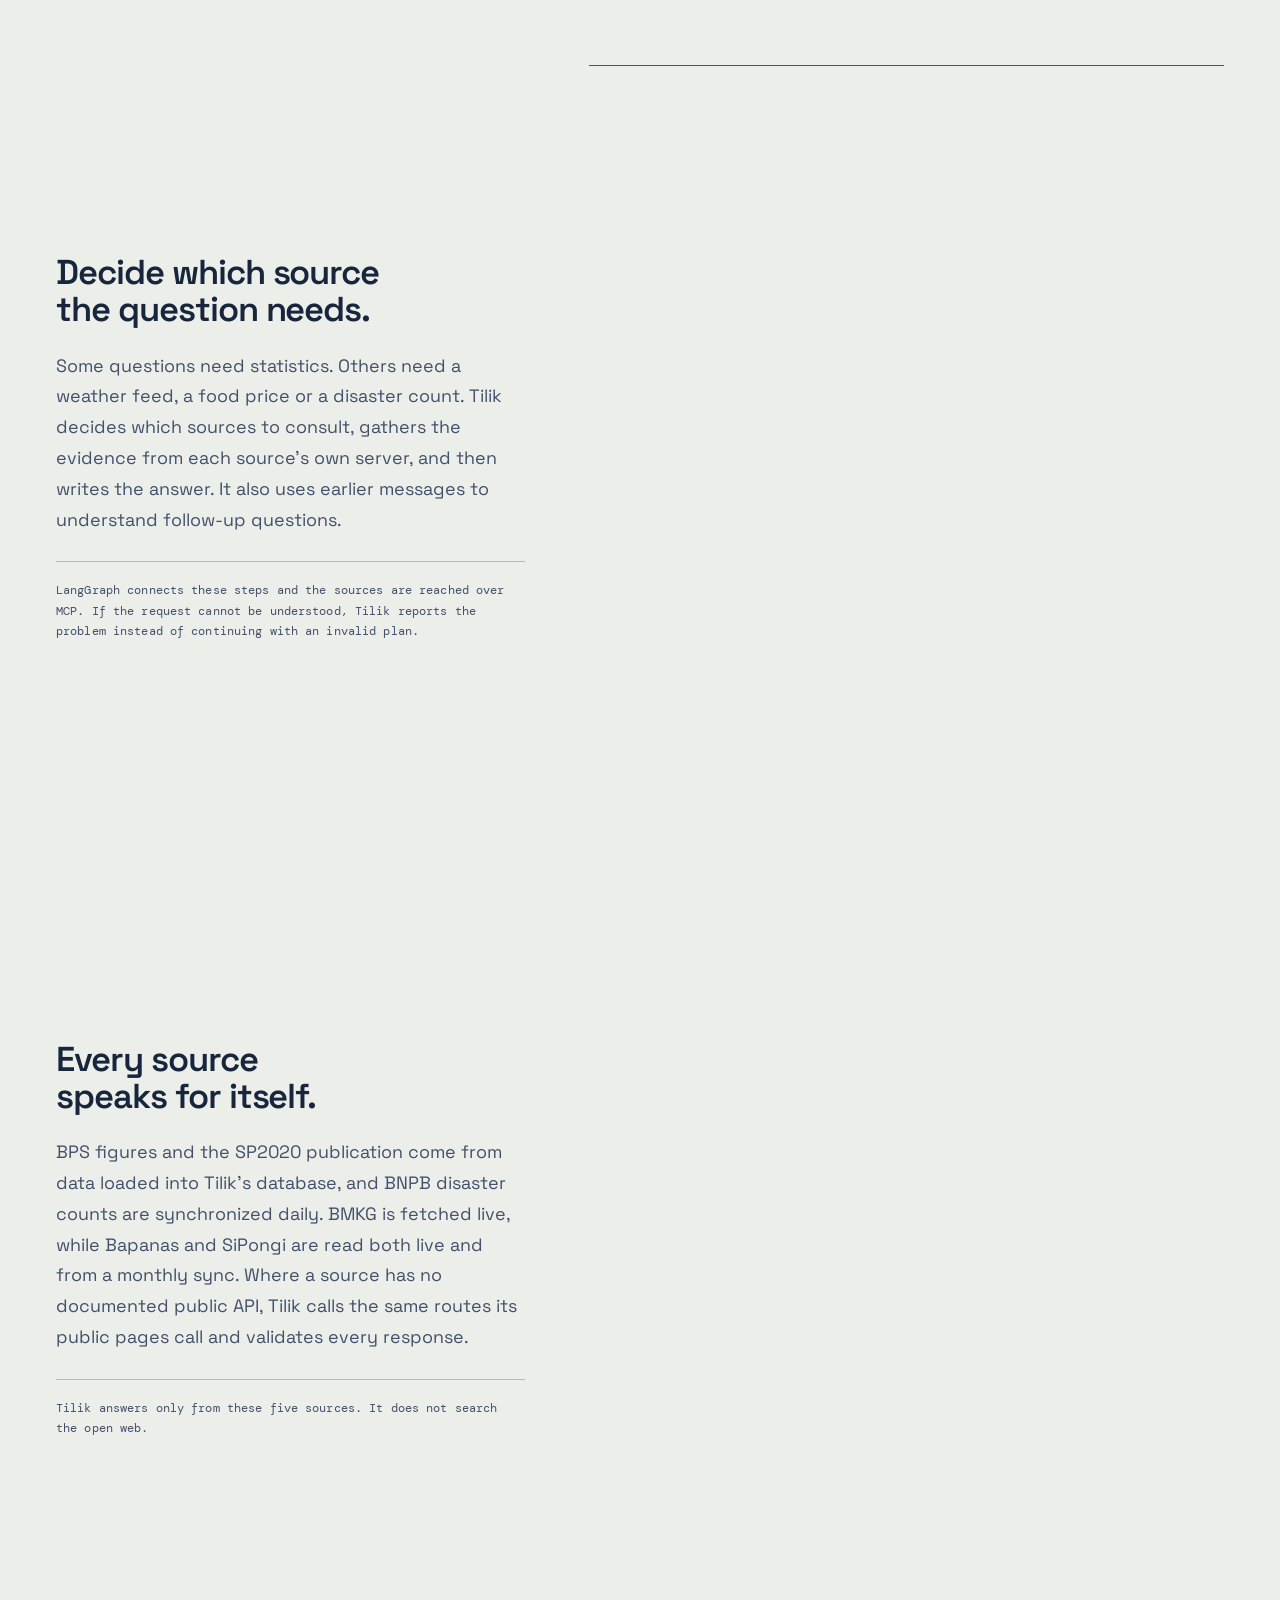
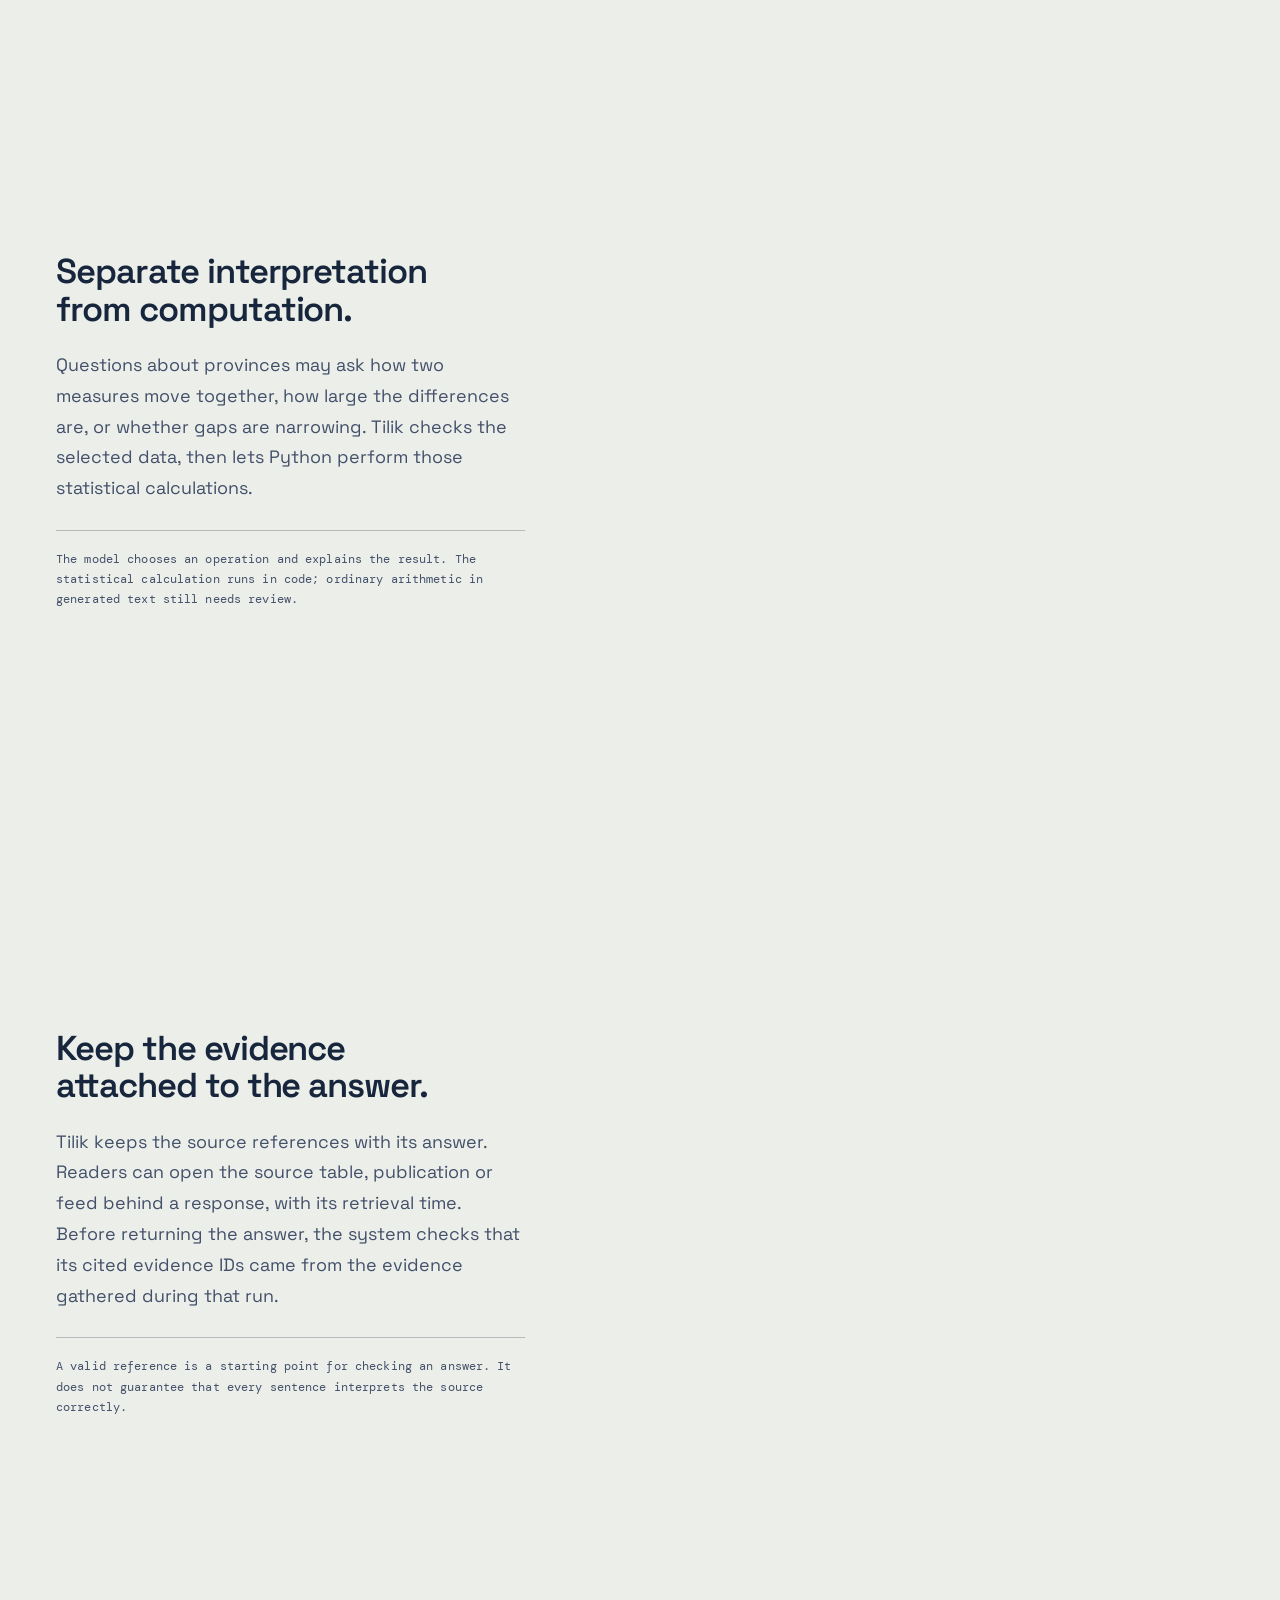
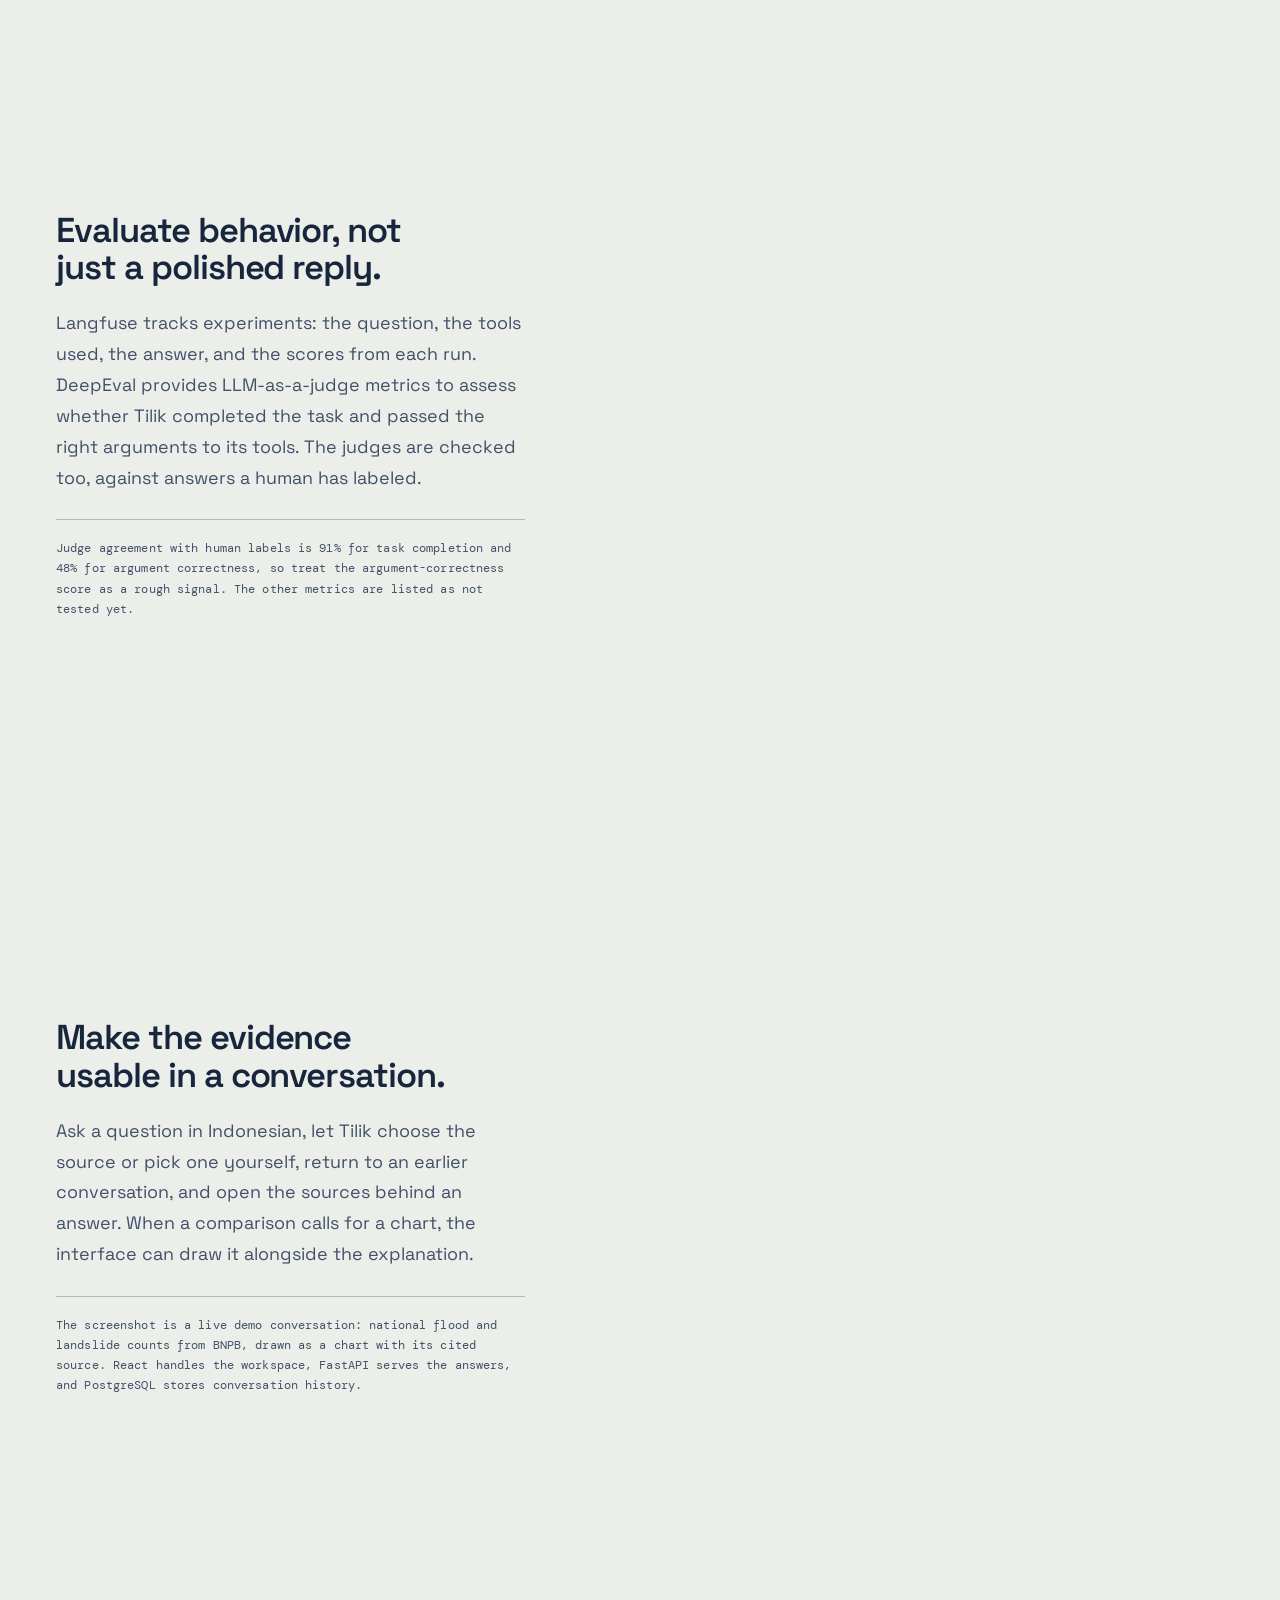
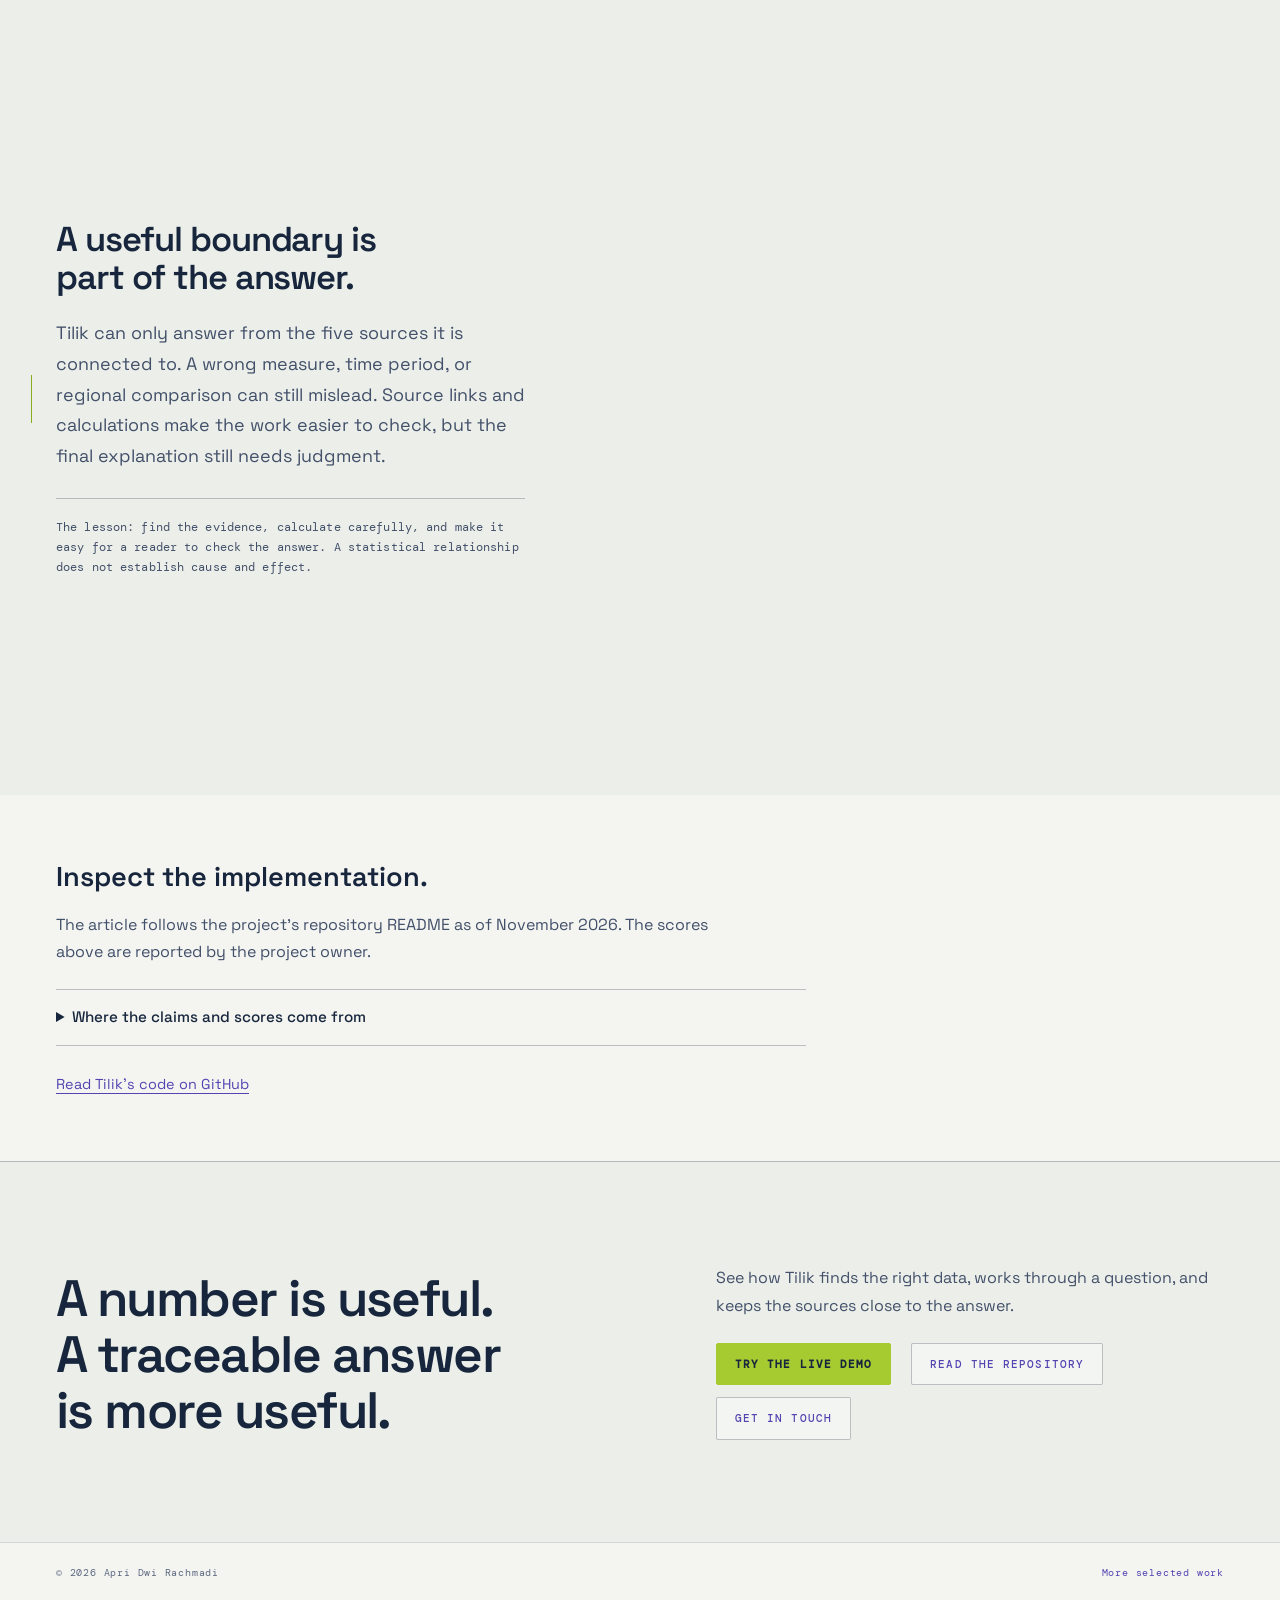
<file: projects/tilik-agent/index.html>
<!doctype html>
<html lang="en"><head><meta charset="utf-8"><meta name="viewport" content="width=device-width, initial-scale=1"><meta name="description" content="How Tilik routes questions to BPS, BNPB, BMKG, Bapanas and SiPongi source connectors, then returns cited answers with charts."><title>Tilik — Multi-source statistical agent case study</title><link rel="canonical" href="https://aprirachmadi.github.io/projects/tilik-agent/"><link rel="icon" href="../../assets/site-icon.jpg"><link rel="stylesheet" href="../../site.css"><link rel="stylesheet" href="../story-shell.css"><link rel="stylesheet" href="tilik-agent.css?v=4"><script src="../story-shell.js" defer></script><script src="tilik-agent.js" defer></script><noscript><style>.tilik-agent .story-stage{display:none}.tilik-agent .story-shell__grid{display:block}.tilik-agent .story-chapter{display:block;min-height:0;opacity:1;padding:60px 0}.tilik-agent .story-chapter__mobile-scene{display:block}.tilik-agent .story-chapter__copy{padding:0 0 28px;max-width:65ch}.tilik-agent .story-chapter::before{display:none}</style></noscript></head>
<body class="case-study tilik-agent"><a class="skip-link" href="#story">Skip to the case study</a><header class="nav story-nav"><div class="wrap nav__inner"><a class="nav__brand" href="../../">apri<b>.</b>rachmadi</a><nav class="nav__links" aria-label="Case study navigation"><a href="#story">Story</a><a href="#evidence">Evidence</a><a href="#product">Product</a><a href="#limits">Limits</a></nav><a class="btn nav__cta" href="../../#contact">Hire me</a></div></header>
<main><header class="case-hero wrap"><a class="back-link" href="../../#projects">Back to selected work</a><div class="case-hero__grid"><h1>Ask the question.<br><em>Follow the evidence.</em></h1><div class="case-hero__summary"><p>Tilik helps you ask questions about Indonesia’s public data. It sends each question to the right official source — BPS statistics, BNPB disasters, BMKG weather and earthquakes, Bapanas food prices or SiPongi hotspots — and brings the answer and its sources together.</p><dl class="case-facts"><div><dt>Sources</dt><dd>BPS · BNPB · BMKG · Bapanas · SiPongi</dd></div><div><dt>System</dt><dd>LangGraph · MCP · PostgreSQL · pgvector</dd></div><div><dt>Output</dt><dd>Cited answer, source links and optional chart</dd></div></dl><div class="case-actions"><a class="btn btn--primary" href="https://tilikagent.frhvn.my.id/" target="_blank" rel="noopener">Try the live demo</a><a class="btn" href="https://github.com/aprirachmadi/tilik-agent" target="_blank" rel="noopener">Explore the source</a><a class="btn" href="#product">See the interface</a></div></div></div><p class="case-hero__note">From a question to a sourced answer: how Tilik chooses a source, finds data, checks its citations, and makes its work easier to inspect.</p></header><section class="story-shell" id="story" data-story-shell aria-label="Tilik project story"><div class="story-shell__grid wrap"><div class="story-chapters"><section class="story-chapter is-active" id="question" data-story-chapter="tilik-question" tabindex="0"><div class="story-chapter__copy"><h2>A simple question hides a precise lookup.</h2><p>A BPS figure only makes sense when you know what it measures, where it applies, and when it was recorded. Tilik takes a question in everyday language and looks for the figures and published explanations needed to answer it.</p><p class="chapter-evidence">This example comes from the project’s question set. It shows what Tilik needs to look up, without inventing a result.</p></div><div class="story-chapter__mobile-scene" data-mobile-scene="tilik-question"><noscript><div class="scene question-scene"><p class="scene-caption">A question from the benchmark</p><blockquote lang="id">Berapa selisih TPT Provinsi Jawa Barat antara Februari dan Agustus 2025, dan pada bulan mana nilainya lebih tinggi?</blockquote><p class="translation">How did West Java’s open unemployment rate differ between February and August 2025?</p><dl class="question-fields"><div><dt>Measure</dt><dd>Open unemployment rate</dd></div><div><dt>Geography</dt><dd>West Java</dd></div><div><dt>Periods</dt><dd>February / August 2025</dd></div></dl><p class="scene-foot">An example request, not a recorded answer.</p></div></noscript></div></section>
<section class="story-chapter" id="plan" data-story-chapter="tilik-plan" tabindex="0"><div class="story-chapter__copy"><h2>Decide which source the question needs.</h2><p>Some questions need statistics. Others need a weather feed, a food price or a disaster count. Tilik decides which sources to consult, gathers the evidence from each source’s own server, and then writes the answer. It also uses earlier messages to understand follow-up questions.</p><p class="chapter-evidence">LangGraph connects these steps and the sources are reached over MCP. If the request cannot be understood, Tilik reports the problem instead of continuing with an invalid plan.</p></div><div class="story-chapter__mobile-scene" data-mobile-scene="tilik-plan"><noscript><div class="scene architecture-scene"><img src="../../public/projects/tilik-agent/architecture.svg" alt="A question is interpreted and routed to one MCP server per source: BPS, BNPB, BMKG, Bapanas or SiPongi. Optional statistical analysis follows, then write_answer checks cited evidence IDs and returns an answer with source chips and an optional chart." width="680" height="590"><p class="scene-foot">Simplified current graph. Direct and failure routes are omitted.</p></div></noscript></div></section>
<section class="story-chapter" id="sources" data-story-chapter="tilik-sources" tabindex="0"><div class="story-chapter__copy"><h2>Every source speaks for itself.</h2><p>BPS figures and the SP2020 publication come from data loaded into Tilik’s database, and BNPB disaster counts are synchronized daily. BMKG is fetched live, while Bapanas and SiPongi are read both live and from a monthly sync. Where a source has no documented public API, Tilik calls the same routes its public pages call and validates every response.</p><p class="chapter-evidence">Tilik answers only from these five sources. It does not search the open web.</p></div><div class="story-chapter__mobile-scene" data-mobile-scene="tilik-sources"><noscript><div class="scene sources-scene"><h3>Five sources.<br>One server each.</h3><dl class="source-list"><div><dt>BPS</dt><dd>Published observations and SP2020 publication passages.</dd></div><div><dt>BNPB</dt><dd>Disaster aggregates synchronized from reviewed 2010–2024 tables.</dd></div><div><dt>BMKG</dt><dd>Live forecasts, earthquake feeds and active weather warnings.</dd></div><div><dt>Bapanas</dt><dd>Consumer food prices, live and as monthly province averages from June 2021.</dd></div><div><dt>SiPongi</dt><dd>Satellite hotspot counts, live and monthly from January 2015.</dd></div></dl><p class="scene-foot">A hotspot is a satellite heat detection, not a confirmed fire.</p></div></noscript></div></section>
<section class="story-chapter" id="analysis" data-story-chapter="tilik-analysis" tabindex="0"><div class="story-chapter__copy"><h2>Separate interpretation from computation.</h2><p>Questions about provinces may ask how two measures move together, how large the differences are, or whether gaps are narrowing. Tilik checks the selected data, then lets Python perform those statistical calculations.</p><p class="chapter-evidence">The model chooses an operation and explains the result. The statistical calculation runs in code; ordinary arithmetic in generated text still needs review.</p></div><div class="story-chapter__mobile-scene" data-mobile-scene="tilik-analysis"><noscript><div class="scene analysis-scene"><h3>Choose the operation.<br>Keep the math in code.</h3><ol class="analysis-flow"><li><span>Validate a selection</span><p>Exact periods, measure, units and province identities.</p></li><li><span>Load the observations</span><p>Reject duplicate, non-numeric or unresolved province cells.</p></li><li><span>Compute deterministically</span><p>Correlation · OLS · dispersion · convergence · paired comparison.</p></li><li><span>Return results with provenance</span><p>Carry selection identities and sample coverage into the answer.</p></li></ol><p class="scene-foot">Statistical branch, not a promise that all generated prose is verified.</p></div></noscript></div></section>
<section class="story-chapter" id="provenance" data-story-chapter="tilik-provenance" tabindex="0"><div class="story-chapter__copy"><h2>Keep the evidence attached to the answer.</h2><p>Tilik keeps the source references with its answer. Readers can open the source table, publication or feed behind a response, with its retrieval time. Before returning the answer, the system checks that its cited evidence IDs came from the evidence gathered during that run.</p><p class="chapter-evidence">A valid reference is a starting point for checking an answer. It does not guarantee that every sentence interprets the source correctly.</p></div><div class="story-chapter__mobile-scene" data-mobile-scene="tilik-provenance"><noscript><div class="scene provenance-scene"><h3>An answer needs<br>a way back.</h3><div class="evidence-chain"><div><span>Answer</span><p>Text + optional chart specification</p></div><div><span>Evidence identifiers</span><p>Observation IDs / document IDs / analysis selection IDs</p></div><div><span>Source details</span><p>Dataset title, source link, period, measure, unit and retrieval time</p></div><div><span>Published material</span><p>BPS table or publication, BNPB dataset, or the BMKG, Bapanas and SiPongi source</p></div></div><p class="scene-foot">Conceptual provenance path. Identifier validity does not prove every claim.</p></div></noscript></div></section>
<section class="story-chapter" id="evidence" data-story-chapter="tilik-evidence" tabindex="0"><div class="story-chapter__copy"><h2>Evaluate behavior, not just a polished reply.</h2><p>Langfuse tracks experiments: the question, the tools used, the answer, and the scores from each run. DeepEval provides LLM-as-a-judge metrics to assess whether Tilik completed the task and passed the right arguments to its tools. The judges are checked too, against answers a human has labeled.</p><p class="chapter-evidence">Judge agreement with human labels is 91% for task completion and 48% for argument correctness, so treat the argument-correctness score as a rough signal. The other metrics are listed as not tested yet.</p></div><div class="story-chapter__mobile-scene" data-mobile-scene="tilik-evidence"><noscript><div class="scene evaluation-scene"><h3>Test the work.<br>Explain the score.</h3><table class="metric-table"><caption>DeepEval · LLM-as-a-judge scores</caption><thead><tr><th scope="col">Metric</th><th scope="col">Result</th></tr></thead><tbody><tr><th scope="row">Task completion</th><td class="reported">73%</td></tr><tr><th scope="row">Argument correctness</th><td class="reported">81%</td></tr><tr><th scope="row">Goal accuracy</th><td class="pending">Not tested yet</td></tr><tr><th scope="row">Tool use</th><td class="pending">Not tested yet</td></tr><tr><th scope="row">Conversation completeness</th><td class="pending">Not tested yet</td></tr><tr><th scope="row">Turn relevancy</th><td class="pending">Not tested yet</td></tr></tbody></table><table class="metric-table judge-table"><caption>Judge vs. human labels · agreement</caption><thead><tr><th scope="col">Judge</th><th scope="col">Agreement</th></tr></thead><tbody><tr><th scope="row">Task completion</th><td class="reported">91%</td></tr><tr><th scope="row">Argument correctness</th><td class="reported">48%</td></tr></tbody></table><p class="scene-foot">Langfuse tracks the experiments. Judge benchmark: 33 human-labeled answers.</p></div></noscript></div></section>
<section class="story-chapter" id="product" data-story-chapter="tilik-product" tabindex="0"><div class="story-chapter__copy"><h2>Make the evidence usable in a conversation.</h2><p>Ask a question in Indonesian, let Tilik choose the source or pick one yourself, return to an earlier conversation, and open the sources behind an answer. When a comparison calls for a chart, the interface can draw it alongside the explanation.</p><p class="chapter-evidence">The screenshot is a live demo conversation: national flood and landslide counts from BNPB, drawn as a chart with its cited source. React handles the workspace, FastAPI serves the answers, and PostgreSQL stores conversation history.</p></div><div class="story-chapter__mobile-scene" data-mobile-scene="tilik-product"><noscript><figure class="scene product-scene"><div class="product-image"><img src="../../public/projects/tilik-agent/images/workspace.png" alt="Tilik live demo: a line chart of national flood and landslide counts for 2015 to 2024, a BNPB source citation, and a source selector with Otomatis, BPS, BNPB, BMKG, Bapanas and SiPongi." width="1440" height="900" loading="lazy"></div><figcaption>Live demo capture: a BNPB question answered with a chart and its cited source. React + Vite frontend; FastAPI backend.</figcaption></figure></noscript></div></section>
<section class="story-chapter" id="limits" data-story-chapter="tilik-limits" tabindex="0"><div class="story-chapter__copy"><h2>A useful boundary is part of the answer.</h2><p>Tilik can only answer from the five sources it is connected to. A wrong measure, time period, or regional comparison can still mislead. Source links and calculations make the work easier to check, but the final explanation still needs judgment.</p><p class="chapter-evidence">The lesson: find the evidence, calculate carefully, and make it easy for a reader to check the answer. A statistical relationship does not establish cause and effect.</p></div><div class="story-chapter__mobile-scene" data-mobile-scene="tilik-limits"><noscript><div class="scene limits-scene"><h3>Traceable does not<br>mean infallible.</h3><dl class="limit-list"><div><dt>Coverage</dt><dd>Only the five connected sources: loaded BPS observations and the SP2020 collection, BNPB 2010–2024 aggregates, and what BMKG, Bapanas and SiPongi publish.</dd></div><div><dt>Source quirks</dt><dd>Bapanas and SiPongi have no documented public API, and hotspots are not confirmed fires.</dd></div><div><dt>Interpretation</dt><dd>Known source IDs do not mechanically verify every sentence.</dd></div><div><dt>Evaluation</dt><dd>Judge scores complement human review. The argument-correctness judge agrees with human labels 48% of the time.</dd></div></dl><p class="scene-foot">The next useful proof: recorded answers checked against source data.</p></div></noscript></div></section>
</div><aside class="story-stage" aria-label="Visualization corresponding to the current chapter"><div class="story-stage__frame" data-story-stage aria-live="polite"></div><div class="story-progress" aria-hidden="true"><span data-story-progress></span></div></aside></div></section><section class="source-notes wrap"><h2>Inspect the implementation.</h2><p>The article follows the project’s repository README as of November 2026. The scores above are reported by the project owner.</p><details class="evidence-notes"><summary>Where the claims and scores come from</summary><div><p><strong>Scores:</strong> task completion 73% and argument correctness 81%, with judge-to-human agreement of 91% for task completion and 48% for argument correctness, as reported by the project owner. No saved run file was inspected for this page.</p><p><strong>Evaluation sets:</strong> the repository holds a 45-question generation benchmark across all sources and a judge benchmark of 33 human-labeled answers. Goal accuracy, tool use, conversation completeness and turn relevancy are supported metrics, but are listed as not tested yet. Pipeline status reports step outcomes separately from the judge metrics.</p><p><strong>Implementation:</strong> the workflow, connectors and evaluation tools follow the repository README. The product image is a capture of the live demo.</p></div></details><a class="implementation-link" href="https://github.com/aprirachmadi/tilik-agent" target="_blank" rel="noopener">Read Tilik’s code on GitHub</a></section><section class="case-close"><div class="wrap case-close__grid"><h2>A number is useful.<br>A traceable answer<br>is more useful.</h2><div><p>See how Tilik finds the right data, works through a question, and keeps the sources close to the answer.</p><div class="case-actions"><a class="btn btn--primary" href="https://tilikagent.frhvn.my.id/" target="_blank" rel="noopener">Try the live demo</a><a class="btn" href="https://github.com/aprirachmadi/tilik-agent" target="_blank" rel="noopener">Read the repository</a><a class="btn" href="../../#contact">Get in touch</a></div></div></div></section></main><footer class="footer"><div class="wrap footer__inner"><span>© 2026 Apri Dwi Rachmadi</span><a href="../../#projects">More selected work</a></div></footer>
<template id="scene-tilik-question"><div class="scene question-scene"><p class="scene-caption">A question from the benchmark</p><blockquote lang="id">Berapa selisih TPT Provinsi Jawa Barat antara Februari dan Agustus 2025, dan pada bulan mana nilainya lebih tinggi?</blockquote><p class="translation">How did West Java’s open unemployment rate differ between February and August 2025?</p><dl class="question-fields"><div><dt>Measure</dt><dd>Open unemployment rate</dd></div><div><dt>Geography</dt><dd>West Java</dd></div><div><dt>Periods</dt><dd>February / August 2025</dd></div></dl><p class="scene-foot">An example request, not a recorded answer.</p></div></template><template id="scene-tilik-plan"><div class="scene architecture-scene"><img src="../../public/projects/tilik-agent/architecture.svg" alt="A question is interpreted and routed to one MCP server per source: BPS, BNPB, BMKG, Bapanas or SiPongi. Optional statistical analysis follows, then write_answer checks cited evidence IDs and returns an answer with source chips and an optional chart." width="680" height="590"><p class="scene-foot">Simplified current graph. Direct and failure routes are omitted.</p></div></template><template id="scene-tilik-sources"><div class="scene sources-scene"><h3>Five sources.<br>One server each.</h3><dl class="source-list"><div><dt>BPS</dt><dd>Published observations and SP2020 publication passages.</dd></div><div><dt>BNPB</dt><dd>Disaster aggregates synchronized from reviewed 2010–2024 tables.</dd></div><div><dt>BMKG</dt><dd>Live forecasts, earthquake feeds and active weather warnings.</dd></div><div><dt>Bapanas</dt><dd>Consumer food prices, live and as monthly province averages from June 2021.</dd></div><div><dt>SiPongi</dt><dd>Satellite hotspot counts, live and monthly from January 2015.</dd></div></dl><p class="scene-foot">A hotspot is a satellite heat detection, not a confirmed fire.</p></div></template><template id="scene-tilik-analysis"><div class="scene analysis-scene"><h3>Choose the operation.<br>Keep the math in code.</h3><ol class="analysis-flow"><li><span>Validate a selection</span><p>Exact periods, measure, units and province identities.</p></li><li><span>Load the observations</span><p>Reject duplicate, non-numeric or unresolved province cells.</p></li><li><span>Compute deterministically</span><p>Correlation · OLS · dispersion · convergence · paired comparison.</p></li><li><span>Return results with provenance</span><p>Carry selection identities and sample coverage into the answer.</p></li></ol><p class="scene-foot">Statistical branch, not a promise that all generated prose is verified.</p></div></template><template id="scene-tilik-provenance"><div class="scene provenance-scene"><h3>An answer needs<br>a way back.</h3><div class="evidence-chain"><div><span>Answer</span><p>Text + optional chart specification</p></div><div><span>Evidence identifiers</span><p>Observation IDs / document IDs / analysis selection IDs</p></div><div><span>Source details</span><p>Dataset title, source link, period, measure, unit and retrieval time</p></div><div><span>Published material</span><p>BPS table or publication, BNPB dataset, or the BMKG, Bapanas and SiPongi source</p></div></div><p class="scene-foot">Conceptual provenance path. Identifier validity does not prove every claim.</p></div></template><template id="scene-tilik-evidence"><div class="scene evaluation-scene"><h3>Test the work.<br>Explain the score.</h3><table class="metric-table"><caption>DeepEval · LLM-as-a-judge scores</caption><thead><tr><th scope="col">Metric</th><th scope="col">Result</th></tr></thead><tbody><tr><th scope="row">Task completion</th><td class="reported">73%</td></tr><tr><th scope="row">Argument correctness</th><td class="reported">81%</td></tr><tr><th scope="row">Goal accuracy</th><td class="pending">Not tested yet</td></tr><tr><th scope="row">Tool use</th><td class="pending">Not tested yet</td></tr><tr><th scope="row">Conversation completeness</th><td class="pending">Not tested yet</td></tr><tr><th scope="row">Turn relevancy</th><td class="pending">Not tested yet</td></tr></tbody></table><table class="metric-table judge-table"><caption>Judge vs. human labels · agreement</caption><thead><tr><th scope="col">Judge</th><th scope="col">Agreement</th></tr></thead><tbody><tr><th scope="row">Task completion</th><td class="reported">91%</td></tr><tr><th scope="row">Argument correctness</th><td class="reported">48%</td></tr></tbody></table><p class="scene-foot">Langfuse tracks the experiments. Judge benchmark: 33 human-labeled answers.</p></div></template><template id="scene-tilik-product"><figure class="scene product-scene"><div class="product-image"><img src="../../public/projects/tilik-agent/images/workspace.png" alt="Tilik live demo: a line chart of national flood and landslide counts for 2015 to 2024, a BNPB source citation, and a source selector with Otomatis, BPS, BNPB, BMKG, Bapanas and SiPongi." width="1440" height="900" loading="lazy"></div><figcaption>Live demo capture: a BNPB question answered with a chart and its cited source. React + Vite frontend; FastAPI backend.</figcaption></figure></template><template id="scene-tilik-limits"><div class="scene limits-scene"><h3>Traceable does not<br>mean infallible.</h3><dl class="limit-list"><div><dt>Coverage</dt><dd>Only the five connected sources: loaded BPS observations and the SP2020 collection, BNPB 2010–2024 aggregates, and what BMKG, Bapanas and SiPongi publish.</dd></div><div><dt>Source quirks</dt><dd>Bapanas and SiPongi have no documented public API, and hotspots are not confirmed fires.</dd></div><div><dt>Interpretation</dt><dd>Known source IDs do not mechanically verify every sentence.</dd></div><div><dt>Evaluation</dt><dd>Judge scores complement human review. The argument-correctness judge agrees with human labels 48% of the time.</dd></div></dl><p class="scene-foot">The next useful proof: recorded answers checked against source data.</p></div></template>
</body></html>
</file>
<file: site.css>
/* ============================================================
   EVIDENCE EDITION — acid graphics / technical futurism, rebuilt.
   Concept: the portfolio is an exhibit index. Every element is a
   numbered exhibit that carries its own evidence (metrics).
   Paper base, navy ink, violet + acid accents, mono labels.
   ============================================================ */

@import url('https://fonts.googleapis.com/css2?family=DM+Mono:wght@400;500&family=Space+Grotesk:wght@300;400;500;600;700&display=swap');

*, *::before, *::after { box-sizing: border-box; margin: 0; padding: 0; }

:root {
  --bg:        #f4f5f1;
  --bg-2:      #ecefe9;
  --surface:   rgba(255, 255, 255, 0.72);
  --surface-2: rgba(236, 239, 233, 0.9);
  --border:    rgba(23, 38, 60, 0.14);
  --border-2:  rgba(23, 38, 60, 0.26);
  --text:      #17263c;
  --muted:     #43506a;
  --faint:     #5d6981;

  --violet:      #5344b2;
  --violet-deep: #3b2f8f;
  --acid:        #a6cb31;
  --acid-deep:   #8aad1e;
  --acid-ink:    #5c7416;
  --aqua:        #a7d1cf;
  --rose:        #e8b9d4;

  --cyan:    var(--violet);
  --pink:    var(--acid-ink);
  --magenta: var(--acid-deep);
  --gold:    #bfd96a;
  --gold-text: var(--acid-ink);

  --grad: linear-gradient(120deg, var(--violet), var(--acid));
  --maxw: 1300px;
  --pad: clamp(20px, 4.6vw, 56px);

  --font-display: "Space Grotesk", system-ui, sans-serif;
  --font-body: "Space Grotesk", system-ui, sans-serif;
  --font-mono: "DM Mono", ui-monospace, SFMono-Regular, monospace;

  --ease-out: cubic-bezier(0.22, 1, 0.36, 1);
  --ease-in-out: cubic-bezier(0.65, 0, 0.35, 1);
}

html { scroll-behavior: smooth; scroll-padding-top: 84px; }

/* ---------------- Orbital field canvas ---------------- */
#particleCanvas {
  position: absolute; inset: 0; width: 100%; height: 100%;
  z-index: 0; pointer-events: none;
}

body {
  font-family: var(--font-body);
  color: var(--text);
  background:
    radial-gradient(1100px 640px at 10% -8%, rgba(167, 209, 207, 0.20), transparent 60%),
    radial-gradient(900px 560px at 94% 2%, rgba(232, 185, 212, 0.17), transparent 58%),
    radial-gradient(1400px 900px at 50% 120%, rgba(83, 68, 178, 0.06), transparent 65%),
    var(--bg);
  line-height: 1.7;
  -webkit-font-smoothing: antialiased;
  overflow-x: hidden;
}

a { color: inherit; text-decoration: none; }
::selection { background: var(--acid); color: var(--text); }

html { scrollbar-color: rgba(83, 68, 178, 0.35) transparent; }
::-webkit-scrollbar { width: 12px; }
::-webkit-scrollbar-track { background: var(--bg); }
::-webkit-scrollbar-thumb { background: rgba(83, 68, 178, 0.32); border-radius: 0; border: 3px solid var(--bg); }
::-webkit-scrollbar-thumb:hover { background: var(--violet); }

:focus-visible { outline: 2px solid var(--violet); outline-offset: 3px; }

.wrap { max-width: var(--maxw); margin: 0 auto; padding: 0 var(--pad); }
section { padding: clamp(64px, 10vh, 120px) 0; position: relative; }
#projects { padding-top: clamp(44px, 7vh, 82px); }

.mono {
  font-family: var(--font-mono);
  font-size: 0.62rem;
  font-weight: 400;
  letter-spacing: 0.14em;
  text-transform: uppercase;
}

.dot {
  display: inline-block; width: 6px; height: 6px; flex: 0 0 6px;
  border-radius: 50%; background: var(--acid);
  box-shadow: 0 0 0 4px rgba(166, 203, 49, 0.18);
  animation: pulse 2.4s infinite;
}

.eyebrow {
  font-family: var(--font-mono);
  font-size: 0.66rem; font-weight: 500; letter-spacing: 0.16em; text-transform: uppercase;
  color: var(--violet); margin-bottom: 14px;
}
.eyebrow::before {
  content: ""; display: inline-block; width: 22px; height: 1px;
  margin: 0 10px 0 0; vertical-align: middle; background: var(--acid);
}

.grad-text {
  color: var(--violet);
  background-image: linear-gradient(transparent 64%, rgba(166, 203, 49, 0.36) 64%);
  background-repeat: no-repeat;
  -webkit-box-decoration-break: clone;
  box-decoration-break: clone;
}

/* ---------------- Masks & reveals (JS-gated: no-JS readers never lose content) ---------------- */
.mask { display: block; overflow: hidden; }
.mask__inner { display: block; }
.js .mask__inner {
  transform: translateY(112%);
  transition: transform 0.85s var(--ease-out);
}
.js .mask.in .mask__inner, .js .in .mask__inner, .js .in.mask .mask__inner { transform: none; }

.reveal { opacity: 1; transform: none; transition: opacity 0.55s ease, transform 0.55s var(--ease-out); }
.js .reveal { opacity: 0; transform: translateY(18px); }
.js .reveal.in { opacity: 1; transform: none; }

.section-head { margin-bottom: clamp(26px, 4vh, 42px); max-width: 780px; position: relative; z-index: 2; }
.section-head h2 {
  font-family: var(--font-display);
  font-size: clamp(1.9rem, 4.6vw, 3.15rem);
  line-height: 1.06; letter-spacing: -0.045em; text-wrap: balance;
}
.section-head p { color: var(--muted); margin-top: 12px; font-size: 1.01rem; max-width: 64ch; }
.section-head p + p { margin-top: 8px; }

/* Section folio numbers — the exhibit watermark */
section[data-index] { counter-reset: folio; }
section[data-index]::before {
  content: attr(data-index);
  position: absolute; top: clamp(10px, 2vh, 26px); right: 0;
  font-family: var(--font-display); font-weight: 700;
  font-size: clamp(5.5rem, 15vw, 12.5rem); line-height: 0.8; letter-spacing: -0.04em;
  color: transparent; -webkit-text-stroke: 1px rgba(83, 68, 178, 0.16);
  user-select: none; pointer-events: none; z-index: 0;
  transition: -webkit-text-stroke-color 0.5s ease;
}
section[data-index]:hover::before { -webkit-text-stroke-color: rgba(166, 203, 49, 0.4); }

/* ---------------- Intro / boot sequence ---------------- */
.intro {
  position: fixed; inset: 0; z-index: 120;
  background: var(--bg); color: var(--text);
  display: none; flex-direction: column;
  justify-content: flex-end;
  padding: clamp(20px, 4vw, 48px);
}
.js .intro { display: flex; }
.intro.done { transition: transform 0.7s var(--ease-in-out); transform: translateY(-101%); }
.intro__head { color: var(--faint); letter-spacing: 0.14em; }
.intro__inner { position: relative; margin-top: auto; }
.intro__count {
  display: block;
  font-family: var(--font-mono); font-size: clamp(4rem, 14vw, 12rem);
  font-weight: 500; line-height: 1; letter-spacing: -0.04em;
  color: var(--text); font-variant-numeric: tabular-nums;
}
.intro__count::after { content: "%"; font-size: 0.24em; color: var(--violet); vertical-align: 1.4em; margin-left: 0.06em; }
.intro__bar {
  display: block; height: 2px; margin-top: 22px;
  background: rgba(23, 38, 60, 0.1); overflow: hidden;
}
.intro__bar i {
  display: block; height: 100%; width: 0%;
  background: var(--acid); transition: width 0.12s linear;
}

/* ---------------- Signature cursor ---------------- */
.cursor { position: fixed; top: 0; left: 0; z-index: 200; pointer-events: none; display: none; }
.js.has-cursor .cursor { display: block; }
.cursor__ring {
  position: absolute; width: 34px; height: 34px; left: -17px; top: -17px;
  border: 1px solid rgba(83, 68, 178, 0.55); border-radius: 50%;
  background: transparent;
  transition: width 0.28s var(--ease-out), height 0.28s var(--ease-out), margin 0.28s var(--ease-out), background-color 0.28s var(--ease-out), border-color 0.28s ease;
}
.cursor__dot {
  position: absolute; width: 5px; height: 5px; left: -2.5px; top: -2.5px;
  background: var(--acid); border-radius: 50%;
}
.cursor__label {
  position: absolute; left: 50%; top: 50%;
  transform: translate(-50%, -50%) scale(0);
  color: var(--text); font-size: 0.56rem; letter-spacing: 0.12em;
  transition: transform 0.28s var(--ease-out);
  white-space: nowrap;
}
.cursor.hover .cursor__ring { width: 74px; height: 74px; margin: -20px; background: rgba(244, 245, 241, 0.85); border-color: var(--acid-ink); }
.cursor.hover .cursor__label { transform: translate(-50%, -50%) scale(1); }
.cursor.press .cursor__ring { transform: scale(0.82); }
.has-cursor a, .has-cursor button, .has-cursor [role="button"], .has-cursor .project { cursor: none; }
.has-cursor .field input, .has-cursor .field textarea { cursor: text; }

/* ---------------- Buttons ---------------- */
.btn {
  display: inline-flex; align-items: center; gap: 9px;
  font-family: var(--font-mono); font-size: 0.68rem; font-weight: 500; letter-spacing: 0.1em; text-transform: uppercase;
  padding: 11px 18px; border-radius: 2px; cursor: pointer; border: 1px solid var(--border-2);
  background: rgba(255, 255, 255, 0.4); color: var(--violet);
  transition: transform 0.2s ease, background 0.2s ease, color 0.2s ease, border-color 0.2s ease;
}
.btn:hover { transform: translateY(-1px); background: var(--violet); border-color: var(--violet); color: #fff; }
.btn--primary {
  color: var(--text); font-weight: 600;
  background: var(--acid); border-color: var(--acid); box-shadow: none;
}
.btn--primary:hover { background: var(--acid-deep); border-color: var(--acid-deep); color: var(--text); box-shadow: none; }

/* Sweep arrow */
.btn > span { display: inline-block; transition: transform 0.25s var(--ease-out); }
.btn:hover > span { transform: translate(3px, 3px); }

/* ---------------- Navbar ---------------- */
.nav {
  position: sticky; top: 0; z-index: 50;
  backdrop-filter: blur(16px);
  background: rgba(244, 245, 241, 0.82);
  border-bottom: 1px solid var(--border);
}
.nav__inner { display: flex; align-items: center; justify-content: space-between; gap: 24px; height: 68px; }
.nav__brand {
  display: inline-flex; align-items: center; gap: 6px;
  font-family: var(--font-display); font-weight: 700; font-size: 0.92rem;
  letter-spacing: 0.03em; text-transform: uppercase;
}
.nav__brand b { color: var(--acid-ink); }
.nav__mark { color: var(--acid); font-size: 0.82em; transform: translateY(-1px); animation: spin 22s linear infinite; }
.nav__links {
  display: flex; gap: clamp(16px, 2.2vw, 30px);
  font-family: var(--font-mono); font-size: 0.63rem; font-weight: 500;
  letter-spacing: 0.12em; text-transform: uppercase;
}
.nav__links a { color: var(--muted); transition: color 0.2s; position: relative; padding: 4px 0; }
.nav__links a span { color: var(--acid-ink); font-size: 0.56rem; margin-right: 6px; }
.nav__links a::after {
  content: ""; position: absolute; left: 0; bottom: -2px;
  height: 1px; width: 100%; background: var(--violet);
  transform: scaleX(0); transform-origin: left;
  transition: transform 0.25s var(--ease-out);
}
.nav__links a:hover, .nav__links a.active { color: var(--violet); }
.nav__links a:hover::after, .nav__links a.active::after { transform: scaleX(1); }
.nav__end { display: flex; align-items: center; gap: 20px; }
.nav__status { display: inline-flex; align-items: center; gap: 9px; color: var(--faint); font-size: 0.58rem; letter-spacing: 0.1em; }
.nav__cta { padding: 8px 14px; font-size: 0.62rem; background: var(--acid); border-color: var(--acid); color: var(--text); font-weight: 600; }
.nav__cta:hover { background: var(--acid-deep); border-color: var(--acid-deep); color: var(--text); }

/* ---------------- Hero ---------------- */
.hero {
  position: relative; isolation: isolate; overflow: hidden;
  display: flex; flex-direction: column; justify-content: space-between;
  min-height: calc(100svh - 68px);
  padding: clamp(16px, 3vh, 30px) 0 0;
  background: radial-gradient(ellipse at 50% 44%, #fff 0%, #f7f8f4 44%, #e9eeec 100%);
}
.hero::before {
  content: ""; position: absolute; inset: 0; z-index: 0; pointer-events: none;
  background-image: radial-gradient(rgba(38, 58, 98, 0.16) 0.7px, transparent 0.8px);
  background-size: 16px 16px;
  -webkit-mask-image: linear-gradient(90deg, #000, transparent 34%, transparent 72%, #000);
  mask-image: linear-gradient(90deg, #000, transparent 34%, transparent 72%, #000);
  opacity: 0.85;
}
.hero::after {
  content: ""; position: absolute; inset: -10% -20%; z-index: 0; pointer-events: none;
  background: repeating-radial-gradient(ellipse at 53% 46%, transparent 0 9px, rgba(94, 102, 144, 0.04) 10px 11px, transparent 12px 17px);
  -webkit-mask-image: linear-gradient(90deg, transparent 48%, #000);
  mask-image: linear-gradient(90deg, transparent 48%, #000);
}
.hero__grid {
  position: absolute; inset: 0; z-index: 0; pointer-events: none;
  display: grid; grid-template-columns: repeat(12, 1fr); opacity: 0.55;
}
.hero__grid i { border-left: 1px solid rgba(23, 38, 60, 0.055); }

.hero__inner { position: relative; z-index: 2; padding-top: clamp(6px, 2vh, 16px); padding-bottom: clamp(8px, 2vh, 18px); }
.hero__topline {
  display: flex; align-items: center; justify-content: space-between; gap: 18px;
  border-bottom: 1px solid var(--border); padding-bottom: 14px;
}
.hero__topline .eyebrow { margin: 0; }
.hero__fig { color: var(--faint); font-size: 0.58rem; letter-spacing: 0.14em; white-space: nowrap; }
.hero__fig b { color: var(--violet); font-weight: 500; }

.hero__title {
  font-family: var(--font-display); font-weight: 700; text-transform: uppercase;
  font-size: clamp(3.4rem, 12.4vw, 10.8rem); line-height: 0.84; letter-spacing: -0.065em;
  margin: clamp(26px, 6vh, 64px) 0 clamp(24px, 5vh, 52px);
  position: relative; z-index: 2;
}
.hero__title-line { display: block; }
.hero__title em { font-style: normal; color: var(--violet); text-shadow: 2px 0 rgba(232, 185, 212, 0.5), -2px 0 rgba(167, 209, 207, 0.45); }
.hero__star {
  display: inline-block; margin-left: 0.06em; color: var(--acid);
  font-size: 0.26em; vertical-align: 0.9em;
  animation: spin 22s linear infinite;
}

.hero__body {
  display: grid; grid-template-columns: minmax(0, 1.2fr) minmax(190px, 0.45fr);
  gap: clamp(24px, 5vw, 72px); align-items: end;
  border-top: 1px solid var(--border); padding-top: clamp(18px, 3vh, 30px);
}
.hero__tag { font-size: clamp(1rem, 1.7vw, 1.22rem); line-height: 1.55; color: var(--muted); max-width: 58ch; }
.hero__tag b { color: var(--text); font-weight: 600; }
.hero__cta { display: flex; flex-wrap: wrap; gap: 10px; margin-top: 22px; }
.hero__socials { display: flex; align-items: center; gap: 8px; margin-top: 18px; }
.hero__socials a {
  display: inline-flex; align-items: center; justify-content: center;
  width: 36px; height: 36px; overflow: hidden; border: 1px solid var(--border-2); border-radius: 2px;
  color: var(--muted); background: rgba(255, 255, 255, 0.42);
  transition: color 0.2s ease, border-color 0.2s ease, transform 0.2s ease, background 0.2s ease;
}
.hero__socials svg { display: block; flex: 0 0 17px; width: 17px !important; height: 17px !important; max-width: 17px; max-height: 17px; overflow: hidden; fill: currentColor; }
.hero__socials a:hover, .hero__socials a:focus-visible { color: var(--text); border-color: var(--acid); background: var(--acid); transform: translateY(-2px); }

.hero__side { display: flex; flex-direction: column; align-items: flex-end; gap: 12px; text-align: right; color: var(--faint); font-size: 0.6rem; letter-spacing: 0.1em; line-height: 1.7; }
.hero__side .status-line { display: inline-flex; align-items: center; gap: 9px; color: var(--muted); }
.hero__side-meta { color: var(--faint); }
.hero__scroll { display: inline-flex; align-items: center; gap: 8px; margin-top: 6px; color: var(--text); }
.hero__scroll b { color: var(--acid-ink); animation: bob 2.2s ease-in-out infinite; }

.hero__spark { position: absolute; z-index: 1; color: var(--acid); font-size: clamp(14px, 1.6vw, 22px); opacity: 0.9; animation: twinkle 4s ease-in-out infinite; }
.hero__spark--1 { left: 64%; top: 20%; }
.hero__spark--2 { left: 22%; top: 64%; animation-delay: 1s; color: var(--violet); }
.hero__spark--3 { left: 78%; top: 60%; animation-delay: 2.2s; }

.hero__vertical {
  position: absolute; left: clamp(8px, 1.2vw, 18px); top: 52%; z-index: 1;
  writing-mode: vertical-rl; transform: translateY(-50%) rotate(180deg);
  color: var(--faint); font-size: 0.55rem; letter-spacing: 0.22em; opacity: 0.8;
}
.hero__vertical b { color: var(--violet); font-weight: 500; }

.hero__bottom { position: relative; z-index: 2; border-top: 1px solid var(--border); margin-top: clamp(18px, 3vh, 32px); }
.hero__bottom-inner { display: flex; justify-content: space-between; gap: 16px; padding: 12px 0; color: var(--faint); font-size: 0.56rem; letter-spacing: 0.14em; }

/* ---------------- Marquee ---------------- */
.marquee {
  position: relative; overflow: hidden;
  border-top: 1px solid var(--border); border-bottom: 1px solid var(--border);
  background: rgba(255, 255, 255, 0.5);
  padding: 13px 0; white-space: nowrap;
}
.marquee__track { display: flex; width: max-content; animation: marquee 36s linear infinite; }
.marquee:hover .marquee__track { animation-play-state: paused; }
.marquee__row { display: inline-block; color: var(--violet); font-size: 0.66rem; letter-spacing: 0.16em; }
.marquee__row::after { content: "✳"; color: var(--acid); margin-left: 1.6em; }
.marquee {
  -webkit-mask-image: linear-gradient(90deg, transparent, #000 8%, #000 92%, transparent);
  mask-image: linear-gradient(90deg, transparent, #000 8%, #000 92%, transparent);
}

/* ---------------- Stats ledger ---------------- */
.stats-band { position: relative; z-index: 2; background: rgba(255, 255, 255, 0.42); border-bottom: 1px solid var(--border); }
.stats { display: grid; grid-template-columns: repeat(4, 1fr); margin: 0; padding: 0; counter-reset: stat; }
.stat { position: relative; padding: 18px clamp(14px, 2.2vw, 28px); border-left: 1px solid var(--border); counter-increment: stat; overflow: hidden; }
.stat:first-child { border-left: 0; }
.stat::before {
  content: "0" counter(stat); position: absolute; top: 10px; right: 10px;
  font-family: var(--font-mono); font-size: 0.5rem; letter-spacing: 0.1em; color: var(--faint); opacity: 0.55;
}
.stat::after {
  content: ""; position: absolute; left: 0; right: 0; top: 0; height: 2px;
  background: var(--grad); transform: scaleX(0); transform-origin: left;
  transition: transform 0.5s var(--ease-out);
}
.stat:hover::after, .stat.in-focus::after { transform: scaleX(1); }
.stat__num {
  font-family: var(--font-display); font-weight: 700;
  font-size: clamp(1.5rem, 2.5vw, 2rem); line-height: 1; letter-spacing: -0.03em; color: var(--violet);
  font-variant-numeric: tabular-nums;
}
.stat__label { font-family: var(--font-mono); font-size: 0.58rem; letter-spacing: 0.1em; text-transform: uppercase; color: var(--faint); margin-top: 6px; line-height: 1.5; }

/* ---------------- Skills ---------------- */
.skills-grid { display: grid; grid-template-columns: 1fr; gap: 0; border-top: 1px solid var(--border); }
.skill-cat {
  position: relative; display: flex; align-items: baseline; gap: 18px;
  padding: 14px 0; border: none; border-bottom: 1px solid var(--border);
  background: none; box-shadow: none; overflow: visible;
}
.skill-cat h3 { font-family: var(--font-mono); font-size: 0.64rem; font-weight: 500; letter-spacing: 0.14em; text-transform: uppercase; color: var(--violet); flex: 0 0 160px; margin-bottom: 0; }
.chips { display: flex; flex-wrap: wrap; gap: 6px; }
.chip {
  font-family: var(--font-mono); font-size: 0.64rem; letter-spacing: 0.03em;
  padding: 4px 8px; border-radius: 2px; border: 1px solid var(--border);
  background: transparent; color: var(--muted); transition: color 0.2s, border-color 0.2s, background 0.2s, transform 0.2s;
}
.chip:hover { border-color: var(--acid); color: var(--text); background: rgba(166, 203, 49, 0.12); transform: translateY(-1px); }

/* ---------------- PROJECTS — exhibit index rows ---------------- */
.projects { counter-reset: exhibit; }
.projects-empty { color: var(--muted); font-family: var(--font-mono); font-size: 0.85rem; padding: 30px 0; }

.proj-filters { display: flex; flex-wrap: wrap; gap: 8px; margin: 0 0 22px; }
.filter-pill {
  font-family: var(--font-mono); font-size: 0.62rem; font-weight: 500; letter-spacing: 0.1em; text-transform: uppercase;
  padding: 7px 12px; border-radius: 2px; border: 1px solid var(--border-2);
  background: transparent; color: var(--muted); cursor: pointer;
  transition: color 0.2s, border-color 0.2s, background 0.2s, transform 0.2s;
}
.filter-pill:hover { color: var(--violet); border-color: var(--violet); transform: translateY(-1px); }
.filter-pill.active { background: var(--acid); color: var(--text); border-color: var(--acid); font-weight: 600; }

.project {
  position: relative; counter-increment: exhibit;
  border: none; border-bottom: 1px solid var(--border);
  border-radius: 0; background: transparent; overflow: hidden; cursor: pointer;
  padding: clamp(22px, 3.4vh, 34px) clamp(4px, 1vw, 14px) clamp(26px, 3.6vh, 36px);
  box-shadow: none;
  transition: padding-left 0.35s var(--ease-out);
}
.projects + .view-all-wrap { margin-top: 30px; }

/* Exhibit number — big outlined folio, right edge */
.project::before {
  content: counter(exhibit, decimal-leading-zero);
  position: absolute; right: clamp(4px, 2.6vw, 34px); bottom: 2px; z-index: 0;
  font-family: var(--font-display); font-weight: 700;
  font-size: clamp(2.2rem, 4.6vw, 4rem); line-height: 1; letter-spacing: -0.02em;
  color: transparent; -webkit-text-stroke: 1px rgba(83, 68, 178, 0.22);
  pointer-events: none;
  transition: -webkit-text-stroke-color 0.3s ease, color 0.3s ease, transform 0.35s var(--ease-out);
  transform: translateY(6%);
}
.project:hover::before, .project.open::before {
  -webkit-text-stroke-color: var(--acid);
  color: rgba(166, 203, 49, 0.14); transform: translateY(0);
}

/* Acid edge kept, but as a hairline that grows on hover */
.project::after {
  content: ""; position: absolute; left: 0; top: 0; bottom: -1px; width: 2px;
  background: var(--acid); transform: scaleY(0); transform-origin: top;
  transition: transform 0.3s var(--ease-out); pointer-events: none; z-index: 2;
}
.project:hover::after, .project.open::after { transform: scaleY(1); }
.project:hover { padding-left: clamp(14px, 2.4vw, 30px); }
.project.open { background: rgba(255, 255, 255, 0.6); }
.project.open { padding-left: clamp(14px, 2.4vw, 30px); }

/* Row head strip */
.project__top { display: flex; align-items: center; gap: 10px; flex-wrap: wrap; padding-left: clamp(0px, 6vw, 0px); position: relative; z-index: 1; }
.project__tag {
  font-family: var(--font-mono); font-size: 0.6rem; font-weight: 500; letter-spacing: 0.1em; text-transform: uppercase;
  padding: 4px 8px; border-radius: 2px;
  background: rgba(166, 203, 49, 0.16); color: var(--acid-ink);
  border: 1px solid rgba(166, 203, 49, 0.5);
}
.project__year { font-family: var(--font-mono); font-size: 0.62rem; letter-spacing: 0.08em; color: var(--faint); padding: 4px 8px; border: 1px solid var(--border); border-radius: 2px; }
.project__metric {
  font-family: var(--font-mono); font-size: 0.68rem; letter-spacing: 0.04em; color: var(--violet);
  white-space: nowrap; margin-left: auto; padding-left: 12px; position: relative;
  opacity: 0.85; transition: opacity 0.2s ease;
}
.project:hover .project__metric, .project.open .project__metric { opacity: 1; }
.project__metric::before {
  content: ""; position: absolute; left: 0; top: 50%; width: 6px; height: 1px; background: var(--acid); transform: translateY(-50%);
}
.project__title { margin-bottom: 2px; position: relative; z-index: 1; }
.project__toggle {
  display: flex; align-items: baseline; gap: 14px; width: 100%;
  background: none; border: none; padding: 0; cursor: pointer; color: inherit; text-align: left;
  font: inherit;
}
.project__toggle:focus-visible { outline: 2px solid var(--violet); outline-offset: 4px; border-radius: 2px; }
.project h3 { font-family: var(--font-display); font-weight: 700; font-size: clamp(1.5rem, 3.2vw, 2.6rem); letter-spacing: -0.03em; line-height: 1.05; transform: translateY(0); transition: transform 0.3s var(--ease-out); }
.project:hover h3 { transform: translateX(4px); }
.project__chev { flex: 0 0 22px; width: 22px; height: 22px; align-self: center; color: var(--faint); transition: transform 0.3s var(--ease-out), color 0.2s ease; margin-left: 8px; }
.project:hover .project__chev { color: var(--violet); }
.project.open .project__chev { transform: rotate(180deg); color: var(--violet); }
.project__title-text { flex: 1 1 auto; }
.project__sub { color: var(--violet); font-size: 0.68rem; font-family: var(--font-mono); letter-spacing: 0.04em; margin: 4px 0 10px; position: relative; z-index: 1; max-width: calc(100% - 3rem); }
.project__desc { color: var(--muted); font-size: 0.98rem; max-width: 72ch; position: relative; z-index: 1; }
.project--static h3 { margin-bottom: 6px; }
.project--static .project__desc { max-width: 68ch; }
.project--static .project__actions { margin: 14px 0 4px; display: flex; flex-wrap: wrap; gap: 8px; }

.project__feats { list-style: none; margin: 16px 0 14px; display: grid; gap: 8px 26px; position: relative; z-index: 1; }
.project__feats li { position: relative; padding-left: 20px; font-size: 0.9rem; color: var(--muted); }
.project__feats li::before { content: "+"; position: absolute; left: 0; color: var(--acid-ink); font-family: var(--font-mono); }
.project:not(.open) .project__feats { display: none; }

.project__tech { display: flex; flex-wrap: wrap; gap: 6px; margin-top: 12px; position: relative; z-index: 1; }
.project__tech span {
  font-family: var(--font-mono); font-size: 0.62rem; letter-spacing: 0.03em;
  color: var(--faint); border: 1px solid var(--border); border-radius: 2px; padding: 3px 7px;
  background: rgba(255, 255, 255, 0.4);
}

/* Expandable detail — full-width plate under an open row */
.project__detail {
  display: grid; grid-template-rows: 0fr; visibility: hidden;
  transition: grid-template-rows 0.42s var(--ease-out), visibility 0s 0.42s;
  position: relative; z-index: 1;
}
.project.open .project__detail { grid-template-rows: 1fr; visibility: visible; transition: grid-template-rows 0.42s var(--ease-out); }
.project__detail-clip { overflow: hidden; min-height: 0; }
.project__detail-grid {
  display: grid; grid-template-columns: 1fr; gap: 26px;
  margin-top: 20px; padding-top: 22px; border-top: 1px dashed var(--border-2);
}
.project__img { width: 100%; max-height: 260px; object-fit: cover; object-position: top; display: block; border-radius: 2px; margin-bottom: 18px; border: 1px solid var(--border); background: var(--bg-2); }
.project__img--ph { display: flex; align-items: center; justify-content: center; min-height: 160px; background: var(--violet); color: #fff; font-family: var(--font-display); font-weight: 700; font-size: 1.2rem; text-align: center; padding: 20px; }
.project__detail h4 { font-family: var(--font-mono); font-size: 0.64rem; font-weight: 500; letter-spacing: 0.14em; text-transform: uppercase; color: var(--violet); margin-bottom: 10px; }
.project__detail h4::before { content: "/ "; color: var(--acid-ink); }
.project__detail-desc { color: var(--muted); font-size: 0.97rem; max-width: 70ch; }
.project__meta { display: flex; flex-wrap: wrap; gap: 10px 26px; margin-top: 16px; }
.project__meta div { font-size: 0.92rem; }
.project__meta dt { font-family: var(--font-mono); font-size: 0.6rem; letter-spacing: 0.12em; text-transform: uppercase; color: var(--faint); }
.project__meta dd { color: var(--text); margin-top: 2px; }
.project__actions { display: flex; flex-wrap: wrap; gap: 8px; margin-bottom: 20px; }
.project__actions .btn { padding: 8px 12px; font-size: 0.6rem; }
.project__block { margin-bottom: 18px; }
.project__block:last-child { margin-bottom: 0; }
.project__block ul { list-style: none; display: grid; gap: 8px; }
.project__block li { position: relative; padding-left: 20px; color: var(--muted); font-size: 0.95rem; }
.project__block li::before { content: "+"; position: absolute; left: 0; color: var(--acid-ink); font-family: var(--font-mono); }

.view-all-wrap { text-align: center; margin-top: 36px; }

/* ---------------- Experience / Awards timeline ---------------- */
.timeline { position: relative; padding-left: 30px; }
.timeline::before {
  content: ""; position: absolute; left: 5px; top: 6px; bottom: 6px; width: 1px;
  background: linear-gradient(var(--violet), rgba(83, 68, 178, 0.12));
}
.tl-item { position: relative; padding-bottom: 34px; }
.tl-item:last-child { padding-bottom: 0; }
.tl-item::before {
  content: ""; position: absolute; left: -30px; top: 6px;
  width: 9px; height: 9px; border-radius: 0; transform: rotate(45deg);
  background: var(--bg); border: 1px solid var(--violet);
  box-shadow: 0 0 0 4px var(--bg);
  transition: background 0.2s, border-color 0.2s, box-shadow 0.2s;
}
.tl-item:hover::before {
  background: var(--acid); border-color: var(--acid-ink);
  box-shadow: 0 0 0 4px var(--bg), 0 0 0 5px rgba(166, 203, 49, 0.3);
}
.tl-item__head { display: flex; flex-wrap: wrap; align-items: center; gap: 10px; }

/* Institutional stamp tiles — official marks, ink at rest, color on hover */
.tl-stamp {
  flex: 0 0 auto;
  display: inline-flex; align-items: center; justify-content: center; gap: 7px;
  height: 32px; padding: 0 6px;
  border: 1px solid var(--border); border-radius: 2px;
  background: rgba(255, 255, 255, 0.55);
  transition: border-color 0.25s ease, background 0.25s ease;
}
.tl-stamp__logo {
  height: 17px; width: auto; max-width: none; object-fit: contain;
  filter: grayscale(1) contrast(1.08);
  opacity: 0.75;
  transition: filter 0.3s ease, opacity 0.3s ease;
}
.tl-item:hover .tl-stamp { border-color: var(--border-2); background: #fff; }
.tl-item:hover .tl-stamp__logo { filter: grayscale(0) contrast(1); opacity: 1; }
.tl-stamp__tick { display: none; }
.tl-item__role { font-family: var(--font-display); font-weight: 700; font-size: 1.1rem; letter-spacing: -0.02em; }
.tl-item__co { color: var(--violet); font-size: 0.92rem; }
.tl-item__date { font-family: var(--font-mono); font-size: 0.64rem; letter-spacing: 0.06em; color: var(--faint); margin-left: auto; }
.tl-item__desc { color: var(--muted); margin-top: 8px; font-size: 0.94rem; }
.tl-item__list { list-style: none; display: grid; gap: 8px; margin-top: 10px; max-width: 78ch; }
.tl-item__list li { position: relative; padding-left: 18px; color: var(--muted); font-size: 0.94rem; line-height: 1.65; }
.tl-item__list li::before { content: ""; position: absolute; left: 0; top: 0.8em; width: 7px; height: 1px; background: var(--acid); }
.tl-item__place {
  display: inline-block; margin-top: 9px; font-family: var(--font-mono);
  font-size: 0.62rem; font-weight: 500; letter-spacing: 0.08em; text-transform: uppercase; color: var(--acid-ink);
  border: 1px solid rgba(166, 203, 49, 0.5); background: rgba(166, 203, 49, 0.12);
  padding: 4px 9px; border-radius: 2px;
}
.tl-item__place--gold {
  color: var(--text); font-weight: 600; border-color: var(--acid);
  background: var(--acid);
}
.timeline--compact .tl-item:not(.tl-item--featured) { padding-bottom: 20px; }
.timeline--compact .tl-item:not(.tl-item--featured) .tl-item__desc { font-size: 0.9rem; }
.awards-other { color: var(--muted); font-size: 0.9rem; }
.awards-other b { color: var(--text); font-weight: 600; }

/* ---------------- Contact ---------------- */
.contact-grid { display: grid; grid-template-columns: 1fr 1.1fr; gap: 34px; align-items: start; }
.contact-info h2 { font-family: var(--font-display); font-size: clamp(1.8rem, 4vw, 2.6rem); line-height: 1.06; letter-spacing: -0.045em; }
.contact-info p { color: var(--muted); margin: 14px 0 24px; }
.contact-info a.mail { font-family: var(--font-mono); color: var(--violet); font-size: 0.95rem; text-decoration: underline; text-underline-offset: 4px; transition: color 0.2s, text-underline-offset 0.2s; }
.contact-info a.mail:hover { color: var(--acid-ink); text-underline-offset: 7px; }
.socials { display: flex; gap: 8px; margin-top: 26px; flex-wrap: wrap; }
.socials a {
  font-family: var(--font-mono); font-size: 0.66rem; letter-spacing: 0.06em; padding: 8px 12px;
  border: 1px solid var(--border-2); border-radius: 2px; color: var(--muted);
  position: relative; overflow: hidden; transition: color 0.2s, border-color 0.2s, background 0.2s, transform 0.2s;
}
.socials a:hover { color: #fff; border-color: var(--violet); background: var(--violet); transform: translateY(-2px); }

.form {
  position: relative; overflow: hidden; border: 1px solid var(--border-2); border-radius: 2px;
  padding: 26px; background: var(--surface); box-shadow: none; transition: border-color 0.2s ease, box-shadow 0.2s ease;
}
.form::before {
  content: ""; position: absolute; inset: 0; border-radius: inherit;
  background: var(--grad); opacity: 0; transition: opacity 0.25s ease;
  -webkit-mask: linear-gradient(#fff 0 0) content-box, linear-gradient(#fff 0 0);
  mask: linear-gradient(#fff 0 0) content-box, linear-gradient(#fff 0 0);
  -webkit-mask-composite: xor; mask-composite: exclude;
  padding: 1px; pointer-events: none;
}
.form:hover { transform: none; box-shadow: 0 10px 30px rgba(23, 38, 60, 0.07); }
.form:hover::before { opacity: 1; }
.field { margin-bottom: 16px; }
.field label { display: block; font-family: var(--font-mono); font-size: 0.62rem; font-weight: 500; letter-spacing: 0.12em; text-transform: uppercase; color: var(--faint); margin-bottom: 7px; }
.field input, .field textarea {
  width: 100%; background: #fff; border: 1px solid var(--border-2); border-radius: 2px;
  padding: 11px 12px; color: var(--text); font-family: var(--font-body); font-size: 0.95rem; transition: border-color 0.2s, box-shadow 0.2s;
}
.field input:focus, .field textarea:focus { outline: none; border-color: var(--violet); box-shadow: 0 0 0 3px rgba(83, 68, 178, 0.14); }
.field textarea { resize: vertical; min-height: 120px; }
.form__btn { width: 100%; justify-content: center; }
.form__ok { display: none; margin-top: 14px; font-family: var(--font-mono); font-size: 0.82rem; color: var(--acid-ink); }
.form__ok.show { display: block; }
.form__ok.error { color: #a1362b; }

/* ---------------- Footer ---------------- */
.footer { border-top: 1px solid var(--border); padding: 22px 0; }
.footer__inner { display: flex; justify-content: space-between; flex-wrap: wrap; gap: 10px; font-family: var(--font-mono); font-size: 0.62rem; letter-spacing: 0.08em; color: var(--faint); }
.footer__fig { color: var(--violet); }

/* ---------------- Typewriter effect ---------------- */
.typewriter {
  display: inline-block;
  overflow: hidden;
  white-space: nowrap;
  border-right: 2px solid var(--violet);
}

.typewriter--blink {
  animation: blink 0.75s step-end infinite;
}

@keyframes blink {
  from, to { border-color: transparent; }
  50% { border-color: var(--violet); }
}

/* ---------------- Marquee + primitives ---------------- */
@keyframes marquee {
  to { transform: translateX(-50%); }
}

@keyframes pulse {
  50% { box-shadow: 0 0 0 8px rgba(166, 203, 49, 0); }
}

@keyframes spin {
  to { transform: rotate(360deg); }
}

@keyframes twinkle {
  0%, 100% { opacity: 0.35; transform: scale(0.9); }
  50% { opacity: 1; transform: scale(1.1); }
}

@keyframes bob {
  0%, 100% { transform: translateY(0); }
  50% { transform: translateY(4px); }
}

/* ---------------- Responsive ---------------- */
@media (min-width: 900px) {
  .project__feats { grid-template-columns: repeat(3, 1fr); }
  .project__detail-grid { grid-template-columns: 1.25fr 1fr; }
}
@media (max-width: 1100px) {
  .nav__status { display: none; }
}
@media (max-width: 900px) {
  .hero__body { grid-template-columns: 1fr; }
  .hero__side { display: none; }
  .hero__fig { display: none; }
  .hero__vertical { display: none; }
  .contact-grid { grid-template-columns: 1fr; }
  .stat { min-width: 120px; }
}
@media (max-width: 760px) {
  .stats { grid-template-columns: 1fr 1fr; }
  .stat:nth-child(odd) { border-left: 0; }
  .stat:nth-child(n + 3) { border-top: 1px solid var(--border); }
}
@media (max-width: 600px) {
  .nav__links { display: none; }
  .skill-cat { flex-direction: column; align-items: flex-start; gap: 6px; }
  .skill-cat h3 { flex: none; }
  .tl-item__date { margin-left: 0; width: 100%; }
  .project { padding: 20px 4px 26px; }
  .project__metric { margin-left: 0; flex-basis: 100%; }
  .hero__title { font-size: clamp(3rem, 15vw, 4.4rem); }
  .hero__bottom-inner { flex-direction: column; align-items: flex-start; gap: 6px; }
  .footer__inner { flex-direction: column; gap: 6px; }
  .hero__spark--2 { left: 12%; top: 74%; }
  .hero__spark--3 { left: 86%; top: 66%; }
  section[data-index]::before { font-size: clamp(4.4rem, 22vw, 7rem); opacity: 0.8; }
  .project__feats { display: grid !important; }
}

/* ---------------- Reduced motion ---------------- */
@media (prefers-reduced-motion: reduce) {
  .reveal { transition: none; opacity: 1; transform: none; }
  .js .reveal { opacity: 1; transform: none; }
  .js .mask__inner { transform: none; transition: none; }
  .project__detail { transition: none; }
  .project__chev { transition: none; }
  .hero__star, .hero__spark, .hero__scroll b, .dot, .nav__mark { animation: none !important; }
  .marquee__track { animation: none; }
  .intro { display: none !important; }
  .cursor { display: none !important; }
  html { scroll-behavior: auto; }
}
</file>
<file: projects/story-shell.css>
.skip-link { position: fixed; z-index: 100; top: 10px; left: 10px; padding: 10px 14px; background: #fff; color: #1a5276; transform: translateY(-160%); }
.skip-link:focus { transform: none; }
.story-shell { background: #090c0a; color: #e9efeb; padding: 0; }
.story-shell__grid { display: grid; grid-template-columns: minmax(0, .78fr) minmax(480px, 1.22fr); gap: clamp(48px, 7vw, 104px); align-items: start; max-width: 1320px; }
.story-chapters { min-width: 0; }
.story-chapter { min-height: 88vh; display: flex; align-items: center; position: relative; opacity: .56; transition: opacity 360ms ease; }
.story-chapter::before { content: ""; position: absolute; left: calc(var(--pad) * -0.45); width: 1px; height: 48px; background: #31e981; transform: scaleY(0); transition: transform 360ms cubic-bezier(.22,1,.36,1); }
.story-chapter.is-active { opacity: 1; }
.story-chapter.is-active::before { transform: scaleY(1); }
.story-chapter:focus-visible { outline: 1px solid #31e981; outline-offset: 10px; }
.story-chapter__copy { max-width: 36rem; padding: 72px 0; }
.story-chapter h2 { font: 600 clamp(2rem, 3.2vw, 3.35rem)/1.08 var(--font-display); letter-spacing: -.03em; margin-bottom: 22px; text-wrap: balance; }
.story-chapter p { color: #b4beb8; font-size: clamp(1rem, 1.4vw, 1.16rem); line-height: 1.72; }
.story-chapter strong { color: #eef4f0; }
.chapter-evidence { border-top: 1px solid #28322d; margin-top: 26px; padding-top: 18px; font: 500 .82rem/1.6 var(--font-mono) !important; color: #91a198 !important; }
.inline-facts { display: grid; grid-template-columns: repeat(3, 1fr); gap: 1px; background: #28322d; margin-top: 28px; }
.inline-facts div { background: #090c0a; padding: 14px 12px; }
.inline-facts dt { color: #718078; font: 600 .62rem/1.2 var(--font-mono); text-transform: uppercase; letter-spacing: .08em; }
.inline-facts dd { margin-top: 6px; color: #e8eee9; font: 600 .82rem/1.3 var(--font-mono); }
.story-stage { position: sticky; top: 68px; height: calc(100vh - 68px); display: flex; align-items: center; min-width: 0; }
.story-stage__frame { width: 100%; aspect-ratio: 1.08; background: #101412; overflow: hidden; position: relative; border: 1px solid #28322d; transition: opacity 180ms ease, filter 180ms ease; }
.story-stage__frame.is-changing { opacity: .72; filter: contrast(.86); }
.story-progress { position: absolute; bottom: 25px; left: 0; right: 0; height: 1px; background: #27302b; overflow: hidden; }
.story-progress span { display: block; width: 100%; height: 100%; transform: scaleX(.125); transform-origin: left; background: #31e981; transition: transform 400ms cubic-bezier(.22,1,.36,1); }
.story-chapter__mobile-scene { display: none; }
.story-chapter__mobile-scene noscript figure { margin: 0; }
.story-chapter__mobile-scene noscript img { display: block; width: 100%; height: auto; }
.story-chapter__mobile-scene noscript figcaption, .static-evidence { padding: 16px; color: #aebbb3; font: 500 .75rem/1.6 var(--font-mono); }

@media (max-width: 920px) {
  .story-shell__grid { display: block; }
  .story-stage { display: none; }
  .story-chapter { min-height: 0; display: block; opacity: 1; padding: 72px 0 18px; }
  .story-chapter::before { display: none; }
  .story-chapter__copy { padding: 0 0 28px; max-width: 42rem; }
  .story-chapter__mobile-scene { display: block; width: 100%; background: #101412; border: 1px solid #28322d; overflow: hidden; }
}

@media (prefers-reduced-motion: reduce) {
  .story-chapter, .story-chapter::before, .story-stage__frame, .story-progress span { transition: none !important; }
  html:focus-within { scroll-behavior: auto; }
}
</file>
<file: projects/dispatch/dispatch.css>
.dispatch { --dispatch-ink:#183d4a; --dispatch-accent:#1d6477; --dispatch-muted:#43616d; --dispatch-line:#c5d0d3; --dispatch-paper:#f4f3ee; background:var(--bg); }
.dispatch ::selection { background:#c9e0e7; color:#183d4a; }
.dispatch :focus-visible { outline:2px solid var(--dispatch-accent); outline-offset:5px; }
.dispatch .case-hero { padding-top:clamp(64px,9vw,120px); padding-bottom:clamp(48px,6vw,88px); }
.dispatch .back-link { display:inline-block; color:var(--cyan); font:600 .73rem/1 var(--font-mono); letter-spacing:.08em; text-transform:uppercase; margin-bottom:54px; text-decoration:underline; text-underline-offset:5px; }
.dispatch .case-hero__grid { display:grid; grid-template-columns:1.12fr 1fr; gap:clamp(32px,5vw,80px); align-items:end; }
.dispatch .case-hero h1 { font:700 clamp(2.7rem,5.4vw,5.2rem)/1.02 var(--font-display); letter-spacing:-.035em; text-wrap:balance; }
.dispatch .case-hero h1 em { color:var(--dispatch-accent); font-family:var(--font-body); font-weight:400; }
.dispatch .case-hero__summary p { color:var(--muted); font-size:1.02rem; line-height:1.7; }
.dispatch .case-facts { margin:24px 0; }
.dispatch .case-facts div { display:grid; grid-template-columns:70px 1fr; gap:14px; padding:11px 0; border-top:1px solid var(--border-2); }
.dispatch .case-facts dt { font:600 .8rem/1.5 var(--font-display); color:var(--muted); }
.dispatch .case-facts dd { font:500 .82rem/1.5 var(--font-display); }
.dispatch .case-actions { display:flex; flex-wrap:wrap; gap:12px 20px; }
.dispatch .case-hero__note { margin-top:48px; padding-top:18px; border-top:1px solid var(--border); color:var(--muted); font-size:.85rem; max-width:75ch; }
.dispatch .story-shell { background:#e7edf0; color:var(--dispatch-ink); }
.dispatch .story-shell__grid { grid-template-columns:minmax(0,.85fr) minmax(0,1.15fr); gap:clamp(40px,5vw,70px); }
.dispatch .story-chapter { opacity:.7; }
.dispatch .story-chapter.is-active { opacity:1; }
.dispatch .story-chapter::before,.dispatch .story-progress span { background:var(--dispatch-accent); }
.dispatch .story-chapter h2 { font-size:clamp(1.8rem,2.7vw,2.8rem); }
.dispatch .story-chapter p { color:var(--dispatch-muted); }
.dispatch .chapter-evidence { color:var(--dispatch-muted)!important; border-color:var(--dispatch-line); font:400 .87rem/1.65 var(--font-body)!important; }
.dispatch .story-stage__frame { aspect-ratio:auto; height:min(700px,calc(100vh - 116px)); min-height:540px; background:var(--dispatch-paper); border-color:var(--dispatch-line); }
.dispatch .story-progress { background:var(--dispatch-line); }
.dispatch .story-chapter__mobile-scene { background:var(--dispatch-paper); border-color:var(--dispatch-line); }
.dispatch .scene { width:100%; height:100%; padding:clamp(22px,2.4vw,36px); display:flex; flex-direction:column; color:var(--dispatch-ink); background:var(--dispatch-paper); font-family:var(--font-display); }
.dispatch .scene h3 { font:600 clamp(1.5rem,2.1vw,2.1rem)/1.14 var(--font-display); letter-spacing:-.025em; margin-bottom:24px; text-wrap:balance; }
.dispatch .scene p { color:var(--dispatch-muted); font:400 .87rem/1.6 var(--font-display); }
.dispatch .scene .scene-foot { margin-top:auto; padding-top:18px; border-top:1px solid var(--dispatch-line); font-size:.73rem; }
.dispatch .scene blockquote { font:400 clamp(1.3rem,2vw,1.9rem)/1.5 var(--font-body); margin:12px 0 28px; }
.dispatch .record { margin:4px 0 24px; }
.dispatch .record div { display:grid; grid-template-columns:40% 1fr; gap:14px; border-top:1px solid var(--dispatch-line); padding:14px 0; font-size:.85rem; line-height:1.55; }
.dispatch .record dt { color:var(--dispatch-muted); }
.dispatch .record dd { font-weight:500; }
.dispatch .architecture { display:block; width:100%; min-height:0; flex:1; object-fit:contain; }
.dispatch .context-scene h3 { margin-bottom:8px; }
.dispatch .flow { list-style:none; padding:0; margin:0 0 24px; }
.dispatch .flow li { border-top:1px solid var(--dispatch-line); padding:20px 0; }
.dispatch .flow strong { display:block; font-size:1.1rem; color:var(--dispatch-accent); margin-bottom:7px; }
.dispatch .flow span { font-size:.86rem; line-height:1.6; color:var(--dispatch-muted); }
.dispatch .scene .draft-excerpt { font-size:1.15rem; margin:0 0 16px; }
.dispatch table { width:100%; border-collapse:collapse; font-size:.78rem; line-height:1.4; margin-bottom:18px; }
.dispatch caption { text-align:left; font-size:.72rem; color:var(--dispatch-muted); padding-bottom:14px; }
.dispatch th,.dispatch td { text-align:left; border-top:1px solid var(--dispatch-line); padding:9px 0; font-variant-numeric:tabular-nums; }
.dispatch thead th { color:var(--dispatch-muted); font-weight:500; font-size:.72rem; }
.dispatch tbody th { font-weight:500; padding-right:10px; }
.dispatch td { white-space:nowrap; }
.dispatch td:nth-child(2) { font-weight:600; color:var(--dispatch-accent); padding-right:12px; }
.dispatch .judge-scores { display:flex; gap:24px; margin-bottom:14px; }
.dispatch .judge-scores dt { font-size:.72rem; color:var(--dispatch-muted); }
.dispatch .judge-scores dd { font-size:1.5rem; font-weight:600; font-variant-numeric:tabular-nums; }
.dispatch .scene .metric-note { font-size:.72rem; line-height:1.55; margin-bottom:16px; }
.dispatch .evidence-scene h3 { margin-bottom:16px; }
.dispatch .product-scene { padding:0; justify-content:center; }
.dispatch .product-scene figure { margin:0; }
.dispatch .console { display:block; width:100%; height:auto; }
.dispatch figcaption { padding:20px; font-size:.8rem; line-height:1.6; color:var(--dispatch-muted); }
.dispatch .source-notes { padding-top:64px; padding-bottom:64px; }
.dispatch .source-notes h2 { font:600 1.7rem/1.3 var(--font-display); margin-bottom:16px; }
.dispatch .source-notes p { max-width:70ch; color:var(--muted); margin-bottom:24px; }
.dispatch .source-notes a { color:var(--cyan); text-decoration:underline; text-underline-offset:4px; font-size:.9rem; }
.dispatch .evidence-notes { max-width:75ch; margin:24px 0; padding:16px 0; border-top:1px solid var(--border-2); border-bottom:1px solid var(--border-2); }
.dispatch .evidence-notes summary { cursor:pointer; font:500 .95rem/1.5 var(--font-display); }
.dispatch .evidence-notes div { padding-top:20px; }
.dispatch code { overflow-wrap:anywhere; font-size:.82em; }
.dispatch .case-close { background:var(--bg-2); padding:clamp(64px,8vw,110px) 0; border-top:1px solid var(--border-2); }
.dispatch .case-close__grid { display:grid; grid-template-columns:1.2fr 1fr; gap:50px; align-items:end; }
.dispatch .case-close h2 { font:600 clamp(2.2rem,4vw,3.8rem)/1.1 var(--font-display); letter-spacing:-.03em; }
.dispatch .case-close p { color:var(--muted); margin-bottom:24px; }
@media(max-width:920px) {
 .dispatch .case-hero__grid,.dispatch .case-close__grid { grid-template-columns:1fr; gap:30px; }
 .dispatch .story-shell__grid { display:block; }
 .dispatch .story-chapter { opacity:1; }
 .dispatch .scene { height:auto; min-height:0; padding:26px; }
 .dispatch .scene .scene-foot { margin-top:22px; }
 .dispatch .scene h3 { font-size:1.75rem; }
 .dispatch .architecture { flex:none; height:auto; }
 .dispatch .product-scene { padding:0; }
 .dispatch .case-hero h1 { font-size:clamp(2.5rem,8vw,4.2rem); }
}
@media(max-width:600px) { .dispatch .back-link { margin-bottom:38px; } }
@media(max-width:420px) { .dispatch .scene { padding:22px 18px; } .dispatch .product-scene { padding:0; } .dispatch .record div { grid-template-columns:42% 1fr; gap:10px; font-size:.78rem; } .dispatch .judge-scores { gap:14px; } }
@media(prefers-reduced-motion:reduce) { .dispatch *, .dispatch *::before { animation:none!important; transition:none!important; scroll-behavior:auto!important; } }
</file>
<file: projects/geo-lens/geo-lens.css>
:root { --lens-green: #31e981; --lens-ink: #090c0a; --lens-panel: #101412; --lens-line: #2a3530; }
.case-study { background: var(--bg); }
.case-study .story-nav .nav__brand { color: var(--text); }
.case-study .footer a { color: var(--cyan); }
.case-hero { padding-top: clamp(64px, 10vw, 132px); padding-bottom: clamp(56px, 8vw, 108px); }
.back-link { display: inline-block; color: var(--cyan); font: 600 .73rem/1 var(--font-mono); letter-spacing: .08em; text-transform: uppercase; margin-bottom: 54px; text-decoration: underline; text-underline-offset: 5px; }
.case-hero__grid { display: grid; grid-template-columns: minmax(0, 1.15fr) minmax(330px, .85fr); gap: clamp(48px, 9vw, 126px); align-items: end; }
.case-hero h1 { max-width: 780px; font: 700 clamp(3.2rem, 7.7vw, 6rem)/.94 var(--font-display); letter-spacing: -.04em; text-wrap: balance; }
.case-hero h1 em { color: var(--pink); font-family: var(--font-body); font-weight: 400; }
.case-hero__summary > p { color: var(--muted); font-size: 1.06rem; line-height: 1.68; }
.case-facts { margin: 28px 0; border-top: 1px solid var(--border-2); }
.case-facts div { display: grid; grid-template-columns: 88px 1fr; gap: 16px; border-bottom: 1px solid var(--border); padding: 12px 0; }
.case-facts dt { color: var(--faint); font: 600 .66rem/1.4 var(--font-mono); letter-spacing: .08em; text-transform: uppercase; }
.case-facts dd { color: var(--text); font: 500 .82rem/1.4 var(--font-mono); }
.case-actions { display: flex; flex-wrap: wrap; gap: 12px; }
.case-hero__note { margin-top: 68px; padding-top: 18px; border-top: 1px solid var(--border); color: var(--faint); font: 500 .73rem/1.6 var(--font-mono); max-width: 80ch; }

.lens-scene { position: relative; width: 100%; height: 100%; min-height: 420px; background: var(--lens-ink); color: #edf3ef; overflow: hidden; font-family: Inter, system-ui, sans-serif; }
.lens-scene img { display: block; max-width: 100%; }
.lens-scene__bar { position: absolute; z-index: 8; inset: 0 0 auto; display: flex; align-items: center; justify-content: space-between; padding: 14px 16px; color: #a6b2aa; background: rgba(9,12,10,.86); border-bottom: 1px solid var(--lens-line); font: 600 .65rem/1 var(--font-mono); letter-spacing: .1em; text-transform: uppercase; }
.lens-scene__live { color: var(--lens-green); }
.lens-scene__live::before { content: ""; display: inline-block; width: 6px; height: 6px; border-radius: 50%; background: currentColor; margin-right: 7px; }
.lens-image { width: 100%; height: 100%; object-fit: cover; image-rendering: auto; }
.comparison { position: absolute; inset: 0; }
.comparison__later, .comparison__earlier { position: absolute; inset: 0; }
.comparison__earlier { clip-path: inset(0 48% 0 0); }
.comparison__divider { position: absolute; z-index: 5; top: 0; bottom: 0; left: 52%; width: 1px; background: #fff; box-shadow: 0 0 0 1px rgba(0,0,0,.4); }
.lens-label { position: absolute; z-index: 6; bottom: 18px; padding: 8px 10px; background: rgba(9,12,10,.82); color: #fff; font: 600 .66rem/1 var(--font-mono); letter-spacing: .08em; text-transform: uppercase; }
.lens-label--left { left: 18px; }
.lens-label--right { right: 18px; }
.alignment-scene { padding: 76px 24px 24px; display: grid; place-items: center; }
.alignment-plates { width: 100%; display: grid; grid-template-columns: 1fr 1fr; gap: 14px; position: relative; }
.alignment-plate { position: relative; aspect-ratio: 1; overflow: hidden; border: 1px solid #405048; transition: transform 700ms cubic-bezier(.22,1,.36,1); }
.alignment-plate img { width: 100%; height: 100%; object-fit: cover; }
.alignment-crosshair { position: absolute; inset: 50% auto auto 50%; width: 24px; height: 24px; transform: translate(-50%,-50%); border: 1px solid rgba(255,255,255,.8); border-radius: 50%; }
.alignment-crosshair::before, .alignment-crosshair::after { content:""; position:absolute; background:rgba(255,255,255,.8); }
.alignment-crosshair::before { width:36px; height:1px; left:-7px; top:11px; }
.alignment-crosshair::after { width:1px; height:36px; left:11px; top:-7px; }
.alignment-caption { grid-column: 1/-1; display: flex; justify-content: space-between; color: #87958d; font: 500 .64rem/1.4 var(--font-mono); text-transform: uppercase; letter-spacing: .08em; }
.ambiguity-scene .lens-image { filter: saturate(.8) contrast(.95); }
.ambiguity-mark { position: absolute; border: 1px solid #d4dcd7; background: rgba(255,255,255,.02); }
.ambiguity-mark::after { content: attr(data-label); position:absolute; left:-1px; top:calc(100% + 6px); color:#e4ebe6; background:rgba(9,12,10,.8); padding:4px 6px; font:500 .58rem/1 var(--font-mono); white-space:nowrap; text-transform:uppercase; letter-spacing:.06em; }
.architecture-scene { display: grid; place-items: center; padding: 68px 14px 14px; }
.architecture-scene img { width: 100%; height: auto; }
.prediction-scene { padding-top: 43px; }
.prediction-canvas { position: relative; height: 100%; min-height: 377px; }
.prediction-canvas > img { position: absolute; inset: 0; width: 100%; height: 100%; object-fit: cover; }
.prediction-mask { mix-blend-mode: screen; filter: sepia(1) saturate(9) hue-rotate(76deg) brightness(1.25); opacity: .75; clip-path: inset(0 0 0 52%); }
.prediction-boundary { position: absolute; z-index: 5; left: 52%; top: 0; bottom: 0; width: 1px; background: var(--lens-green); }
.prediction-legend { position:absolute; z-index:6; left:16px; bottom:16px; padding:9px 11px; background:rgba(9,12,10,.86); color:#dbe5df; font:500 .62rem/1.4 var(--font-mono); }
.prediction-legend i { display:inline-block; width:8px; height:8px; margin-right:7px; background:var(--lens-green); }
.metrics-scene { padding: 74px 24px 24px; }
.metric-grid { height: 100%; display: grid; grid-template-columns: 1fr 1fr; grid-template-rows: 1fr 1fr; gap: 1px; background: var(--lens-line); }
.metric-pair { background: var(--lens-ink); padding: 22px; display: flex; flex-direction: column; justify-content: space-between; }
.metric-pair h3 { color: #8f9e95; font: 600 .64rem/1 var(--font-mono); text-transform: uppercase; letter-spacing: .1em; }
.metric-values { display: flex; gap: 22px; align-items: end; }
.metric-values div { min-width:0; }
.metric-values strong { display:block; color:#edf3ef; font:600 clamp(1.55rem,3vw,2.5rem)/1 var(--font-display); font-variant-numeric: tabular-nums; }
.metric-values span { display:block; color:#87958d; font:500 .59rem/1.3 var(--font-mono); margin-top:7px; text-transform:uppercase; letter-spacing:.07em; }
.metric-pair--tradeoff .metric-values div:last-child strong { color: var(--lens-green); }
.product-scene { padding: 66px 18px 18px; background: #0b0e0c; }
.product-window { height: 100%; border: 1px solid #344139; display: grid; grid-template-columns: 104px 1fr 150px; background:#111512; }
.product-rail { border-right:1px solid #2b352f; padding:18px 12px; }
.product-mark { color:var(--lens-green); font:700 .7rem/1 var(--font-mono); margin-bottom:28px; }
.product-rail span { display:block; color:#76857c; font:500 .57rem/1.3 var(--font-mono); text-transform:uppercase; margin:14px 0; }
.product-main { padding:18px; display:flex; flex-direction:column; min-width:0; }
.product-main__head { display:flex; justify-content:space-between; color:#929f97; font:500 .59rem/1 var(--font-mono); margin-bottom:12px; }
.product-view { flex:1; min-height:0; position:relative; overflow:hidden; }
.product-view > img { width:100%; height:100%; object-fit:cover; }
.product-view .prediction-mask { position:absolute; }
.product-telemetry { border-left:1px solid #2b352f; padding:18px 14px; }
.product-telemetry dl div { padding:10px 0; border-bottom:1px solid #28312c; }
.product-telemetry dt { color:#6f7d75; font:500 .54rem/1.2 var(--font-mono); text-transform:uppercase; }
.product-telemetry dd { color:#dfe7e2; font:600 .67rem/1.3 var(--font-mono); margin-top:5px; }
.limits-scene { padding: 76px 28px 28px; display:grid; grid-template-columns:1.25fr .75fr; gap:24px; }
.limits-image { position:relative; overflow:hidden; border:1px solid #344139; }
.limits-image > img { width:100%; height:100%; object-fit:cover; }
.limits-image .prediction-mask { position:absolute; }
.limits-list h3 { font:600 .68rem/1.3 var(--font-mono); color:#e6ede8; text-transform:uppercase; letter-spacing:.08em; margin-bottom:12px; }
.limits-list ul { list-style:none; }
.limits-list li { padding:9px 0; color:#96a59c; border-bottom:1px solid #29332e; font:500 .69rem/1.35 var(--font-mono); }
.limits-list p { color:#748078; font:500 .6rem/1.5 var(--font-mono); margin-top:16px; }
.case-close { background: var(--lens-green); color: #08100b; padding: clamp(70px, 10vw, 130px) 0; }
.case-close__grid { display:grid; grid-template-columns:1.2fr .8fr; gap:clamp(40px,8vw,110px); align-items:end; }
.case-close h2 { font:700 clamp(2.5rem,5vw,4.8rem)/.98 var(--font-display); letter-spacing:-.04em; }
.case-close p { max-width:48ch; font-size:1rem; line-height:1.6; margin-bottom:26px; }
.case-close .btn { border-color:#08100b; color:#08100b; }
.case-close .btn--primary { background:#08100b; color:#f1f6f3; }

@media (max-width: 920px) {
  .case-hero__grid, .case-close__grid { grid-template-columns:1fr; }
  .case-hero__summary { max-width:42rem; }
  .lens-scene { min-height: 0; aspect-ratio: 1.08; }
}
@media (max-width: 600px) {
  .case-hero { padding-top:48px; }
  .back-link { margin-bottom:38px; }
  .case-hero h1 { font-size:clamp(3rem,15vw,4.4rem); }
  .lens-scene__bar { padding:11px 12px; }
  .metrics-scene { padding:52px 12px 12px; }
  .metric-pair { padding:12px; }
  .metric-values { gap:10px; }
  .metric-values strong { font-size:1.28rem; }
  .product-scene { padding:52px 10px 10px; }
  .product-window { grid-template-columns:68px 1fr; }
  .product-telemetry { display:none; }
  .product-rail { padding:12px 7px; }
  .product-main { padding:10px; }
  .limits-scene { grid-template-columns:1fr; padding:54px 14px 14px; aspect-ratio:auto; }
  .limits-image { min-height:230px; }
}
@media (prefers-reduced-motion: no-preference) {
  .comparison__earlier { animation: compareReveal 1100ms cubic-bezier(.22,1,.36,1) both; }
  .comparison__divider { animation: dividerReveal 1100ms cubic-bezier(.22,1,.36,1) both; }
  .prediction-mask { animation: maskReveal 1200ms cubic-bezier(.22,1,.36,1) both; }
  .prediction-boundary { animation: maskLine 1200ms cubic-bezier(.22,1,.36,1) both; }
}
@keyframes compareReveal { from { clip-path:inset(0 100% 0 0); } to { clip-path:inset(0 48% 0 0); } }
@keyframes dividerReveal { from { left:0; } to { left:52%; } }
@keyframes maskReveal { from { clip-path:inset(0 0 0 100%); opacity:0; } to { clip-path:inset(0 0 0 52%); opacity:.75; } }
@keyframes maskLine { from { left:100%; } to { left:52%; } }
</file>
<file: projects/rulebook/rulebook.css>
.rulebook { --rb-ink:var(--text); --rb-teal:var(--violet); --rb-muted:var(--muted); --rb-paper:#fcfcfa; --rb-line:var(--border-2); background:var(--bg); }
.rulebook ::selection { background:rgba(166,203,49,.45); color:var(--text); }
.rulebook :focus-visible { outline:2px solid var(--rb-teal); outline-offset:5px; }
.rulebook .footer a { color:var(--cyan); }
.rulebook .case-hero { padding-top:clamp(64px,9vw,120px); padding-bottom:clamp(48px,6vw,88px); }
.rulebook .back-link { display:inline-block; color:var(--violet); font:500 .68rem/1 var(--font-mono); letter-spacing:.08em; text-transform:uppercase; margin-bottom:54px; text-decoration:underline; text-underline-offset:5px; }
.rulebook .case-hero__grid { display:grid; grid-template-columns:1.12fr 1fr; gap:clamp(32px,5vw,80px); align-items:end; }
.rulebook .case-hero h1 { font:700 clamp(2.7rem,5.4vw,5.2rem)/1.02 var(--font-display); letter-spacing:-.035em; text-wrap:balance; }
.rulebook .case-hero h1 em { color:var(--violet); font-family:var(--font-body); font-weight:400; }
.rulebook .case-hero__summary p { color:var(--muted); font-size:1.02rem; line-height:1.7; }
.rulebook .case-facts { margin:24px 0; }
.rulebook .case-facts div { display:grid; grid-template-columns:66px 1fr; gap:14px; padding:11px 0; border-top:1px solid var(--border-2); }
.rulebook .case-facts dt { font:600 .8rem/1.5 var(--font-display); color:var(--muted); }
.rulebook .case-facts dd { font:500 .82rem/1.5 var(--font-display); color:var(--text); }
.rulebook .case-actions { display:flex; gap:12px 20px; flex-wrap:wrap; }
.rulebook .case-hero__note { margin-top:48px; padding-top:18px; border-top:1px solid var(--border); color:var(--muted); font:400 .85rem/1.65 var(--font-body); max-width:75ch; }
.rulebook .story-shell { background:var(--bg-2); color:var(--rb-ink); }
.rulebook .skip-link { color:var(--violet); }
.rulebook .story-shell__grid { gap:clamp(40px,5vw,70px); grid-template-columns:minmax(0,.85fr) minmax(0,1.15fr); }
.rulebook .story-chapter { opacity:1; }
.rulebook .story-chapter::before { background:var(--acid-deep); }
.rulebook .story-progress span { background:var(--violet); }
.rulebook .story-chapter h2 { font-size:clamp(1.8rem,2.7vw,2.8rem); }
.rulebook .story-chapter p { color:var(--rb-muted); }
.rulebook .chapter-evidence { color:var(--rb-muted)!important; border-color:var(--rb-line); font:400 .74rem/1.7 var(--font-mono)!important; letter-spacing:.01em; }
.rulebook .story-stage__frame { aspect-ratio:auto; height:min(640px,calc(100vh - 116px)); min-height:560px; background:var(--rb-paper); border-color:var(--rb-line); border-radius:2px; }
.rulebook .story-progress { background:var(--border); }
.rulebook .story-chapter__mobile-scene { background:var(--rb-paper); border-color:var(--rb-line); border-radius:2px; }
.rulebook .scene { position:relative; width:100%; height:100%; min-height:460px; padding:clamp(22px,2.4vw,36px); background:var(--rb-paper); color:var(--rb-ink); display:flex; flex-direction:column; font-family:var(--font-display); }
.rulebook .scene h3 { font:600 clamp(1.5rem,2.1vw,2.1rem)/1.14 var(--font-display); letter-spacing:-.025em; margin-bottom:24px; text-wrap:balance; }
.rulebook .scene h4 { font:600 1.08rem/1.4 var(--font-display); margin:8px 0 12px; }
.rulebook .scene p { color:var(--rb-muted); font:400 .91rem/1.65 var(--font-display); }
.rulebook .scene .scene-foot { margin-top:auto; padding-top:18px; border-top:1px solid var(--rb-line); color:var(--rb-muted); font:400 .7rem/1.6 var(--font-mono); }
.rulebook .scene-caption { font:500 .68rem/1.4 var(--font-mono)!important; letter-spacing:.12em; text-transform:uppercase; color:var(--violet)!important; margin-bottom:25px; }
.rulebook .question-scene blockquote { font:500 clamp(1.2rem,1.9vw,1.8rem)/1.42 var(--font-body); margin-bottom:18px; }
.rulebook .translation { font-size:.83rem!important; margin-bottom:20px; }
.rulebook .question-fields { margin-bottom:24px; }
.rulebook .question-fields div,.rulebook .source-list div,.rulebook .source-lane dl div { display:grid; grid-template-columns:90px 1fr; gap:12px; border-top:1px solid var(--rb-line); padding:10px 0; font-size:.84rem; line-height:1.45; }
.rulebook dt { color:var(--rb-muted); }
.rulebook .source-list { margin-bottom:20px; }
.rulebook .source-list dt { color:var(--violet); font:500 .78rem/1.5 var(--font-mono); letter-spacing:.04em; }
.rulebook .source-list dd { color:var(--rb-ink); }
.rulebook .architecture-scene { padding:16px; justify-content:center; }
.rulebook .architecture-scene img { width:100%; height:auto; max-height:calc(100% - 50px); }
.rulebook .architecture-scene .scene-foot { margin-top:10px; }
.rulebook .source-kind { font:500 .68rem/1.4 var(--font-mono); letter-spacing:.12em; text-transform:uppercase; color:var(--rb-teal); }
.rulebook .source-lane { margin-bottom:20px; padding:0; }
.rulebook .publication { border-top:1px solid var(--rb-line); padding-top:16px; }
.rulebook .analysis-flow { list-style:none; counter-reset:steps; margin:0 0 20px; }
.rulebook .analysis-flow li { counter-increment:steps; position:relative; padding:14px 0 14px 32px; border-top:1px solid var(--rb-line); }
.rulebook .analysis-flow li::before { content:counter(steps); position:absolute; left:0; top:14px; font-weight:600; color:var(--rb-teal); font-variant-numeric:tabular-nums; }
.rulebook .analysis-flow span { font-size:.96rem; font-weight:600; }
.rulebook .analysis-flow p { font-size:.82rem; margin-top:5px; }
.rulebook .evidence-chain { margin-bottom:26px; }
.rulebook .evidence-chain div { padding:16px 0; border-top:1px solid var(--rb-line); }
.rulebook .evidence-chain span { color:var(--rb-teal); font-size:1rem; font-weight:600; }
.rulebook .evidence-chain p { margin-top:6px; font-size:.83rem; }
.rulebook .evaluation-scene h3 { margin-bottom:18px; }
.rulebook .metric-table { width:100%; border-collapse:collapse; font-size:.83rem; line-height:1.45; }
.rulebook .metric-table caption { text-align:left; color:var(--violet); font:500 .68rem/1.4 var(--font-mono); letter-spacing:.1em; text-transform:uppercase; padding-bottom:10px; }
.rulebook .judge-table { margin-top:18px; }
.rulebook .metric-table th,.rulebook .metric-table td { padding:7px 0; border-top:1px solid var(--rb-line); text-align:left; }
.rulebook .metric-table thead th { color:var(--rb-muted); font-size:.74rem; font-weight:500; }
.rulebook .metric-table tbody th { font-weight:500; padding-right:16px; width:58%; }
.rulebook .metric-table .reported { font-weight:600; color:var(--rb-teal); font-variant-numeric:tabular-nums; font-size:1.1rem; }
.rulebook .metric-table .pending { color:var(--rb-muted); }
.rulebook .metric-table sup { margin-left:2px; }
.rulebook .pipeline-result { display:flex; justify-content:space-between; gap:20px; padding:12px 0; border-top:1px solid var(--rb-line); font-size:.79rem; color:var(--rb-muted); line-height:1.5; }
.rulebook .pipeline-result small { display:block; font-size:.71rem; }
.rulebook .scene .metric-caveat { font-size:.74rem; line-height:1.55; margin:14px 0 18px; }
.rulebook .evaluation-scene .scene-foot { font-size:.72rem; padding-top:12px; }
.rulebook .product-scene { padding:0; justify-content:center; }
.rulebook .product-image { width:100%; }
.rulebook .product-image img { width:100%; height:auto; display:block; }
.rulebook .product-scene figcaption { margin:20px; font:400 .72rem/1.6 var(--font-mono); color:var(--rb-muted); }
.rulebook .limit-list { margin-bottom:20px; }
.rulebook .limit-list div { border-top:1px solid var(--rb-line); padding:15px 0; }
.rulebook .limit-list dt { color:var(--rb-teal); font-size:.9rem; font-weight:600; margin-bottom:6px; }
.rulebook .limit-list dd { color:var(--rb-muted); font-size:.86rem; line-height:1.65; }
.rulebook .source-notes { padding-top:64px; padding-bottom:64px; }
.rulebook .source-notes h2 { font:600 1.7rem/1.3 var(--font-display); margin-bottom:16px; }
.rulebook .source-notes p { max-width:70ch; color:var(--muted); margin-bottom:24px; }
.rulebook .source-notes a { color:var(--violet); text-decoration:underline; text-underline-offset:4px; font-size:.9rem; }
.rulebook .evidence-notes { max-width:75ch; margin:24px 0; padding:16px 0; border-top:1px solid var(--border-2); border-bottom:1px solid var(--border-2); }
.rulebook .evidence-notes summary { cursor:pointer; font:500 .95rem/1.5 var(--font-display); color:var(--text); }
.rulebook .evidence-notes div { padding-top:20px; }
.rulebook .evidence-notes p:last-child { margin-bottom:0; }
.rulebook .case-close { background:var(--bg-2); color:var(--text); border-top:1px solid var(--border-2); padding:clamp(64px,8vw,110px) 0; }
.rulebook .case-close__grid { display:grid; grid-template-columns:1.2fr 1fr; gap:50px; align-items:end; }
.rulebook .case-close h2 { font:600 clamp(2.2rem,4vw,3.8rem)/1.1 var(--font-display); letter-spacing:-.03em; }
.rulebook .case-close p { color:var(--muted); margin-bottom:24px; }
.rulebook .case-close .btn { color:var(--violet); border-color:var(--border-2); }
.rulebook .case-close .btn:hover { color:#fff; }
.rulebook .case-close .btn--primary { background:var(--acid); border-color:var(--acid); color:var(--text); }
.rulebook .case-close .btn--primary:hover { background:var(--acid-deep); border-color:var(--acid-deep); color:var(--text); }
@media (max-width:920px) {
 .rulebook .case-hero__grid,.rulebook .case-close__grid { grid-template-columns:1fr; gap:30px; }
 .rulebook .story-shell__grid { display:block; }
 .rulebook .scene { min-height:0; height:auto; padding:26px; }
 .rulebook .scene h3 { font-size:1.75rem; }
 .rulebook .scene .scene-foot { margin-top:22px; }
 .rulebook .question-scene blockquote { font-size:1.3rem; }
 .rulebook .product-scene { padding:0; }
 .rulebook .architecture-scene { padding:12px; }
 .rulebook .case-hero h1 { font-size:clamp(2.5rem,8vw,4.2rem); }
}
@media (max-width:600px) { .rulebook .back-link { margin-bottom:38px; } }
@media (max-width:420px) { .rulebook .scene { padding:22px 18px; } .rulebook .product-scene { padding:0; } .rulebook .question-fields div,.rulebook .source-list div,.rulebook .source-lane dl div { grid-template-columns:76px 1fr; font-size:.8rem; } }
@media (prefers-reduced-motion:reduce) { .rulebook *, .rulebook *::before { animation:none!important; transition:none!important; scroll-behavior:auto!important; } }

.rulebook .source-list div { grid-template-columns:132px 1fr; }
.rulebook .votes-table { margin-bottom:6px; }
.rulebook .votes-table td, .rulebook .votes-table th[scope="col"] { font-variant-numeric:tabular-nums; }
.rulebook .votes-table td { font:400 .8rem/1.4 var(--font-mono); }
.rulebook .votes-table th[scope="row"] { width:auto; font:500 .86rem/1.4 var(--font-mono); }
.rulebook .metric-table td { font-size:.92rem; }
.rulebook .metric-table .reported { font-size:1rem; }
.rulebook .product-image { border-bottom:1px solid var(--rb-line); }
</file>
<file: projects/tilik-agent/tilik-agent.css>
.tilik-agent { --tilik-ink:var(--text); --tilik-teal:var(--violet); --tilik-muted:var(--muted); --tilik-paper:#fcfcfa; --tilik-line:var(--border-2); background:var(--bg); }
.tilik-agent ::selection { background:rgba(166,203,49,.45); color:var(--text); }
.tilik-agent :focus-visible { outline:2px solid var(--tilik-teal); outline-offset:5px; }
.tilik-agent .footer a { color:var(--cyan); }
.tilik-agent .case-hero { padding-top:clamp(64px,9vw,120px); padding-bottom:clamp(48px,6vw,88px); }
.tilik-agent .back-link { display:inline-block; color:var(--violet); font:500 .68rem/1 var(--font-mono); letter-spacing:.08em; text-transform:uppercase; margin-bottom:54px; text-decoration:underline; text-underline-offset:5px; }
.tilik-agent .case-hero__grid { display:grid; grid-template-columns:1.12fr 1fr; gap:clamp(32px,5vw,80px); align-items:end; }
.tilik-agent .case-hero h1 { font:700 clamp(2.7rem,5.4vw,5.2rem)/1.02 var(--font-display); letter-spacing:-.035em; text-wrap:balance; }
.tilik-agent .case-hero h1 em { color:var(--violet); font-family:var(--font-body); font-weight:400; }
.tilik-agent .case-hero__summary p { color:var(--muted); font-size:1.02rem; line-height:1.7; }
.tilik-agent .case-facts { margin:24px 0; }
.tilik-agent .case-facts div { display:grid; grid-template-columns:66px 1fr; gap:14px; padding:11px 0; border-top:1px solid var(--border-2); }
.tilik-agent .case-facts dt { font:600 .8rem/1.5 var(--font-display); color:var(--muted); }
.tilik-agent .case-facts dd { font:500 .82rem/1.5 var(--font-display); color:var(--text); }
.tilik-agent .case-actions { display:flex; gap:12px 20px; flex-wrap:wrap; }
.tilik-agent .case-hero__note { margin-top:48px; padding-top:18px; border-top:1px solid var(--border); color:var(--muted); font:400 .85rem/1.65 var(--font-body); max-width:75ch; }
.tilik-agent .story-shell { background:var(--bg-2); color:var(--tilik-ink); }
.tilik-agent .skip-link { color:var(--violet); }
.tilik-agent .story-shell__grid { gap:clamp(40px,5vw,70px); grid-template-columns:minmax(0,.85fr) minmax(0,1.15fr); }
.tilik-agent .story-chapter { opacity:1; }
.tilik-agent .story-chapter::before { background:var(--acid-deep); }
.tilik-agent .story-progress span { background:var(--violet); }
.tilik-agent .story-chapter h2 { font-size:clamp(1.8rem,2.7vw,2.8rem); }
.tilik-agent .story-chapter p { color:var(--tilik-muted); }
.tilik-agent .chapter-evidence { color:var(--tilik-muted)!important; border-color:var(--tilik-line); font:400 .74rem/1.7 var(--font-mono)!important; letter-spacing:.01em; }
.tilik-agent .story-stage__frame { aspect-ratio:auto; height:min(640px,calc(100vh - 116px)); min-height:560px; background:var(--tilik-paper); border-color:var(--tilik-line); border-radius:2px; }
.tilik-agent .story-progress { background:var(--border); }
.tilik-agent .story-chapter__mobile-scene { background:var(--tilik-paper); border-color:var(--tilik-line); border-radius:2px; }
.tilik-agent .scene { position:relative; width:100%; height:100%; min-height:460px; padding:clamp(22px,2.4vw,36px); background:var(--tilik-paper); color:var(--tilik-ink); display:flex; flex-direction:column; font-family:var(--font-display); }
.tilik-agent .scene h3 { font:600 clamp(1.5rem,2.1vw,2.1rem)/1.14 var(--font-display); letter-spacing:-.025em; margin-bottom:24px; text-wrap:balance; }
.tilik-agent .scene h4 { font:600 1.08rem/1.4 var(--font-display); margin:8px 0 12px; }
.tilik-agent .scene p { color:var(--tilik-muted); font:400 .91rem/1.65 var(--font-display); }
.tilik-agent .scene .scene-foot { margin-top:auto; padding-top:18px; border-top:1px solid var(--tilik-line); color:var(--tilik-muted); font:400 .7rem/1.6 var(--font-mono); }
.tilik-agent .scene-caption { font:500 .68rem/1.4 var(--font-mono)!important; letter-spacing:.12em; text-transform:uppercase; color:var(--violet)!important; margin-bottom:25px; }
.tilik-agent .question-scene blockquote { font:500 clamp(1.2rem,1.9vw,1.8rem)/1.42 var(--font-body); margin-bottom:18px; }
.tilik-agent .translation { font-size:.83rem!important; margin-bottom:20px; }
.tilik-agent .question-fields { margin-bottom:24px; }
.tilik-agent .question-fields div,.tilik-agent .source-list div,.tilik-agent .source-lane dl div { display:grid; grid-template-columns:90px 1fr; gap:12px; border-top:1px solid var(--tilik-line); padding:10px 0; font-size:.84rem; line-height:1.45; }
.tilik-agent dt { color:var(--tilik-muted); }
.tilik-agent .source-list { margin-bottom:20px; }
.tilik-agent .source-list dt { color:var(--violet); font:500 .78rem/1.5 var(--font-mono); letter-spacing:.04em; }
.tilik-agent .source-list dd { color:var(--tilik-ink); }
.tilik-agent .architecture-scene { padding:16px; justify-content:center; }
.tilik-agent .architecture-scene img { width:100%; height:auto; max-height:calc(100% - 50px); }
.tilik-agent .architecture-scene .scene-foot { margin-top:10px; }
.tilik-agent .source-kind { font:500 .68rem/1.4 var(--font-mono); letter-spacing:.12em; text-transform:uppercase; color:var(--tilik-teal); }
.tilik-agent .source-lane { margin-bottom:20px; padding:0; }
.tilik-agent .publication { border-top:1px solid var(--tilik-line); padding-top:16px; }
.tilik-agent .analysis-flow { list-style:none; counter-reset:steps; margin:0 0 20px; }
.tilik-agent .analysis-flow li { counter-increment:steps; position:relative; padding:14px 0 14px 32px; border-top:1px solid var(--tilik-line); }
.tilik-agent .analysis-flow li::before { content:counter(steps); position:absolute; left:0; top:14px; font-weight:600; color:var(--tilik-teal); font-variant-numeric:tabular-nums; }
.tilik-agent .analysis-flow span { font-size:.96rem; font-weight:600; }
.tilik-agent .analysis-flow p { font-size:.82rem; margin-top:5px; }
.tilik-agent .evidence-chain { margin-bottom:26px; }
.tilik-agent .evidence-chain div { padding:16px 0; border-top:1px solid var(--tilik-line); }
.tilik-agent .evidence-chain span { color:var(--tilik-teal); font-size:1rem; font-weight:600; }
.tilik-agent .evidence-chain p { margin-top:6px; font-size:.83rem; }
.tilik-agent .evaluation-scene h3 { margin-bottom:18px; }
.tilik-agent .metric-table { width:100%; border-collapse:collapse; font-size:.83rem; line-height:1.45; }
.tilik-agent .metric-table caption { text-align:left; color:var(--violet); font:500 .68rem/1.4 var(--font-mono); letter-spacing:.1em; text-transform:uppercase; padding-bottom:10px; }
.tilik-agent .judge-table { margin-top:18px; }
.tilik-agent .metric-table th,.tilik-agent .metric-table td { padding:7px 0; border-top:1px solid var(--tilik-line); text-align:left; }
.tilik-agent .metric-table thead th { color:var(--tilik-muted); font-size:.74rem; font-weight:500; }
.tilik-agent .metric-table tbody th { font-weight:500; padding-right:16px; width:58%; }
.tilik-agent .metric-table .reported { font-weight:600; color:var(--tilik-teal); font-variant-numeric:tabular-nums; font-size:1.1rem; }
.tilik-agent .metric-table .pending { color:var(--tilik-muted); }
.tilik-agent .metric-table sup { margin-left:2px; }
.tilik-agent .pipeline-result { display:flex; justify-content:space-between; gap:20px; padding:12px 0; border-top:1px solid var(--tilik-line); font-size:.79rem; color:var(--tilik-muted); line-height:1.5; }
.tilik-agent .pipeline-result small { display:block; font-size:.71rem; }
.tilik-agent .scene .metric-caveat { font-size:.74rem; line-height:1.55; margin:14px 0 18px; }
.tilik-agent .evaluation-scene .scene-foot { font-size:.72rem; padding-top:12px; }
.tilik-agent .product-scene { padding:0; justify-content:center; }
.tilik-agent .product-image { width:100%; }
.tilik-agent .product-image img { width:100%; height:auto; display:block; }
.tilik-agent .product-scene figcaption { margin:20px; font:400 .72rem/1.6 var(--font-mono); color:var(--tilik-muted); }
.tilik-agent .limit-list { margin-bottom:20px; }
.tilik-agent .limit-list div { border-top:1px solid var(--tilik-line); padding:15px 0; }
.tilik-agent .limit-list dt { color:var(--tilik-teal); font-size:.9rem; font-weight:600; margin-bottom:6px; }
.tilik-agent .limit-list dd { color:var(--tilik-muted); font-size:.86rem; line-height:1.65; }
.tilik-agent .source-notes { padding-top:64px; padding-bottom:64px; }
.tilik-agent .source-notes h2 { font:600 1.7rem/1.3 var(--font-display); margin-bottom:16px; }
.tilik-agent .source-notes p { max-width:70ch; color:var(--muted); margin-bottom:24px; }
.tilik-agent .source-notes a { color:var(--violet); text-decoration:underline; text-underline-offset:4px; font-size:.9rem; }
.tilik-agent .evidence-notes { max-width:75ch; margin:24px 0; padding:16px 0; border-top:1px solid var(--border-2); border-bottom:1px solid var(--border-2); }
.tilik-agent .evidence-notes summary { cursor:pointer; font:500 .95rem/1.5 var(--font-display); color:var(--text); }
.tilik-agent .evidence-notes div { padding-top:20px; }
.tilik-agent .evidence-notes p:last-child { margin-bottom:0; }
.tilik-agent .case-close { background:var(--bg-2); color:var(--text); border-top:1px solid var(--border-2); padding:clamp(64px,8vw,110px) 0; }
.tilik-agent .case-close__grid { display:grid; grid-template-columns:1.2fr 1fr; gap:50px; align-items:end; }
.tilik-agent .case-close h2 { font:600 clamp(2.2rem,4vw,3.8rem)/1.1 var(--font-display); letter-spacing:-.03em; }
.tilik-agent .case-close p { color:var(--muted); margin-bottom:24px; }
.tilik-agent .case-close .btn { color:var(--violet); border-color:var(--border-2); }
.tilik-agent .case-close .btn:hover { color:#fff; }
.tilik-agent .case-close .btn--primary { background:var(--acid); border-color:var(--acid); color:var(--text); }
.tilik-agent .case-close .btn--primary:hover { background:var(--acid-deep); border-color:var(--acid-deep); color:var(--text); }
@media (max-width:920px) {
 .tilik-agent .case-hero__grid,.tilik-agent .case-close__grid { grid-template-columns:1fr; gap:30px; }
 .tilik-agent .story-shell__grid { display:block; }
 .tilik-agent .scene { min-height:0; height:auto; padding:26px; }
 .tilik-agent .scene h3 { font-size:1.75rem; }
 .tilik-agent .scene .scene-foot { margin-top:22px; }
 .tilik-agent .question-scene blockquote { font-size:1.3rem; }
 .tilik-agent .product-scene { padding:0; }
 .tilik-agent .architecture-scene { padding:12px; }
 .tilik-agent .case-hero h1 { font-size:clamp(2.5rem,8vw,4.2rem); }
}
@media (max-width:600px) { .tilik-agent .back-link { margin-bottom:38px; } }
@media (max-width:420px) { .tilik-agent .scene { padding:22px 18px; } .tilik-agent .product-scene { padding:0; } .tilik-agent .question-fields div,.tilik-agent .source-list div,.tilik-agent .source-lane dl div { grid-template-columns:76px 1fr; font-size:.8rem; } }
@media (prefers-reduced-motion:reduce) { .tilik-agent *, .tilik-agent *::before { animation:none!important; transition:none!important; scroll-behavior:auto!important; } }
</file>
